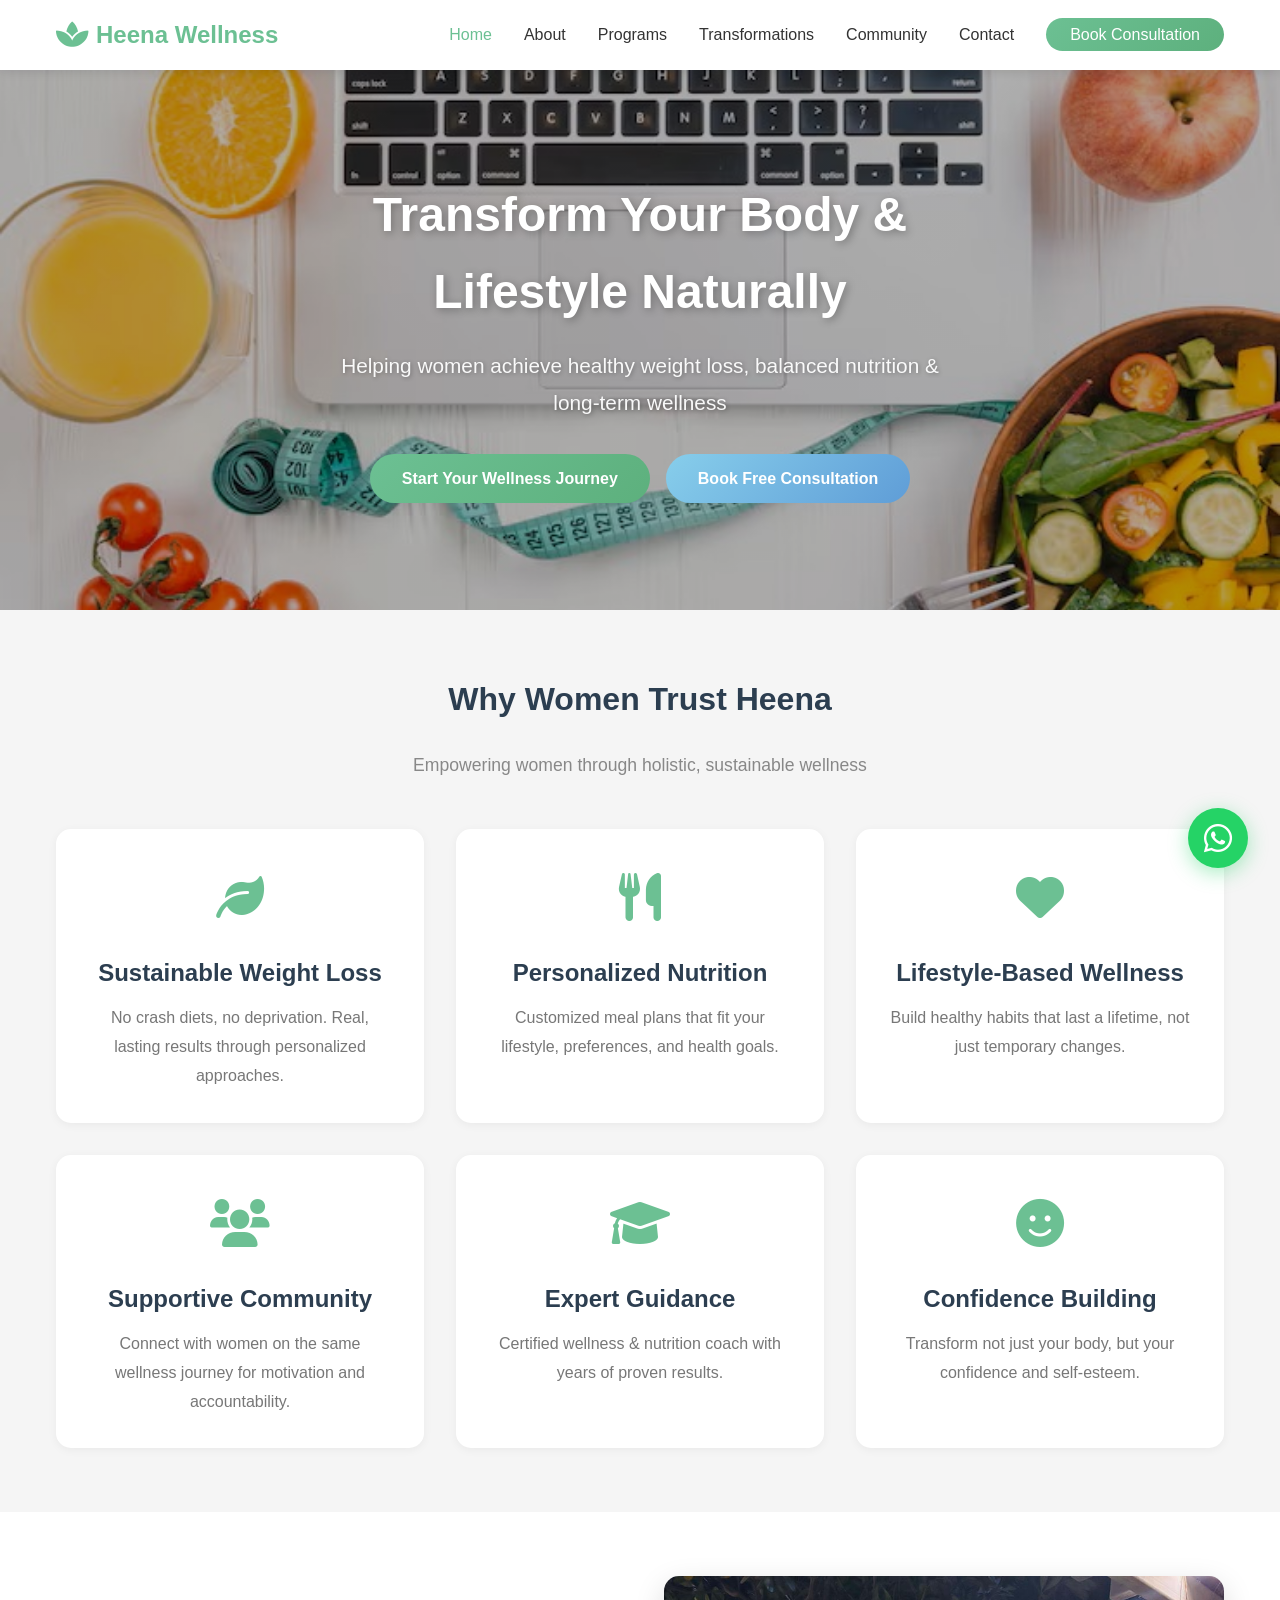
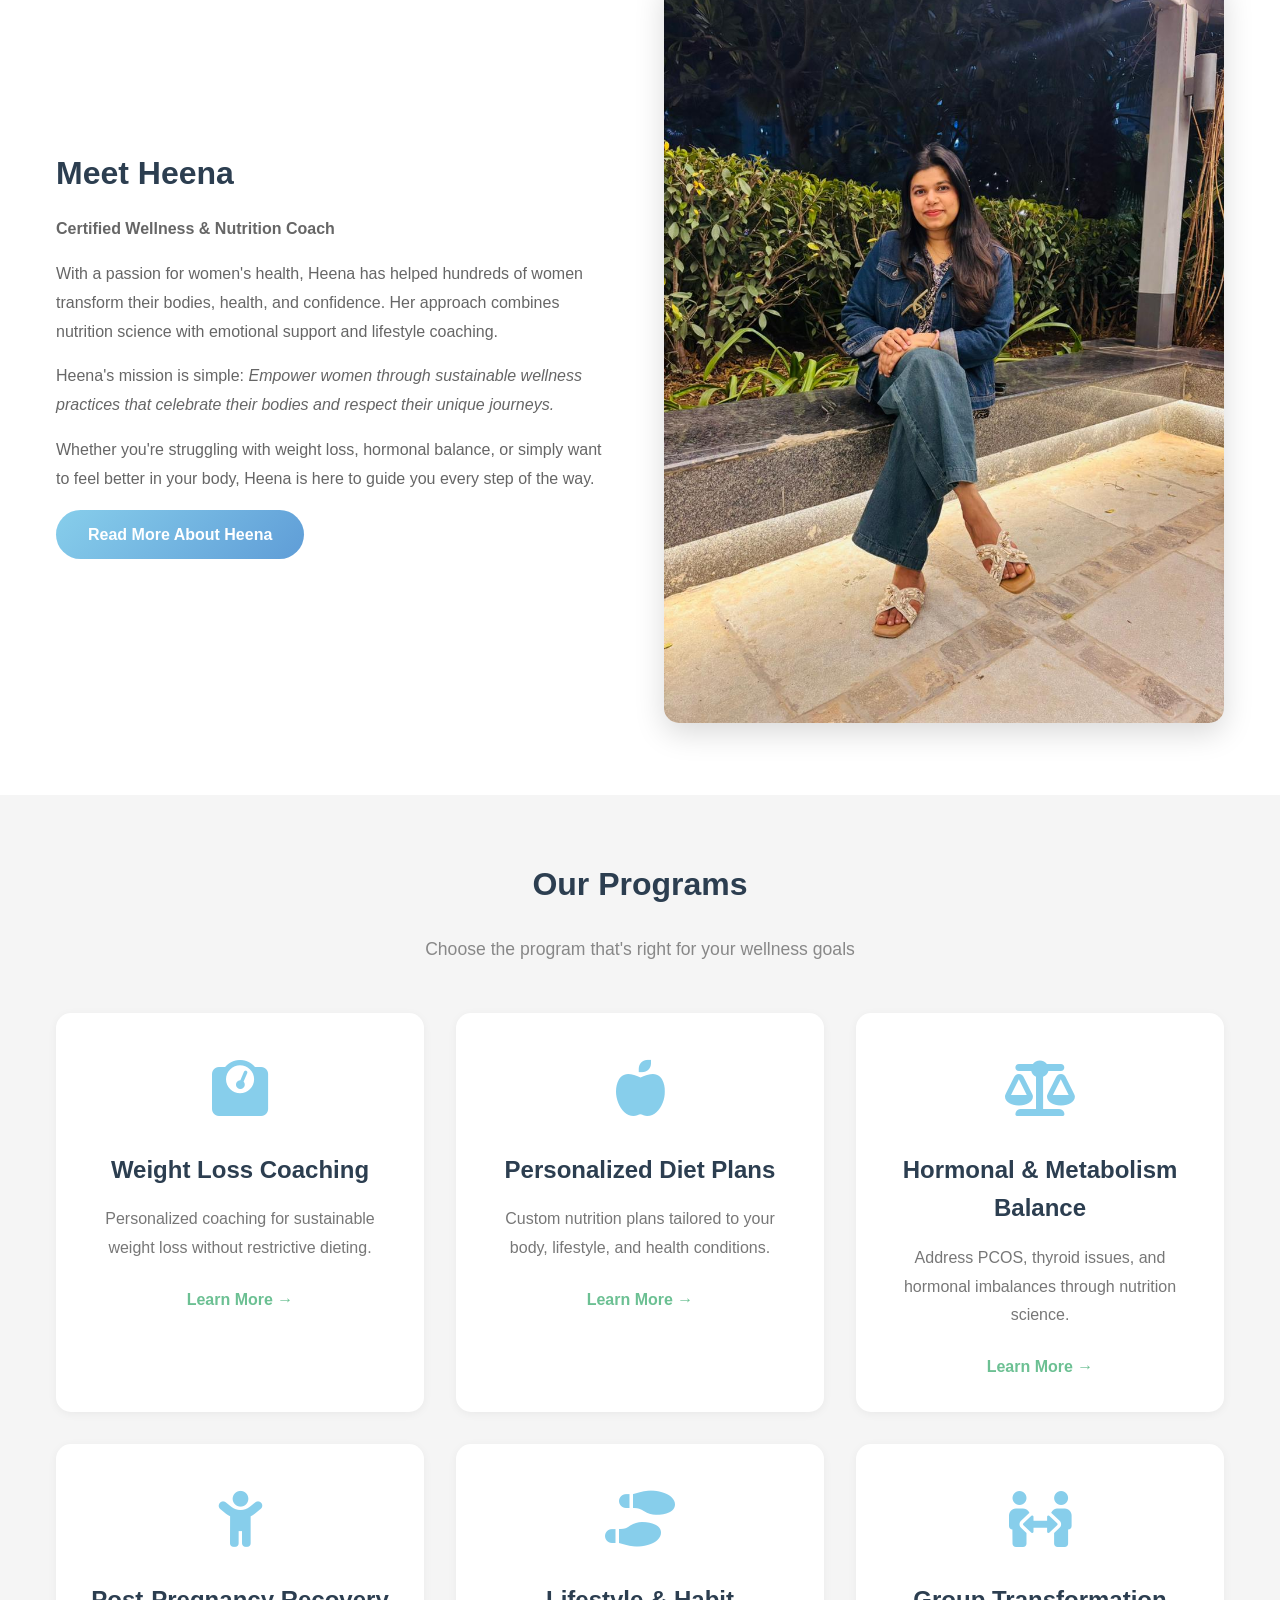
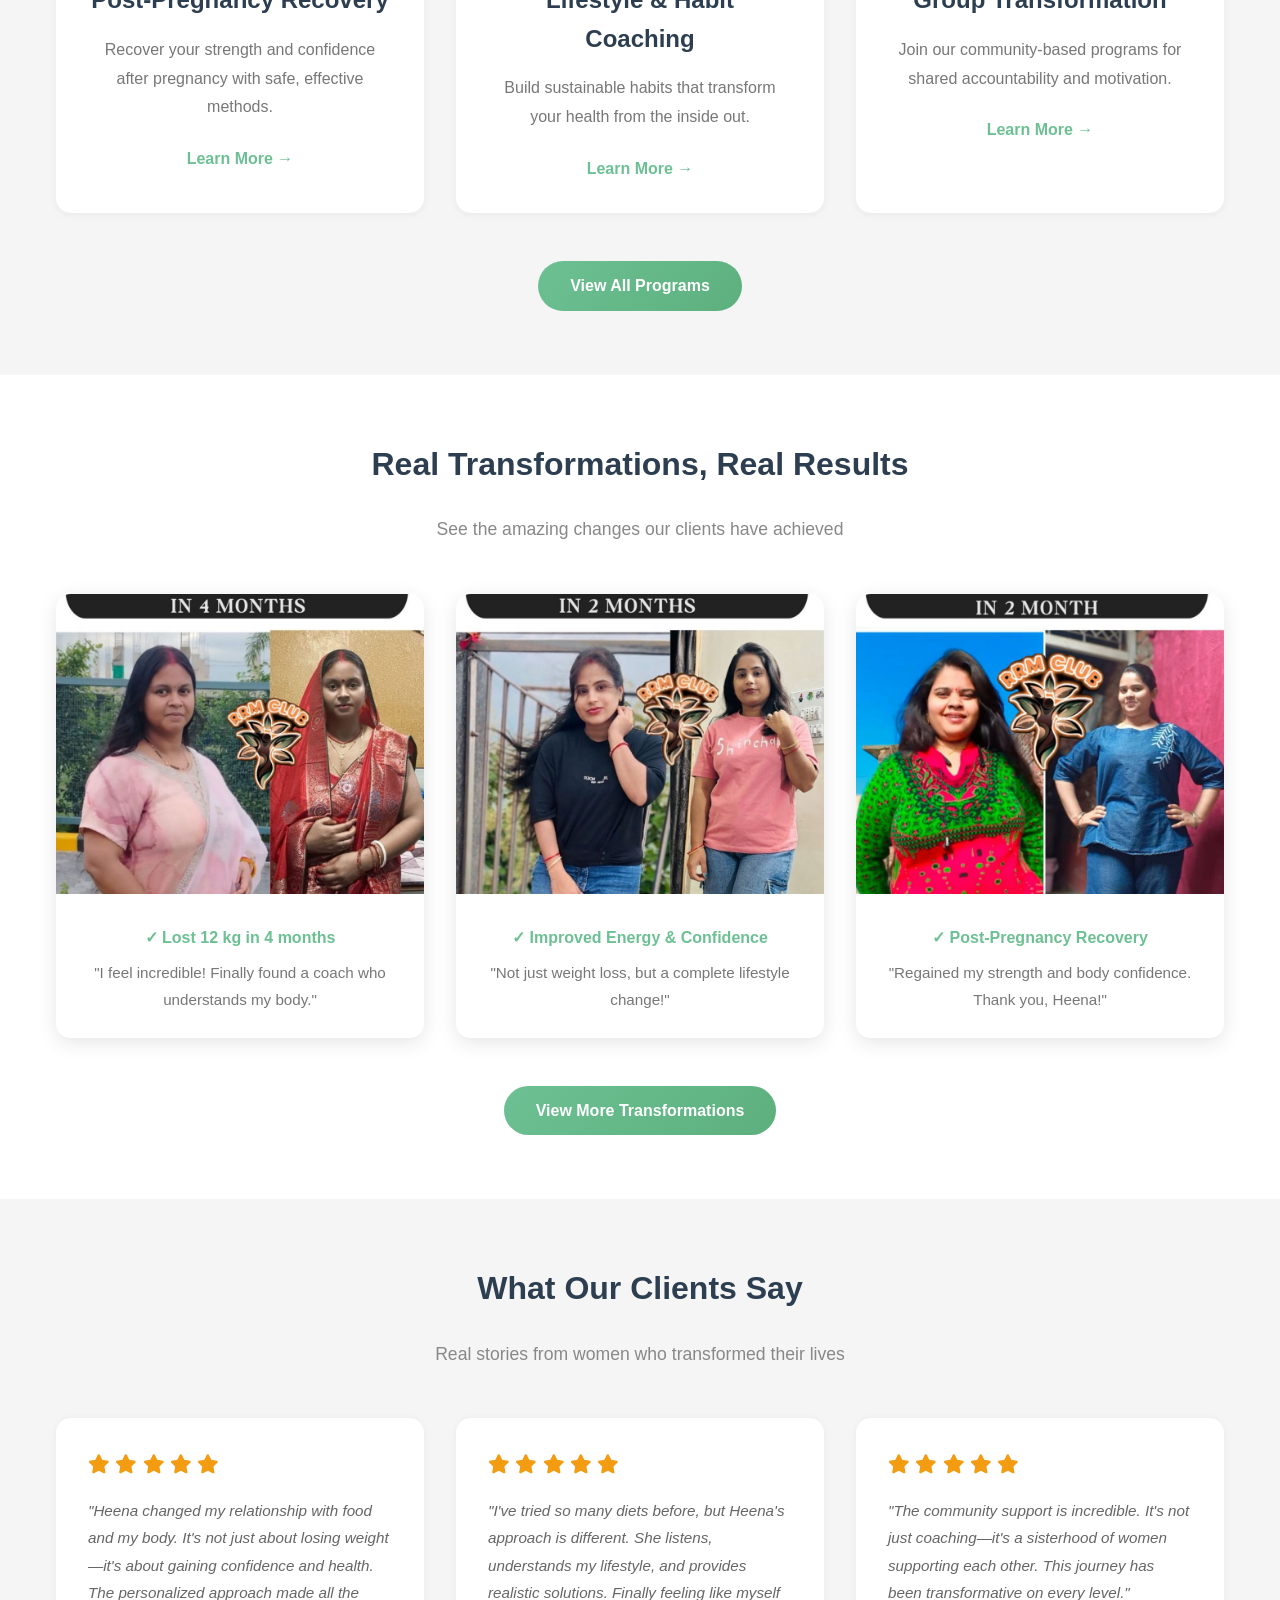
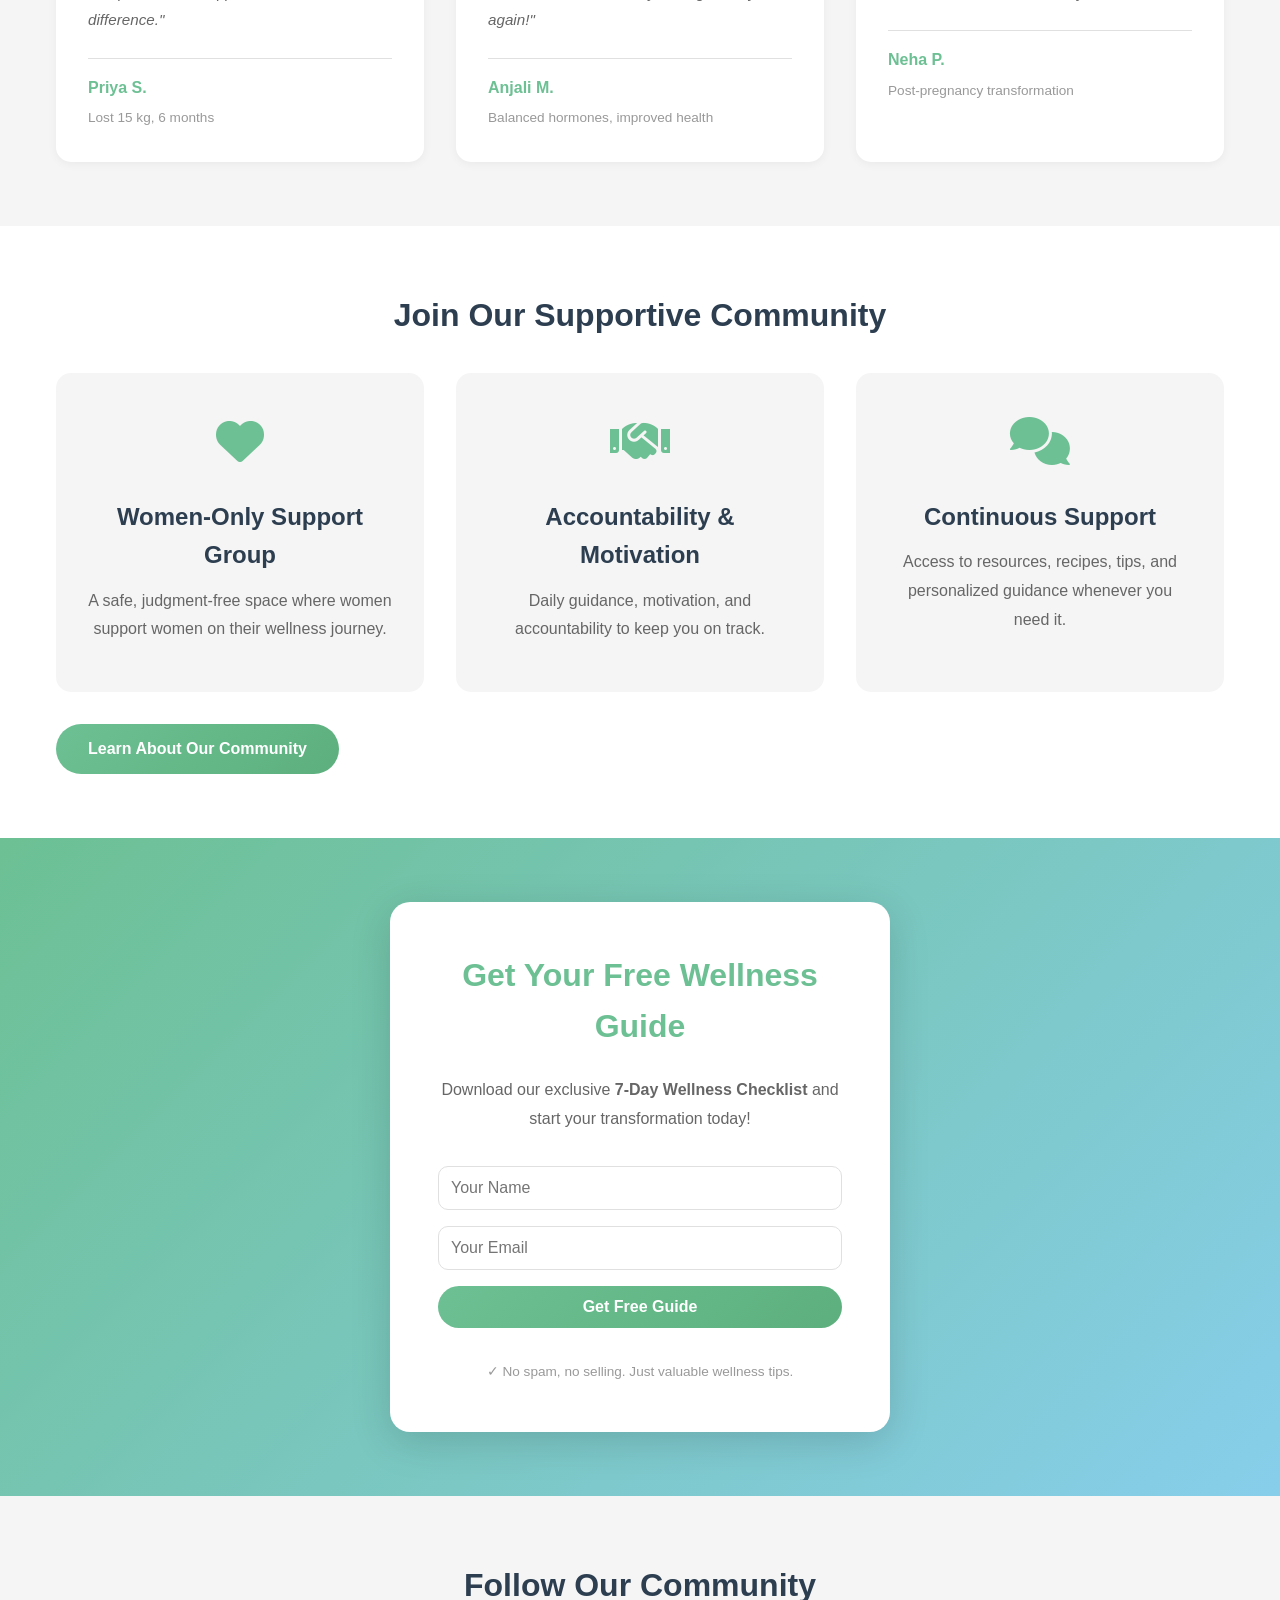
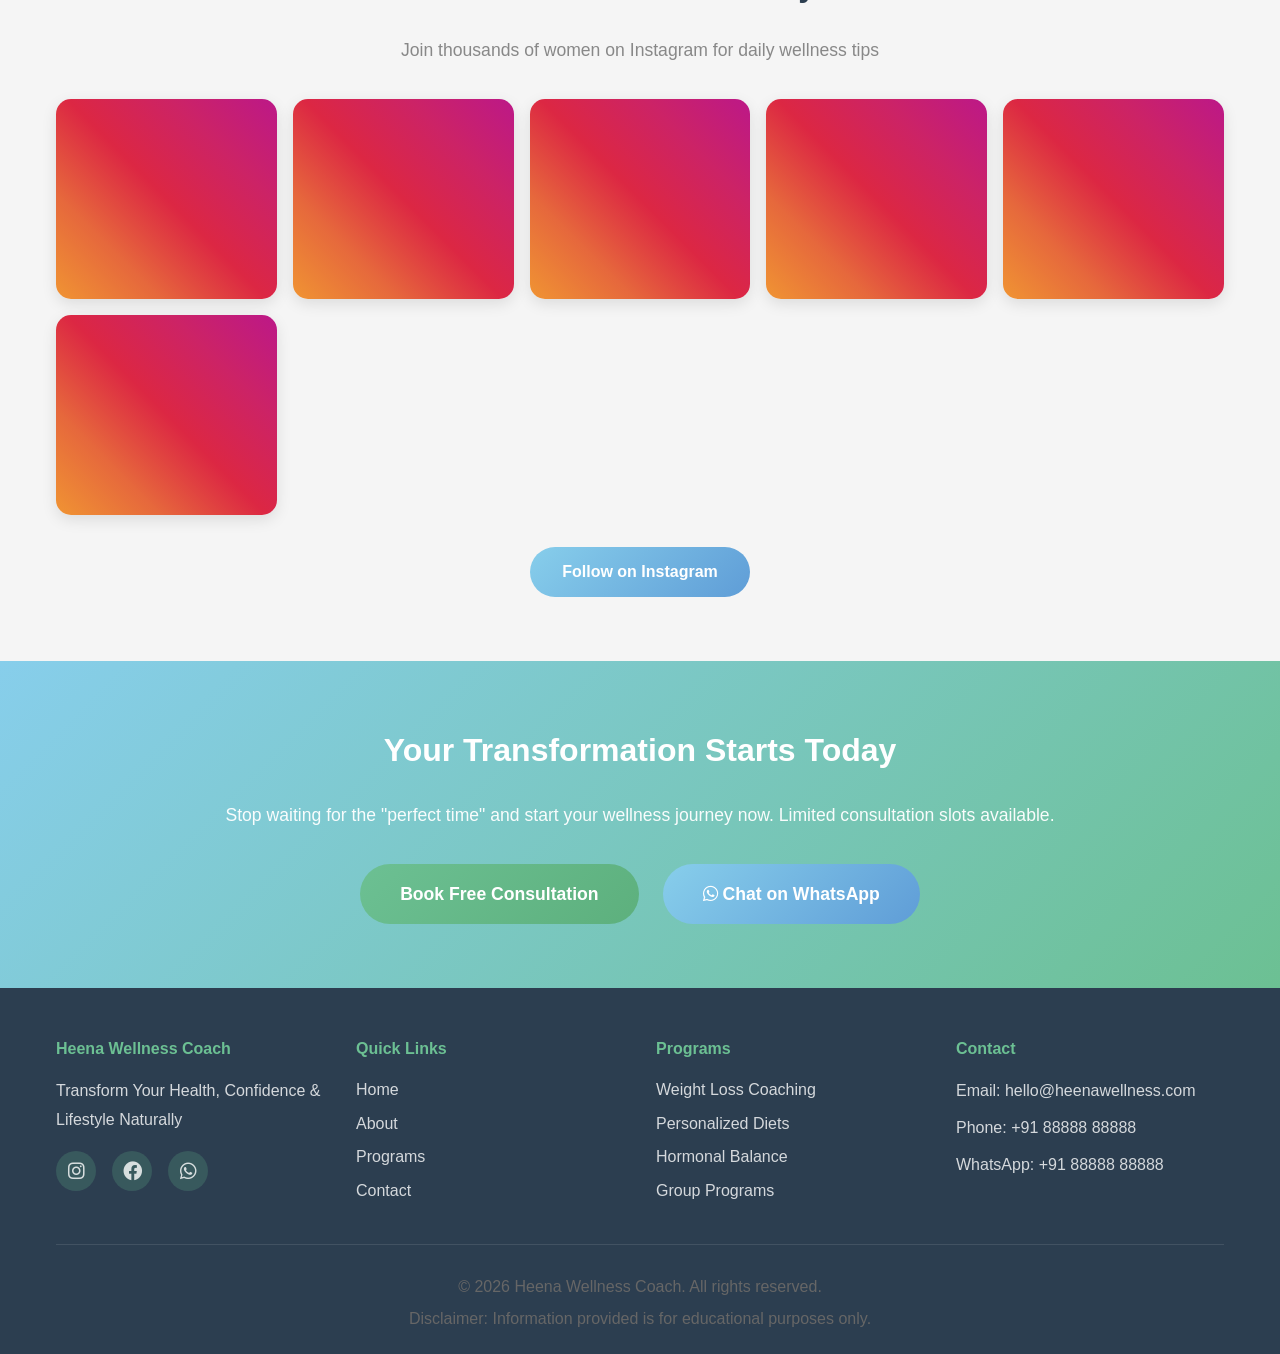
<file: index.html>
<!DOCTYPE html>
<html lang="en">
<head>
    <meta charset="UTF-8">
    <meta name="viewport" content="width=device-width, initial-scale=1.0">
    <meta name="description" content="Heena Wellness Coach - Transform Your Health, Confidence & Lifestyle Naturally. Dietitian, Nutrition Coaching & Women Wellness.">
    <meta name="keywords" content="wellness coach for women, healthy weight loss, nutrition coach, dietitian coaching, women wellness programs">
    <title>Heena Wellness Coach | Women's Health & Nutrition Coaching</title>
    <link rel="stylesheet" href="assets/css/styles.css">
    <link rel="stylesheet" href="https://cdnjs.cloudflare.com/ajax/libs/font-awesome/6.0.0/css/all.min.css">
</head>
<body>
    <!-- Navigation -->
    <nav class="navbar">
        <div class="nav-container">
            <div class="nav-logo">
                <a href="index.html">
                    <i class="fas fa-spa"></i>
                    <span>Heena Wellness</span>
                </a>
            </div>
            <div class="hamburger" id="hamburger">
                <span></span>
                <span></span>
                <span></span>
            </div>
            <ul class="nav-menu" id="navMenu">
                <li><a href="index.html" class="nav-link active">Home</a></li>
                <li><a href="about.html" class="nav-link">About</a></li>
                <li><a href="programs.html" class="nav-link">Programs</a></li>
                <li><a href="transformations.html" class="nav-link">Transformations</a></li>
                <li><a href="community.html" class="nav-link">Community</a></li>
                <li><a href="contact.html" class="nav-link">Contact</a></li>
                <li><a href="contact.html" class="nav-link btn-cta">Book Consultation</a></li>
            </ul>
        </div>
    </nav>

    <!-- HERO SECTION -->
    <section class="hero" style="background: linear-gradient(rgba(0,0,0,0.3), rgba(0,0,0,0.3)), url('assets/images/hero-bg.jpg') center/cover;">
        <div class="hero-content">
            <h1>Transform Your Body & Lifestyle Naturally</h1>
            <p>Helping women achieve healthy weight loss, balanced nutrition & long-term wellness</p>
            <div class="hero-buttons">
                <a href="#contact" class="btn btn-primary">Start Your Wellness Journey</a>
                <a href="contact.html" class="btn btn-secondary">Book Free Consultation</a>
            </div>
        </div>
    </section>

    <!-- TRUST / VALUE SECTION -->
    <section class="trust-section">
        <div class="container">
            <h2>Why Women Trust Heena</h2>
            <p class="section-subtitle">Empowering women through holistic, sustainable wellness</p>
            <div class="benefits-grid">
                <div class="benefit-card">
                    <div class="benefit-icon">
                        <i class="fas fa-leaf"></i>
                    </div>
                    <h3>Sustainable Weight Loss</h3>
                    <p>No crash diets, no deprivation. Real, lasting results through personalized approaches.</p>
                </div>
                <div class="benefit-card">
                    <div class="benefit-icon">
                        <i class="fas fa-utensils"></i>
                    </div>
                    <h3>Personalized Nutrition</h3>
                    <p>Customized meal plans that fit your lifestyle, preferences, and health goals.</p>
                </div>
                <div class="benefit-card">
                    <div class="benefit-icon">
                        <i class="fas fa-heart"></i>
                    </div>
                    <h3>Lifestyle-Based Wellness</h3>
                    <p>Build healthy habits that last a lifetime, not just temporary changes.</p>
                </div>
                <div class="benefit-card">
                    <div class="benefit-icon">
                        <i class="fas fa-users"></i>
                    </div>
                    <h3>Supportive Community</h3>
                    <p>Connect with women on the same wellness journey for motivation and accountability.</p>
                </div>
                <div class="benefit-card">
                    <div class="benefit-icon">
                        <i class="fas fa-graduation-cap"></i>
                    </div>
                    <h3>Expert Guidance</h3>
                    <p>Certified wellness & nutrition coach with years of proven results.</p>
                </div>
                <div class="benefit-card">
                    <div class="benefit-icon">
                        <i class="fas fa-smile"></i>
                    </div>
                    <h3>Confidence Building</h3>
                    <p>Transform not just your body, but your confidence and self-esteem.</p>
                </div>
            </div>
        </div>
    </section>

    <!-- ABOUT PREVIEW SECTION -->
    <section class="about-preview">
        <div class="container">
            <div class="about-preview-content">
                <div class="about-preview-text">
                    <h2>Meet Heena</h2>
                    <p><strong>Certified Wellness & Nutrition Coach</strong></p>
                    <p>With a passion for women's health, Heena has helped hundreds of women transform their bodies, health, and confidence. Her approach combines nutrition science with emotional support and lifestyle coaching.</p>
                    <p>Heena's mission is simple: <em>Empower women through sustainable wellness practices that celebrate their bodies and respect their unique journeys.</em></p>
                    <p>Whether you're struggling with weight loss, hormonal balance, or simply want to feel better in your body, Heena is here to guide you every step of the way.</p>
                    <a href="about.html" class="btn btn-secondary">Read More About Heena</a>
                </div>
                <div class="about-preview-image">
                    <img src="assets/images/heena-preview.jpg" alt="Heena Wellness Coach">
                </div>
            </div>
        </div>
    </section>

    <!-- PROGRAMS / SERVICES SECTION -->
    <section class="programs-section">
        <div class="container">
            <h2>Our Programs</h2>
            <p class="section-subtitle">Choose the program that's right for your wellness goals</p>
            <div class="programs-grid">
                <div class="program-card">
                    <div class="program-icon">
                        <i class="fas fa-weight"></i>
                    </div>
                    <h3>Weight Loss Coaching</h3>
                    <p>Personalized coaching for sustainable weight loss without restrictive dieting.</p>
                    <a href="programs.html#weight-loss" class="link-arrow">Learn More →</a>
                </div>
                <div class="program-card">
                    <div class="program-icon">
                        <i class="fas fa-apple-alt"></i>
                    </div>
                    <h3>Personalized Diet Plans</h3>
                    <p>Custom nutrition plans tailored to your body, lifestyle, and health conditions.</p>
                    <a href="programs.html#diet-plans" class="link-arrow">Learn More →</a>
                </div>
                <div class="program-card">
                    <div class="program-icon">
                        <i class="fas fa-balance-scale"></i>
                    </div>
                    <h3>Hormonal & Metabolism Balance</h3>
                    <p>Address PCOS, thyroid issues, and hormonal imbalances through nutrition science.</p>
                    <a href="programs.html#hormonal-balance" class="link-arrow">Learn More →</a>
                </div>
                <div class="program-card">
                    <div class="program-icon">
                        <i class="fas fa-child"></i>
                    </div>
                    <h3>Post-Pregnancy Recovery</h3>
                    <p>Recover your strength and confidence after pregnancy with safe, effective methods.</p>
                    <a href="programs.html#post-pregnancy" class="link-arrow">Learn More →</a>
                </div>
                <div class="program-card">
                    <div class="program-icon">
                        <i class="fas fa-shoe-prints"></i>
                    </div>
                    <h3>Lifestyle & Habit Coaching</h3>
                    <p>Build sustainable habits that transform your health from the inside out.</p>
                    <a href="programs.html#lifestyle" class="link-arrow">Learn More →</a>
                </div>
                <div class="program-card">
                    <div class="program-icon">
                        <i class="fas fa-people-arrows"></i>
                    </div>
                    <h3>Group Transformation</h3>
                    <p>Join our community-based programs for shared accountability and motivation.</p>
                    <a href="programs.html#group-program" class="link-arrow">Learn More →</a>
                </div>
            </div>
            <div class="text-center" style="margin-top: 3rem;">
                <a href="programs.html" class="btn btn-primary">View All Programs</a>
            </div>
        </div>
    </section>

    <!-- TRANSFORMATION RESULTS SECTION -->
    <section class="transformations-section">
        <div class="container">
            <h2>Real Transformations, Real Results</h2>
            <p class="section-subtitle">See the amazing changes our clients have achieved</p>
            <div class="transformation-gallery">
                <div class="transformation-item">
                    <img src="assets/images/transformation-1.jpg" alt="Transformation before and after">
                    <div class="transformation-info">
                        <h4>✓ Lost 12 kg in 4 months</h4>
                        <p>"I feel incredible! Finally found a coach who understands my body."</p>
                    </div>
                </div>
                <div class="transformation-item">
                    <img src="assets/images/transformation-2.jpg" alt="Transformation before and after">
                    <div class="transformation-info">
                        <h4>✓ Improved Energy & Confidence</h4>
                        <p>"Not just weight loss, but a complete lifestyle change!"</p>
                    </div>
                </div>
                <div class="transformation-item">
                    <img src="assets/images/transformation-3.jpg" alt="Transformation before and after">
                    <div class="transformation-info">
                        <h4>✓ Post-Pregnancy Recovery</h4>
                        <p>"Regained my strength and body confidence. Thank you, Heena!"</p>
                    </div>
                </div>
            </div>
            <div class="text-center" style="margin-top: 3rem;">
                <a href="transformations.html" class="btn btn-primary">View More Transformations</a>
            </div>
        </div>
    </section>

    <!-- TESTIMONIALS SECTION -->
    <section class="testimonials-section">
        <div class="container">
            <h2>What Our Clients Say</h2>
            <p class="section-subtitle">Real stories from women who transformed their lives</p>
            <div class="testimonials-grid">
                <div class="testimonial-card">
                    <div class="stars">
                        <i class="fas fa-star"></i>
                        <i class="fas fa-star"></i>
                        <i class="fas fa-star"></i>
                        <i class="fas fa-star"></i>
                        <i class="fas fa-star"></i>
                    </div>
                    <p class="testimonial-text">"Heena changed my relationship with food and my body. It's not just about losing weight—it's about gaining confidence and health. The personalized approach made all the difference."</p>
                    <div class="testimonial-author">
                        <strong>Priya S.</strong>
                        <span>Lost 15 kg, 6 months</span>
                    </div>
                </div>
                <div class="testimonial-card">
                    <div class="stars">
                        <i class="fas fa-star"></i>
                        <i class="fas fa-star"></i>
                        <i class="fas fa-star"></i>
                        <i class="fas fa-star"></i>
                        <i class="fas fa-star"></i>
                    </div>
                    <p class="testimonial-text">"I've tried so many diets before, but Heena's approach is different. She listens, understands my lifestyle, and provides realistic solutions. Finally feeling like myself again!"</p>
                    <div class="testimonial-author">
                        <strong>Anjali M.</strong>
                        <span>Balanced hormones, improved health</span>
                    </div>
                </div>
                <div class="testimonial-card">
                    <div class="stars">
                        <i class="fas fa-star"></i>
                        <i class="fas fa-star"></i>
                        <i class="fas fa-star"></i>
                        <i class="fas fa-star"></i>
                        <i class="fas fa-star"></i>
                    </div>
                    <p class="testimonial-text">"The community support is incredible. It's not just coaching—it's a sisterhood of women supporting each other. This journey has been transformative on every level."</p>
                    <div class="testimonial-author">
                        <strong>Neha P.</strong>
                        <span>Post-pregnancy transformation</span>
                    </div>
                </div>
            </div>
        </div>
    </section>

    <!-- COMMUNITY SECTION -->
    <section class="community-section">
        <div class="container">
            <h2>Join Our Supportive Community</h2>
            <div class="community-content">
                <div class="community-item">
                    <div class="community-icon">
                        <i class="fas fa-heart"></i>
                    </div>
                    <h3>Women-Only Support Group</h3>
                    <p>A safe, judgment-free space where women support women on their wellness journey.</p>
                </div>
                <div class="community-item">
                    <div class="community-icon">
                        <i class="fas fa-handshake"></i>
                    </div>
                    <h3>Accountability & Motivation</h3>
                    <p>Daily guidance, motivation, and accountability to keep you on track.</p>
                </div>
                <div class="community-item">
                    <div class="community-icon">
                        <i class="fas fa-comments"></i>
                    </div>
                    <h3>Continuous Support</h3>
                    <p>Access to resources, recipes, tips, and personalized guidance whenever you need it.</p>
                </div>
            </div>
            <a href="community.html" class="btn btn-primary" style="margin-top: 2rem;">Learn About Our Community</a>
        </div>
    </section>

    <!-- FREE VALUE OFFER (LEAD MAGNET) -->
    <section class="lead-magnet-section">
        <div class="container">
            <div class="lead-magnet-card">
                <h2>Get Your Free Wellness Guide</h2>
                <p>Download our exclusive <strong>7-Day Wellness Checklist</strong> and start your transformation today!</p>
                <form class="lead-magnet-form" id="leadMagnetForm">
                    <input type="text" placeholder="Your Name" required>
                    <input type="email" placeholder="Your Email" required>
                    <button type="submit" class="btn btn-primary">Get Free Guide</button>
                </form>
                <p class="form-note">✓ No spam, no selling. Just valuable wellness tips.</p>
            </div>
        </div>
    </section>

    <!-- SOCIAL PROOF / INSTAGRAM SECTION -->
    <section class="social-proof-section">
        <div class="container">
            <h2>Follow Our Community</h2>
            <p class="section-subtitle">Join thousands of women on Instagram for daily wellness tips</p>
            <div class="instagram-grid">
                <div class="instagram-item" style="background: linear-gradient(45deg, #f09433 0%, #e6683c 25%, #dc2743 50%, #cc2366 75%, #bc1888 100%);"></div>
                <div class="instagram-item" style="background: linear-gradient(45deg, #f09433 0%, #e6683c 25%, #dc2743 50%, #cc2366 75%, #bc1888 100%);"></div>
                <div class="instagram-item" style="background: linear-gradient(45deg, #f09433 0%, #e6683c 25%, #dc2743 50%, #cc2366 75%, #bc1888 100%);"></div>
                <div class="instagram-item" style="background: linear-gradient(45deg, #f09433 0%, #e6683c 25%, #dc2743 50%, #cc2366 75%, #bc1888 100%);"></div>
                <div class="instagram-item" style="background: linear-gradient(45deg, #f09433 0%, #e6683c 25%, #dc2743 50%, #cc2366 75%, #bc1888 100%);"></div>
                <div class="instagram-item" style="background: linear-gradient(45deg, #f09433 0%, #e6683c 25%, #dc2743 50%, #cc2366 75%, #bc1888 100%);"></div>
            </div>
            <div class="text-center" style="margin-top: 2rem;">
                <a href="https://instagram.com" target="_blank" class="btn btn-secondary">Follow on Instagram</a>
            </div>
        </div>
    </section>

    <!-- FINAL CTA SECTION -->
    <section class="final-cta-section">
        <div class="container">
            <h2>Your Transformation Starts Today</h2>
            <p>Stop waiting for the "perfect time" and start your wellness journey now. Limited consultation slots available.</p>
            <div class="cta-buttons">
                <a href="contact.html" class="btn btn-primary btn-lg">Book Free Consultation</a>
                <a href="https://wa.me/918888888888" target="_blank" class="btn btn-secondary btn-lg">
                    <i class="fab fa-whatsapp"></i> Chat on WhatsApp
                </a>
            </div>
        </div>
    </section>

    <!-- FOOTER -->
    <footer class="footer">
        <div class="container">
            <div class="footer-content">
                <div class="footer-section">
                    <h4>Heena Wellness Coach</h4>
                    <p>Transform Your Health, Confidence & Lifestyle Naturally</p>
                    <div class="social-links">
                        <a href="https://instagram.com" target="_blank"><i class="fab fa-instagram"></i></a>
                        <a href="https://facebook.com" target="_blank"><i class="fab fa-facebook"></i></a>
                        <a href="https://wa.me/918888888888" target="_blank"><i class="fab fa-whatsapp"></i></a>
                    </div>
                </div>
                <div class="footer-section">
                    <h4>Quick Links</h4>
                    <ul>
                        <li><a href="index.html">Home</a></li>
                        <li><a href="about.html">About</a></li>
                        <li><a href="programs.html">Programs</a></li>
                        <li><a href="contact.html">Contact</a></li>
                    </ul>
                </div>
                <div class="footer-section">
                    <h4>Programs</h4>
                    <ul>
                        <li><a href="programs.html#weight-loss">Weight Loss Coaching</a></li>
                        <li><a href="programs.html#diet-plans">Personalized Diets</a></li>
                        <li><a href="programs.html#hormonal-balance">Hormonal Balance</a></li>
                        <li><a href="programs.html#group-program">Group Programs</a></li>
                    </ul>
                </div>
                <div class="footer-section">
                    <h4>Contact</h4>
                    <p>Email: hello@heenawellness.com</p>
                    <p>Phone: +91 88888 88888</p>
                    <p>WhatsApp: +91 88888 88888</p>
                </div>
            </div>
            <div class="footer-bottom">
                <p>&copy; 2026 Heena Wellness Coach. All rights reserved.</p>
                <p>Disclaimer: Information provided is for educational purposes only.</p>
            </div>
        </div>
    </footer>

    <!-- WhatsApp Floating Button -->
    <a href="https://wa.me/918888888888" class="whatsapp-btn" target="_blank" title="Chat on WhatsApp">
        <i class="fab fa-whatsapp"></i>
    </a>

    <script src="assets/js/script.js"></script>
</body>
</html>
</file>
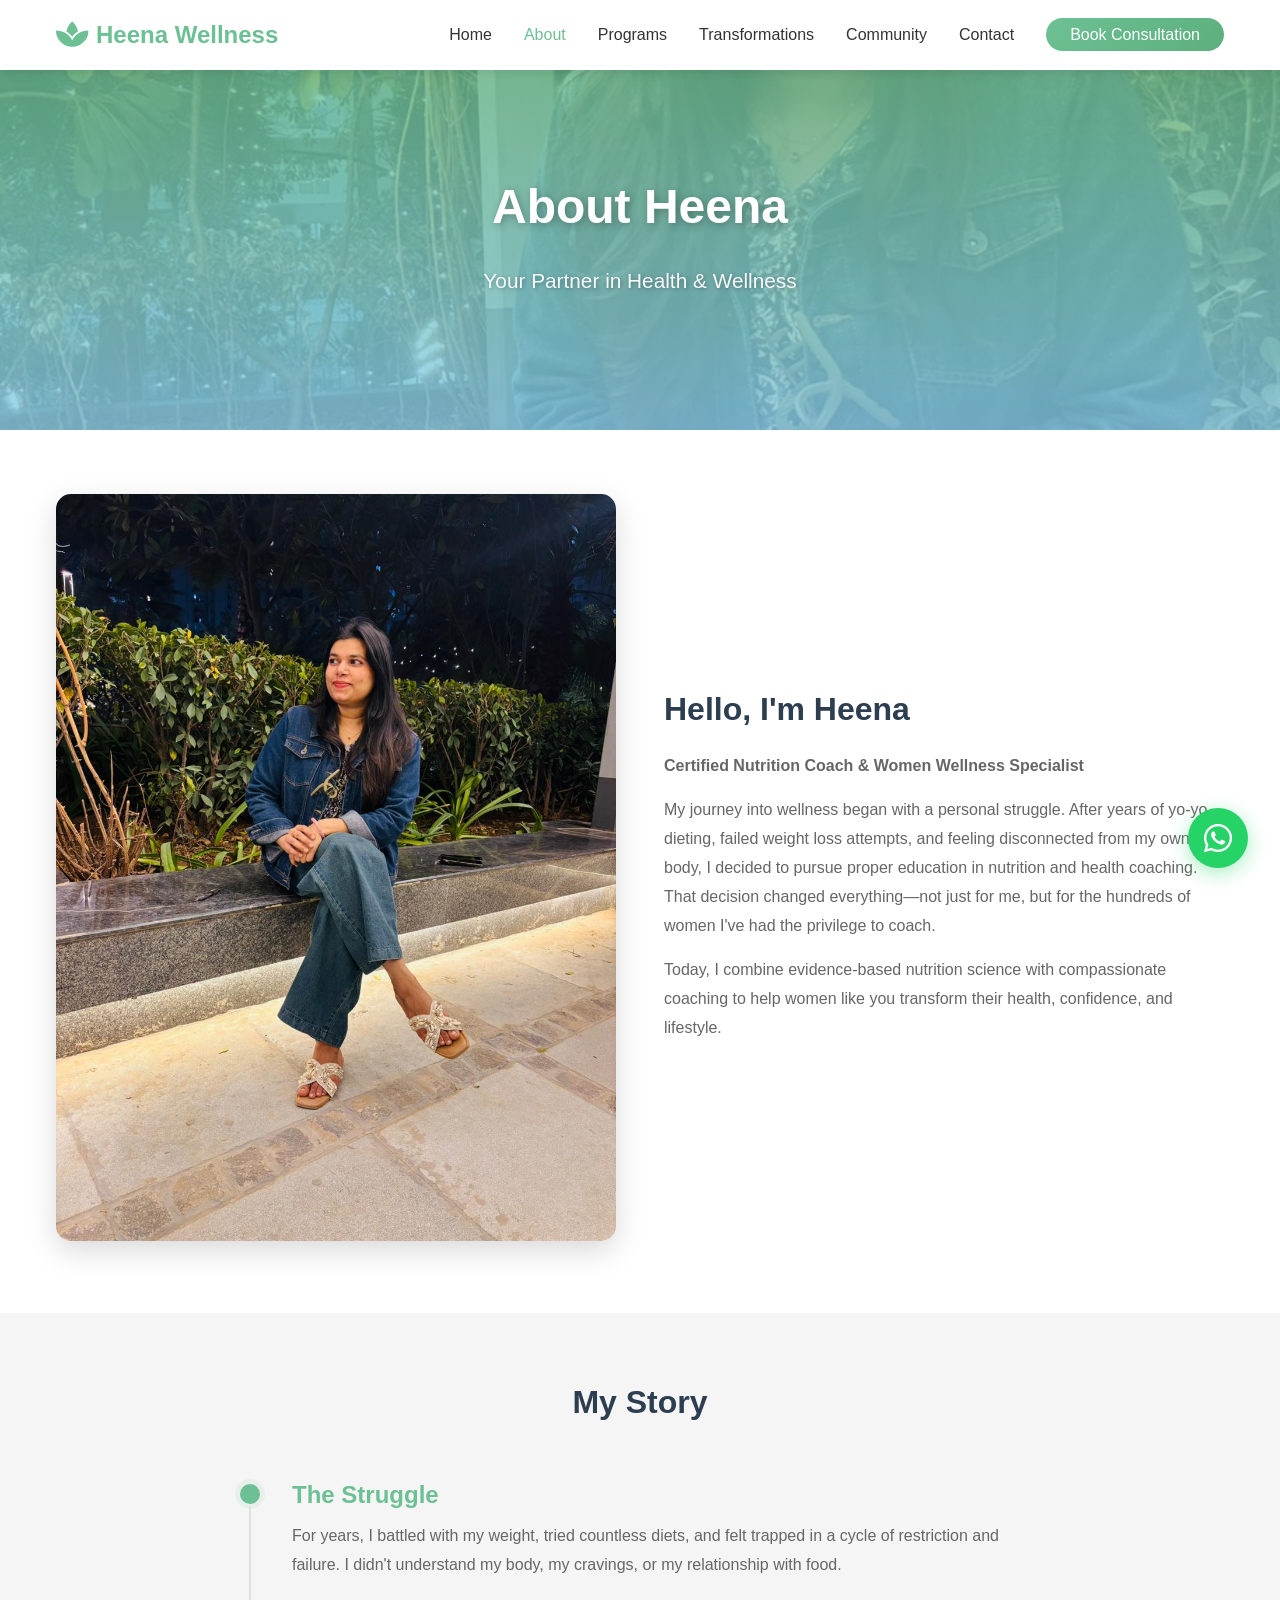
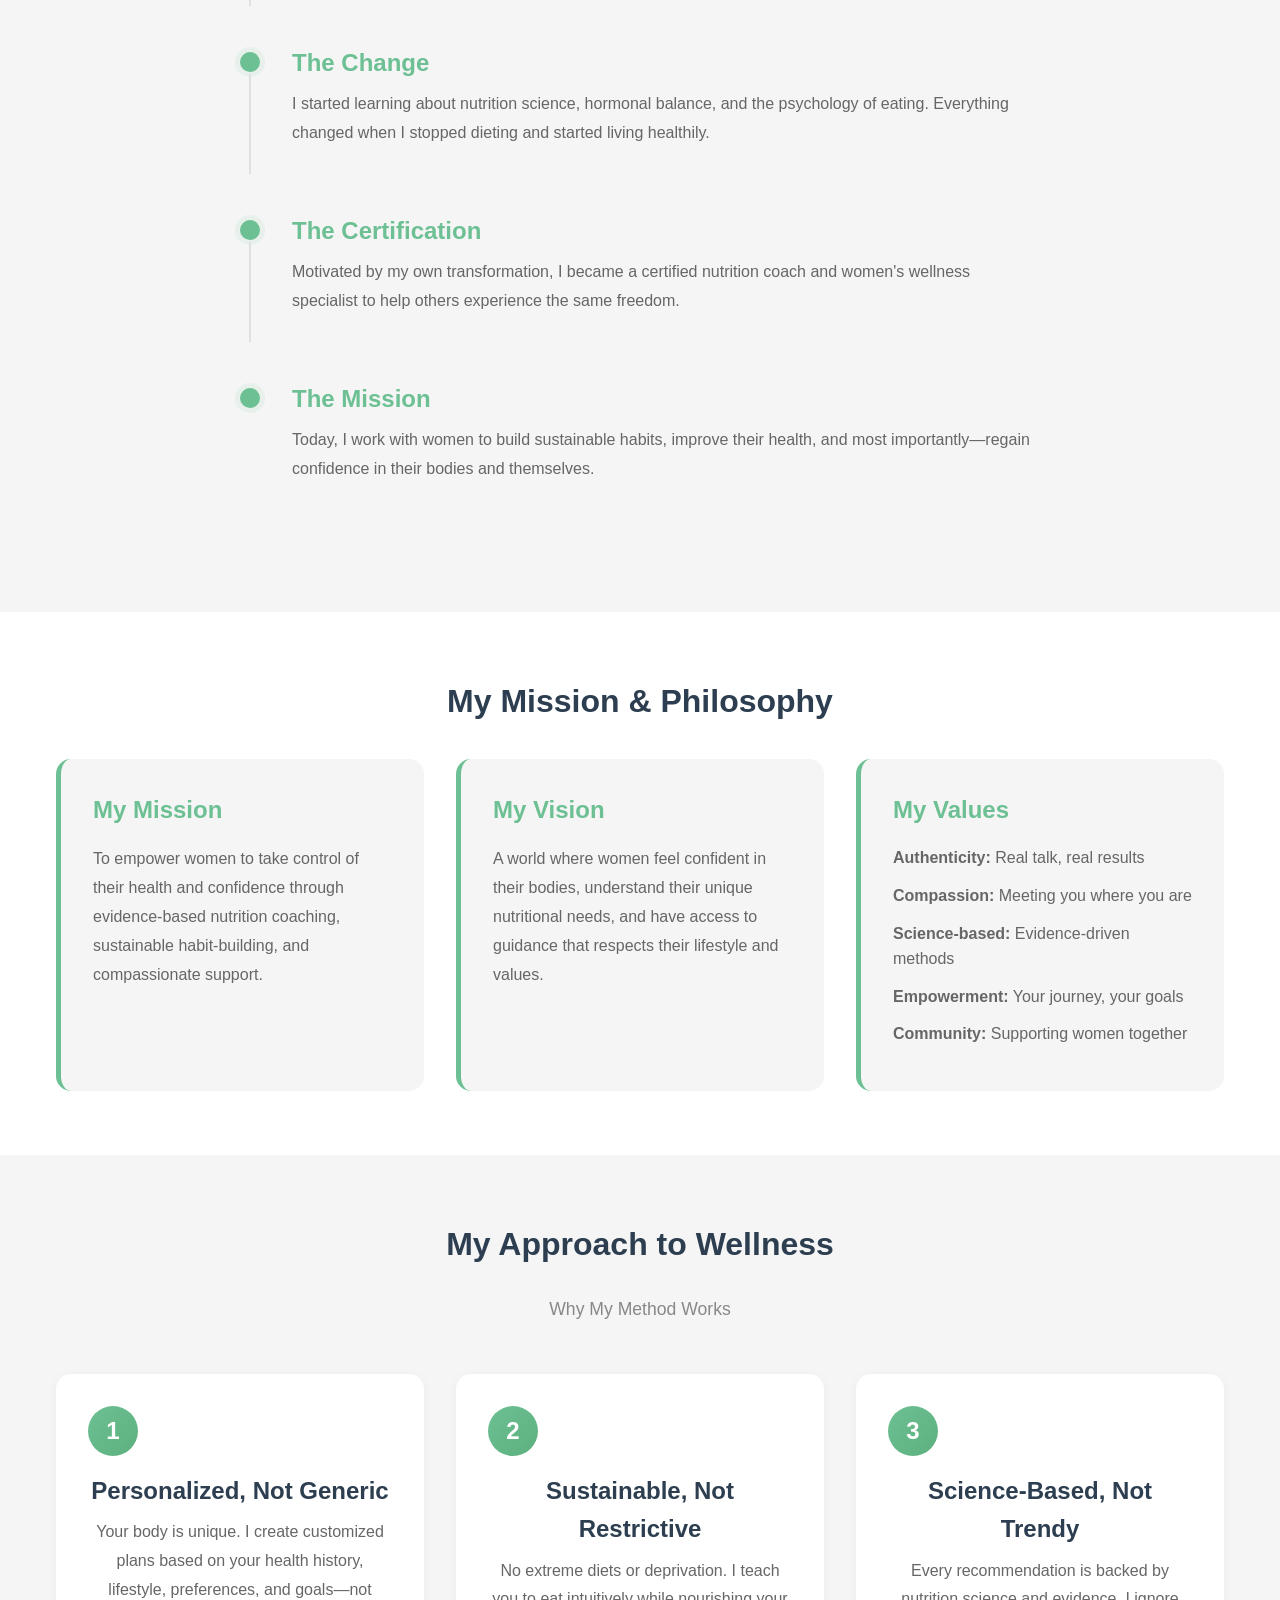
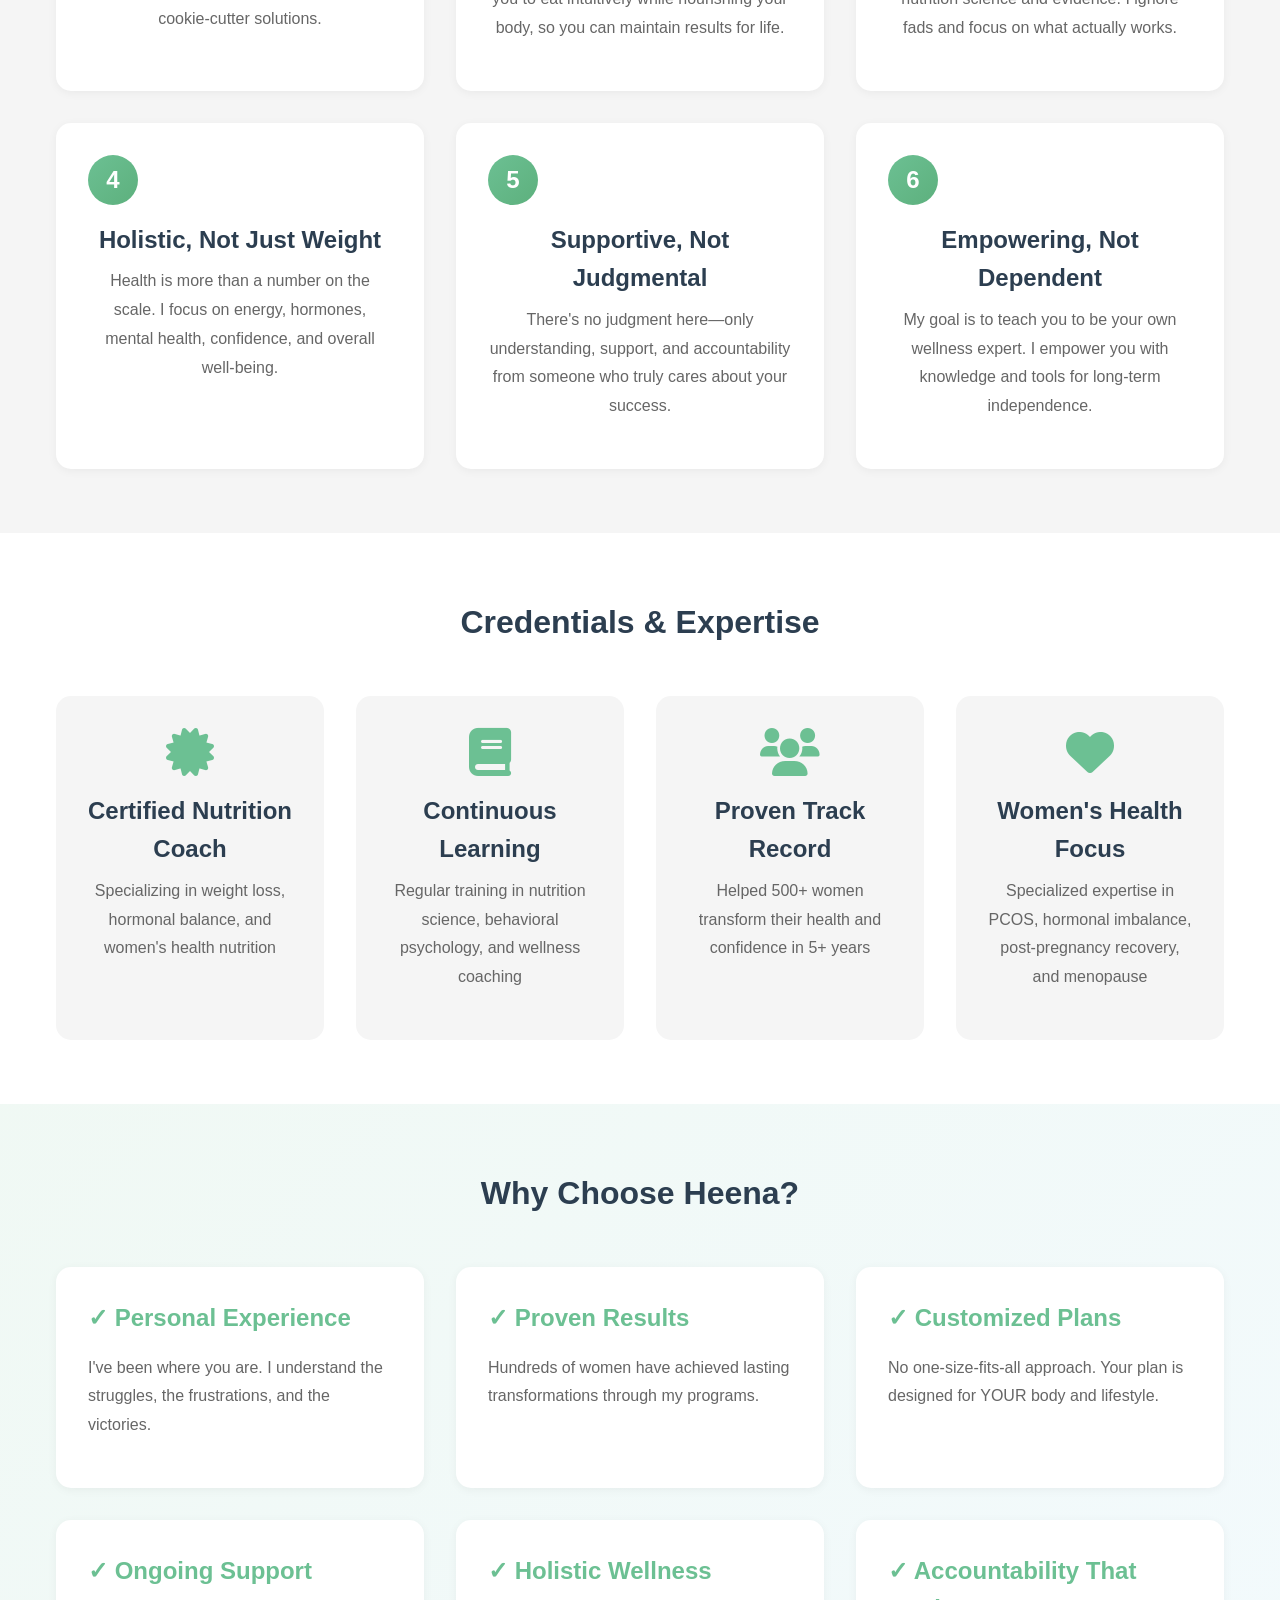
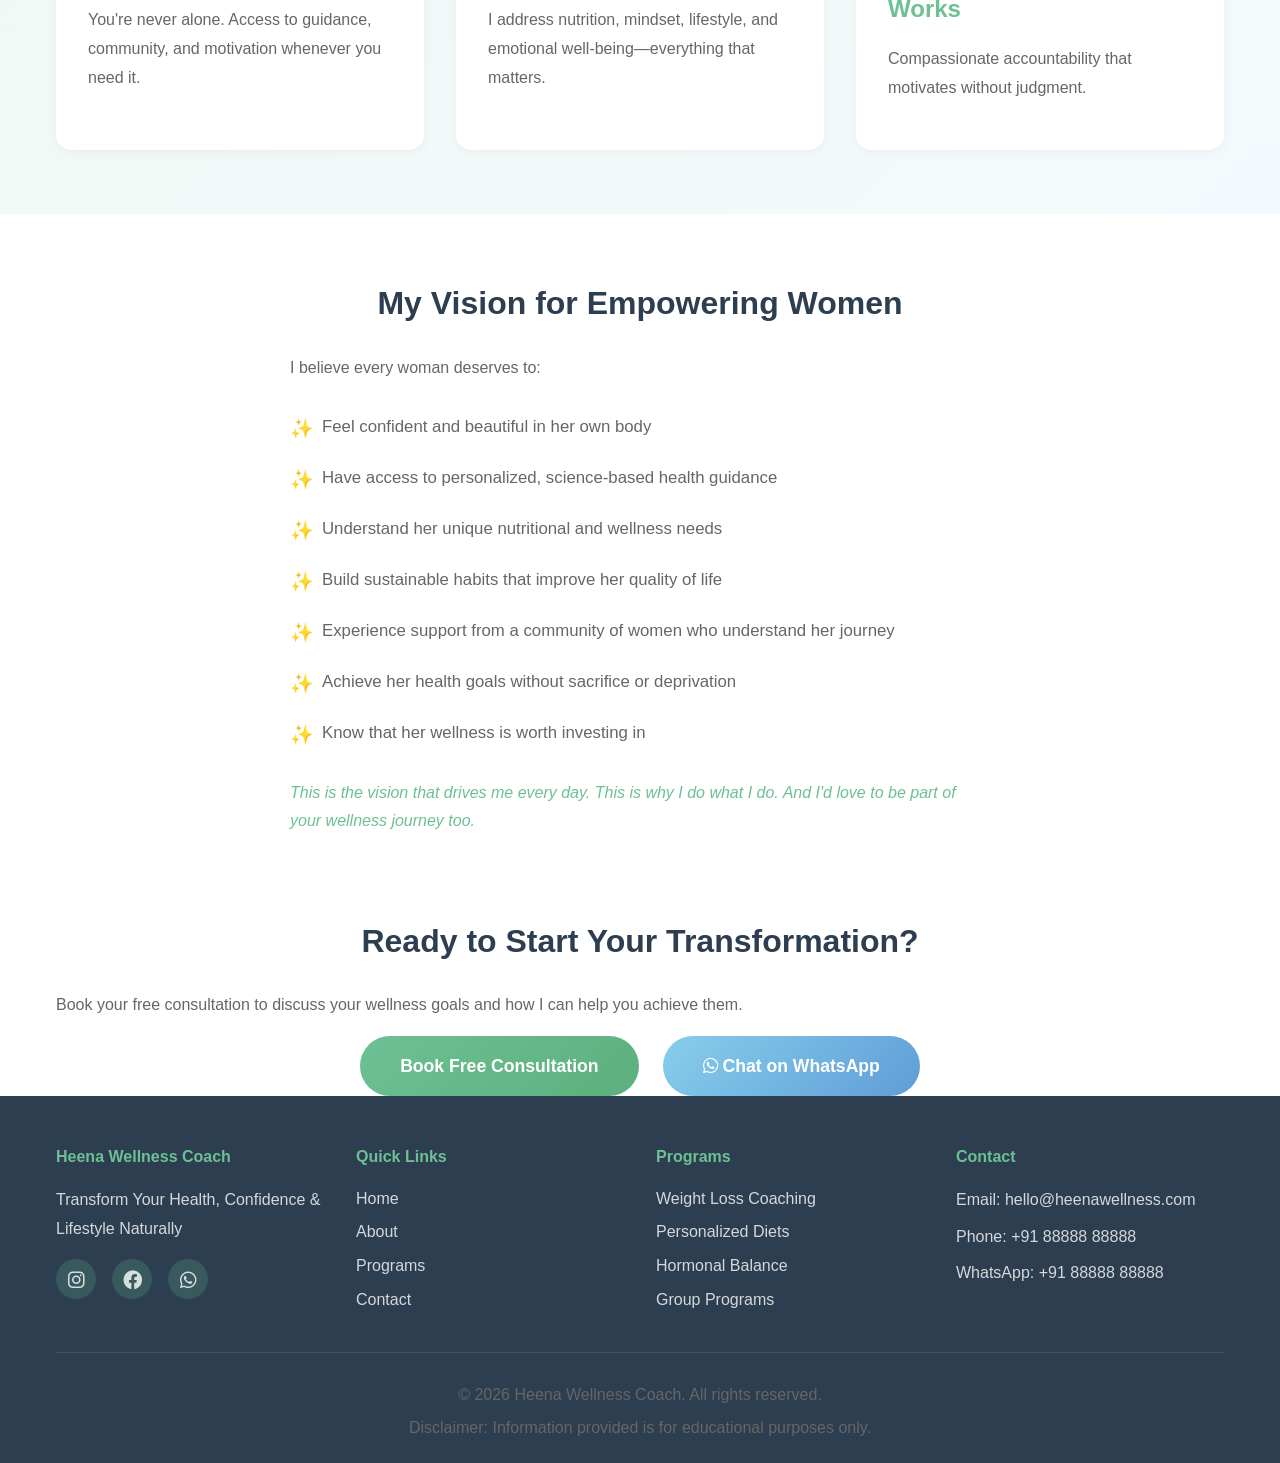
<file: about.html>
<!DOCTYPE html>
<html lang="en">
<head>
    <meta charset="UTF-8">
    <meta name="viewport" content="width=device-width, initial-scale=1.0">
    <meta name="description" content="Learn about Heena - Certified Wellness Coach. Her mission, philosophy, and approach to empowering women through sustainable wellness.">
    <title>About Heena | Wellness Coach for Women</title>
    <link rel="stylesheet" href="assets/css/styles.css">
    <link rel="stylesheet" href="https://cdnjs.cloudflare.com/ajax/libs/font-awesome/6.0.0/css/all.min.css">
</head>
<body>
    <!-- Navigation -->
    <nav class="navbar">
        <div class="nav-container">
            <div class="nav-logo">
                <a href="index.html">
                    <i class="fas fa-spa"></i>
                    <span>Heena Wellness</span>
                </a>
            </div>
            <div class="hamburger" id="hamburger">
                <span></span>
                <span></span>
                <span></span>
            </div>
            <ul class="nav-menu" id="navMenu">
                <li><a href="index.html" class="nav-link">Home</a></li>
                <li><a href="about.html" class="nav-link active">About</a></li>
                <li><a href="programs.html" class="nav-link">Programs</a></li>
                <li><a href="transformations.html" class="nav-link">Transformations</a></li>
                <li><a href="community.html" class="nav-link">Community</a></li>
                <li><a href="contact.html" class="nav-link">Contact</a></li>
                <li><a href="contact.html" class="nav-link btn-cta">Book Consultation</a></li>
            </ul>
        </div>
    </nav>

    <!-- HERO SECTION -->
    <section class="page-hero" style="background: linear-gradient(rgba(108, 192, 147, 0.8), rgba(135, 206, 235, 0.8)), url('assets/images/about-hero.jpg') center/cover;">
        <div class="hero-content">
            <h1>About Heena</h1>
            <p>Your Partner in Health & Wellness</p>
        </div>
    </section>

    <!-- MAIN CONTENT -->
    <section class="about-section">
        <div class="container">
            <div class="about-content">
                <div class="about-image">
                    <img src="assets/images/heena-about.jpg" alt="Heena Wellness Coach">
                </div>
                <div class="about-text">
                    <h2>Hello, I'm Heena</h2>
                    <p class="highlight">Certified Nutrition Coach & Women Wellness Specialist</p>
                    <p>My journey into wellness began with a personal struggle. After years of yo-yo dieting, failed weight loss attempts, and feeling disconnected from my own body, I decided to pursue proper education in nutrition and health coaching. That decision changed everything—not just for me, but for the hundreds of women I've had the privilege to coach.</p>
                    <p>Today, I combine evidence-based nutrition science with compassionate coaching to help women like you transform their health, confidence, and lifestyle.</p>
                </div>
            </div>
        </div>
    </section>

    <!-- MY STORY SECTION -->
    <section class="story-section">
        <div class="container">
            <h2>My Story</h2>
            <div class="story-timeline">
                <div class="timeline-item">
                    <div class="timeline-marker"></div>
                    <div class="timeline-content">
                        <h3>The Struggle</h3>
                        <p>For years, I battled with my weight, tried countless diets, and felt trapped in a cycle of restriction and failure. I didn't understand my body, my cravings, or my relationship with food.</p>
                    </div>
                </div>
                <div class="timeline-item">
                    <div class="timeline-marker"></div>
                    <div class="timeline-content">
                        <h3>The Change</h3>
                        <p>I started learning about nutrition science, hormonal balance, and the psychology of eating. Everything changed when I stopped dieting and started living healthily.</p>
                    </div>
                </div>
                <div class="timeline-item">
                    <div class="timeline-marker"></div>
                    <div class="timeline-content">
                        <h3>The Certification</h3>
                        <p>Motivated by my own transformation, I became a certified nutrition coach and women's wellness specialist to help others experience the same freedom.</p>
                    </div>
                </div>
                <div class="timeline-item">
                    <div class="timeline-marker"></div>
                    <div class="timeline-content">
                        <h3>The Mission</h3>
                        <p>Today, I work with women to build sustainable habits, improve their health, and most importantly—regain confidence in their bodies and themselves.</p>
                    </div>
                </div>
            </div>
        </div>
    </section>

    <!-- MISSION & PHILOSOPHY SECTION -->
    <section class="mission-section">
        <div class="container">
            <h2>My Mission & Philosophy</h2>
            <div class="mission-grid">
                <div class="mission-card">
                    <h3>My Mission</h3>
                    <p>To empower women to take control of their health and confidence through evidence-based nutrition coaching, sustainable habit-building, and compassionate support.</p>
                </div>
                <div class="mission-card">
                    <h3>My Vision</h3>
                    <p>A world where women feel confident in their bodies, understand their unique nutritional needs, and have access to guidance that respects their lifestyle and values.</p>
                </div>
                <div class="mission-card">
                    <h3>My Values</h3>
                    <ul>
                        <li><strong>Authenticity:</strong> Real talk, real results</li>
                        <li><strong>Compassion:</strong> Meeting you where you are</li>
                        <li><strong>Science-based:</strong> Evidence-driven methods</li>
                        <li><strong>Empowerment:</strong> Your journey, your goals</li>
                        <li><strong>Community:</strong> Supporting women together</li>
                    </ul>
                </div>
            </div>
        </div>
    </section>

    <!-- APPROACH SECTION -->
    <section class="approach-section">
        <div class="container">
            <h2>My Approach to Wellness</h2>
            <p class="section-subtitle">Why My Method Works</p>
            <div class="approach-grid">
                <div class="approach-card">
                    <div class="approach-number">1</div>
                    <h3>Personalized, Not Generic</h3>
                    <p>Your body is unique. I create customized plans based on your health history, lifestyle, preferences, and goals—not cookie-cutter solutions.</p>
                </div>
                <div class="approach-card">
                    <div class="approach-number">2</div>
                    <h3>Sustainable, Not Restrictive</h3>
                    <p>No extreme diets or deprivation. I teach you to eat intuitively while nourishing your body, so you can maintain results for life.</p>
                </div>
                <div class="approach-card">
                    <div class="approach-number">3</div>
                    <h3>Science-Based, Not Trendy</h3>
                    <p>Every recommendation is backed by nutrition science and evidence. I ignore fads and focus on what actually works.</p>
                </div>
                <div class="approach-card">
                    <div class="approach-number">4</div>
                    <h3>Holistic, Not Just Weight</h3>
                    <p>Health is more than a number on the scale. I focus on energy, hormones, mental health, confidence, and overall well-being.</p>
                </div>
                <div class="approach-card">
                    <div class="approach-number">5</div>
                    <h3>Supportive, Not Judgmental</h3>
                    <p>There's no judgment here—only understanding, support, and accountability from someone who truly cares about your success.</p>
                </div>
                <div class="approach-card">
                    <div class="approach-number">6</div>
                    <h3>Empowering, Not Dependent</h3>
                    <p>My goal is to teach you to be your own wellness expert. I empower you with knowledge and tools for long-term independence.</p>
                </div>
            </div>
        </div>
    </section>

    <!-- CREDENTIALS SECTION -->
    <section class="credentials-section">
        <div class="container">
            <h2>Credentials & Expertise</h2>
            <div class="credentials-grid">
                <div class="credential-item">
                    <i class="fas fa-certificate"></i>
                    <h3>Certified Nutrition Coach</h3>
                    <p>Specializing in weight loss, hormonal balance, and women's health nutrition</p>
                </div>
                <div class="credential-item">
                    <i class="fas fa-book"></i>
                    <h3>Continuous Learning</h3>
                    <p>Regular training in nutrition science, behavioral psychology, and wellness coaching</p>
                </div>
                <div class="credential-item">
                    <i class="fas fa-users"></i>
                    <h3>Proven Track Record</h3>
                    <p>Helped 500+ women transform their health and confidence in 5+ years</p>
                </div>
                <div class="credential-item">
                    <i class="fas fa-heart"></i>
                    <h3>Women's Health Focus</h3>
                    <p>Specialized expertise in PCOS, hormonal imbalance, post-pregnancy recovery, and menopause</p>
                </div>
            </div>
        </div>
    </section>

    <!-- WHY CHOOSE HEENA SECTION -->
    <section class="why-heena-section">
        <div class="container">
            <h2>Why Choose Heena?</h2>
            <div class="why-heena-grid">
                <div class="why-card">
                    <h3>✓ Personal Experience</h3>
                    <p>I've been where you are. I understand the struggles, the frustrations, and the victories.</p>
                </div>
                <div class="why-card">
                    <h3>✓ Proven Results</h3>
                    <p>Hundreds of women have achieved lasting transformations through my programs.</p>
                </div>
                <div class="why-card">
                    <h3>✓ Customized Plans</h3>
                    <p>No one-size-fits-all approach. Your plan is designed for YOUR body and lifestyle.</p>
                </div>
                <div class="why-card">
                    <h3>✓ Ongoing Support</h3>
                    <p>You're never alone. Access to guidance, community, and motivation whenever you need it.</p>
                </div>
                <div class="why-card">
                    <h3>✓ Holistic Wellness</h3>
                    <p>I address nutrition, mindset, lifestyle, and emotional well-being—everything that matters.</p>
                </div>
                <div class="why-card">
                    <h3>✓ Accountability That Works</h3>
                    <p>Compassionate accountability that motivates without judgment.</p>
                </div>
            </div>
        </div>
    </section>

    <!-- VISION FOR WOMEN SECTION -->
    <section class="vision-section">
        <div class="container">
            <h2>My Vision for Empowering Women</h2>
            <div class="vision-content">
                <p>I believe every woman deserves to:</p>
                <ul class="vision-list">
                    <li>Feel confident and beautiful in her own body</li>
                    <li>Have access to personalized, science-based health guidance</li>
                    <li>Understand her unique nutritional and wellness needs</li>
                    <li>Build sustainable habits that improve her quality of life</li>
                    <li>Experience support from a community of women who understand her journey</li>
                    <li>Achieve her health goals without sacrifice or deprivation</li>
                    <li>Know that her wellness is worth investing in</li>
                </ul>
                <p style="margin-top: 2rem; font-style: italic; color: var(--primary-color);">This is the vision that drives me every day. This is why I do what I do. And I'd love to be part of your wellness journey too.</p>
            </div>
        </div>
    </section>

    <!-- CTA SECTION -->
    <section class="cta-section">
        <div class="container">
            <h2>Ready to Start Your Transformation?</h2>
            <p>Book your free consultation to discuss your wellness goals and how I can help you achieve them.</p>
            <div class="cta-buttons">
                <a href="contact.html" class="btn btn-primary btn-lg">Book Free Consultation</a>
                <a href="https://wa.me/918888888888" target="_blank" class="btn btn-secondary btn-lg">
                    <i class="fab fa-whatsapp"></i> Chat on WhatsApp
                </a>
            </div>
        </div>
    </section>

    <!-- FOOTER -->
    <footer class="footer">
        <div class="container">
            <div class="footer-content">
                <div class="footer-section">
                    <h4>Heena Wellness Coach</h4>
                    <p>Transform Your Health, Confidence & Lifestyle Naturally</p>
                    <div class="social-links">
                        <a href="https://instagram.com" target="_blank"><i class="fab fa-instagram"></i></a>
                        <a href="https://facebook.com" target="_blank"><i class="fab fa-facebook"></i></a>
                        <a href="https://wa.me/918888888888" target="_blank"><i class="fab fa-whatsapp"></i></a>
                    </div>
                </div>
                <div class="footer-section">
                    <h4>Quick Links</h4>
                    <ul>
                        <li><a href="index.html">Home</a></li>
                        <li><a href="about.html">About</a></li>
                        <li><a href="programs.html">Programs</a></li>
                        <li><a href="contact.html">Contact</a></li>
                    </ul>
                </div>
                <div class="footer-section">
                    <h4>Programs</h4>
                    <ul>
                        <li><a href="programs.html#weight-loss">Weight Loss Coaching</a></li>
                        <li><a href="programs.html#diet-plans">Personalized Diets</a></li>
                        <li><a href="programs.html#hormonal-balance">Hormonal Balance</a></li>
                        <li><a href="programs.html#group-program">Group Programs</a></li>
                    </ul>
                </div>
                <div class="footer-section">
                    <h4>Contact</h4>
                    <p>Email: hello@heenawellness.com</p>
                    <p>Phone: +91 88888 88888</p>
                    <p>WhatsApp: +91 88888 88888</p>
                </div>
            </div>
            <div class="footer-bottom">
                <p>&copy; 2026 Heena Wellness Coach. All rights reserved.</p>
                <p>Disclaimer: Information provided is for educational purposes only.</p>
            </div>
        </div>
    </footer>

    <!-- WhatsApp Floating Button -->
    <a href="https://wa.me/918888888888" class="whatsapp-btn" target="_blank" title="Chat on WhatsApp">
        <i class="fab fa-whatsapp"></i>
    </a>

    <script src="assets/js/script.js"></script>
</body>
</html>
</file>
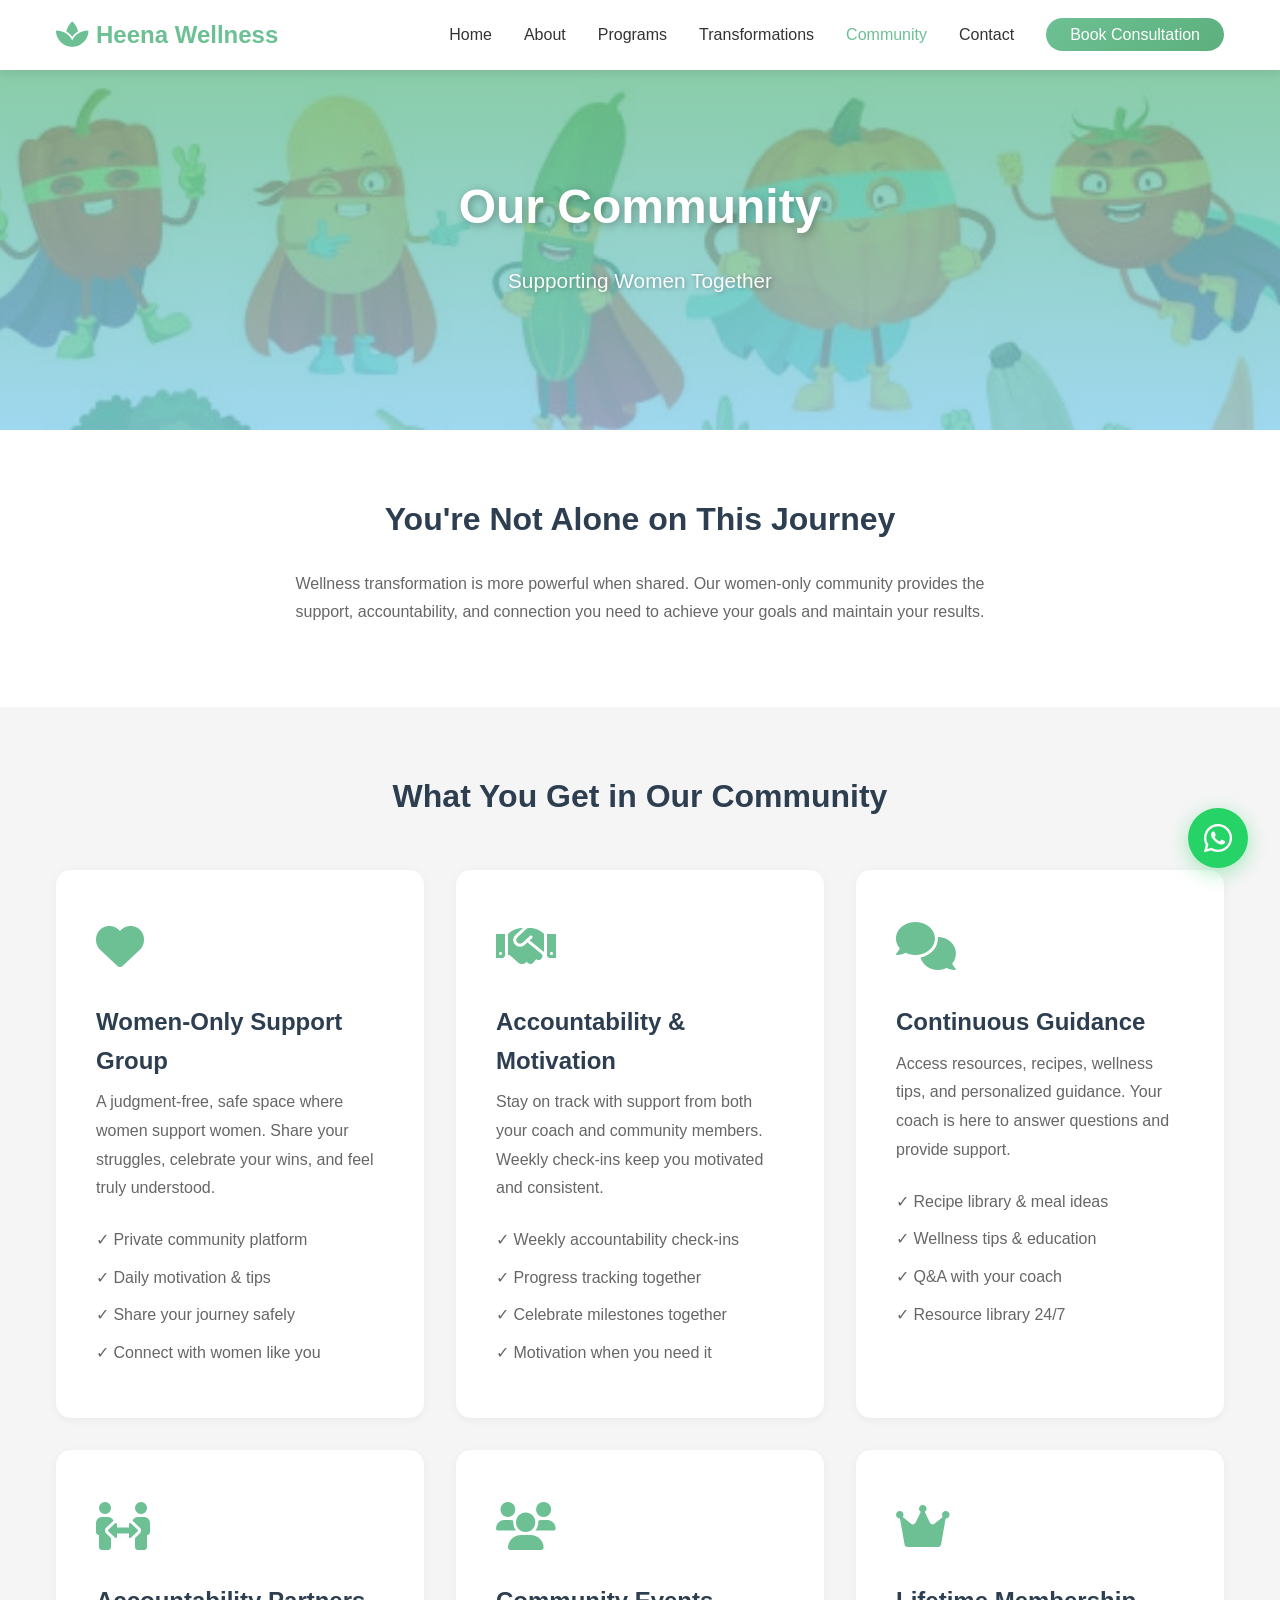
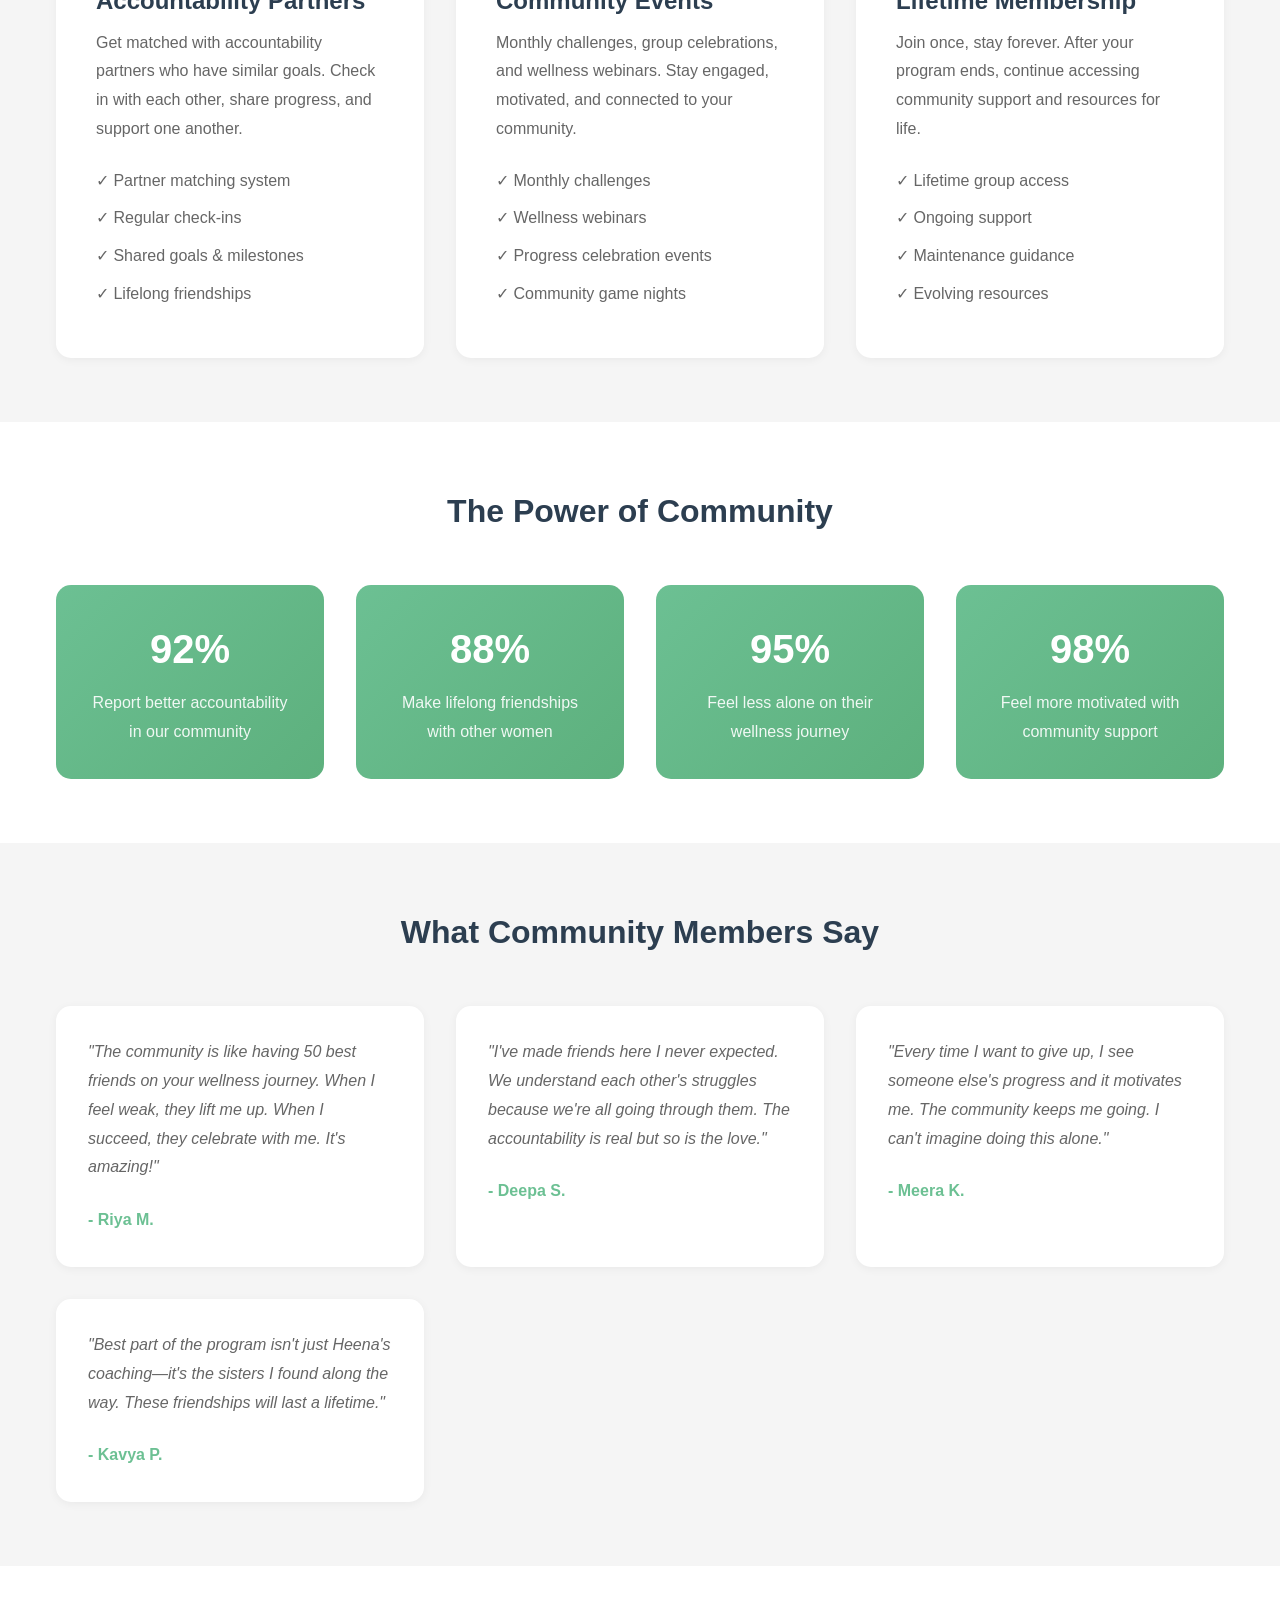
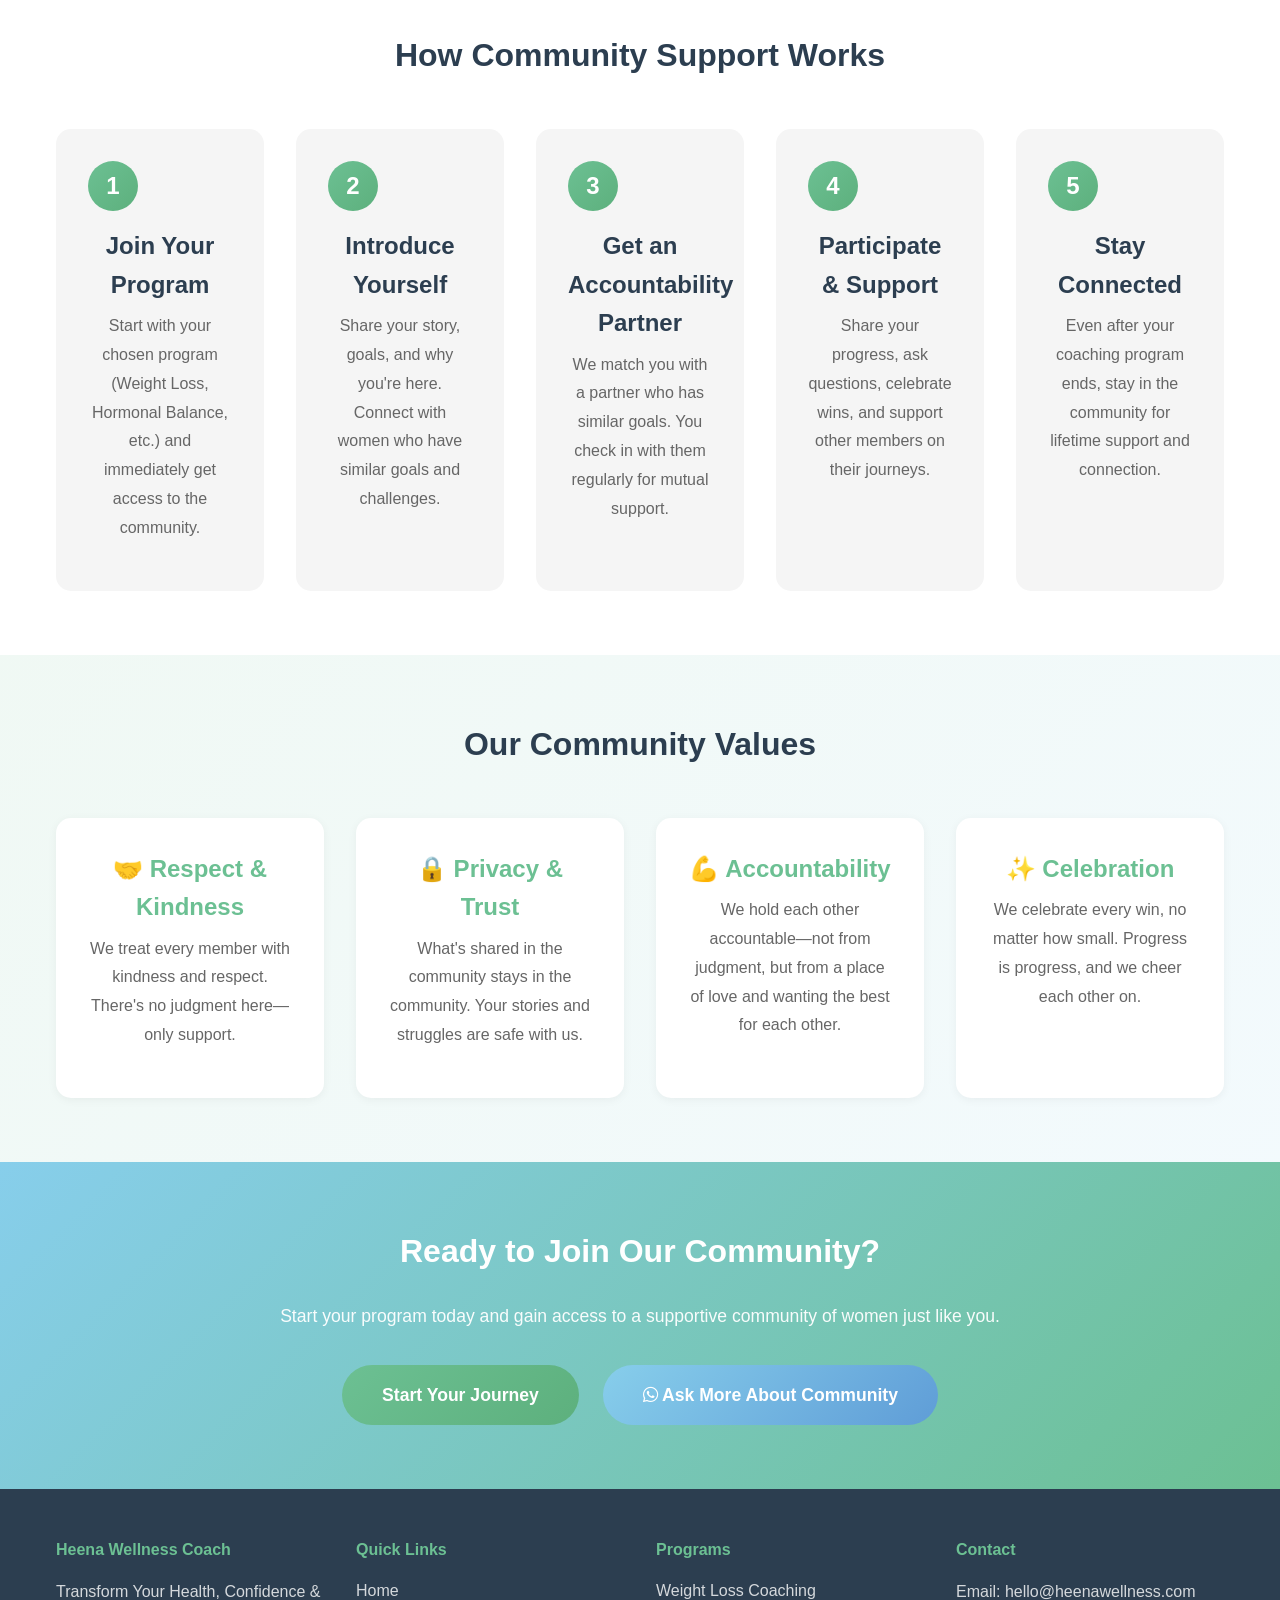
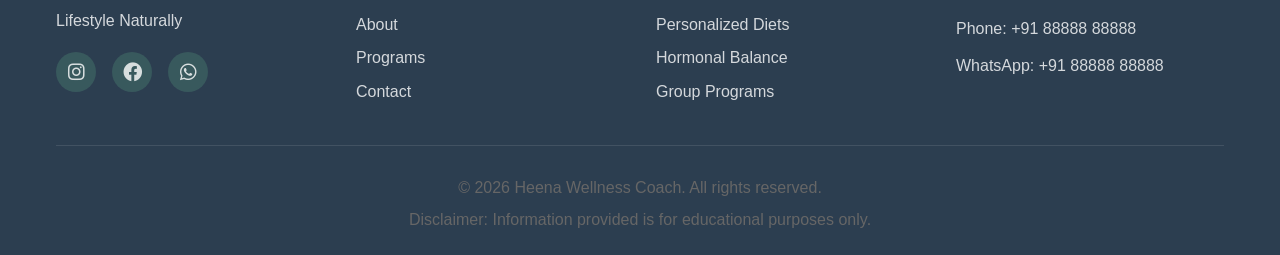
<file: community.html>
<!DOCTYPE html>
<html lang="en">
<head>
    <meta charset="UTF-8">
    <meta name="viewport" content="width=device-width, initial-scale=1.0">
    <meta name="description" content="Join Heena's women support community. Accountability, motivation, and connection with women on the same wellness journey.">
    <title>Community | Heena Wellness Coach</title>
    <link rel="stylesheet" href="assets/css/styles.css">
    <link rel="stylesheet" href="https://cdnjs.cloudflare.com/ajax/libs/font-awesome/6.0.0/css/all.min.css">
</head>
<body>
    <!-- Navigation -->
    <nav class="navbar">
        <div class="nav-container">
            <div class="nav-logo">
                <a href="index.html">
                    <i class="fas fa-spa"></i>
                    <span>Heena Wellness</span>
                </a>
            </div>
            <div class="hamburger" id="hamburger">
                <span></span>
                <span></span>
                <span></span>
            </div>
            <ul class="nav-menu" id="navMenu">
                <li><a href="index.html" class="nav-link">Home</a></li>
                <li><a href="about.html" class="nav-link">About</a></li>
                <li><a href="programs.html" class="nav-link">Programs</a></li>
                <li><a href="transformations.html" class="nav-link">Transformations</a></li>
                <li><a href="community.html" class="nav-link active">Community</a></li>
                <li><a href="contact.html" class="nav-link">Contact</a></li>
                <li><a href="contact.html" class="nav-link btn-cta">Book Consultation</a></li>
            </ul>
        </div>
    </nav>

    <!-- HERO SECTION -->
    <section class="page-hero" style="background: linear-gradient(rgba(108, 192, 147, 0.8), rgba(135, 206, 235, 0.8)), url('assets/images/community-hero.jpg') center/cover;">
        <div class="hero-content">
            <h1>Our Community</h1>
            <p>Supporting Women Together</p>
        </div>
    </section>

    <!-- COMMUNITY INTRO SECTION -->
    <section class="container" style="padding: 4rem 1rem;">
        <div style="text-align: center; max-width: 700px; margin: 0 auto;">
            <h2>You're Not Alone on This Journey</h2>
            <p>Wellness transformation is more powerful when shared. Our women-only community provides the support, accountability, and connection you need to achieve your goals and maintain your results.</p>
        </div>
    </section>

    <!-- COMMUNITY PILLARS SECTION -->
    <section class="community-pillars-section">
        <div class="container">
            <h2>What You Get in Our Community</h2>
            <div class="pillars-grid">
                <div class="pillar-card">
                    <div class="pillar-icon">
                        <i class="fas fa-heart"></i>
                    </div>
                    <h3>Women-Only Support Group</h3>
                    <p>A judgment-free, safe space where women support women. Share your struggles, celebrate your wins, and feel truly understood.</p>
                    <ul class="features-list">
                        <li>✓ Private community platform</li>
                        <li>✓ Daily motivation & tips</li>
                        <li>✓ Share your journey safely</li>
                        <li>✓ Connect with women like you</li>
                    </ul>
                </div>
                <div class="pillar-card">
                    <div class="pillar-icon">
                        <i class="fas fa-handshake"></i>
                    </div>
                    <h3>Accountability & Motivation</h3>
                    <p>Stay on track with support from both your coach and community members. Weekly check-ins keep you motivated and consistent.</p>
                    <ul class="features-list">
                        <li>✓ Weekly accountability check-ins</li>
                        <li>✓ Progress tracking together</li>
                        <li>✓ Celebrate milestones together</li>
                        <li>✓ Motivation when you need it</li>
                    </ul>
                </div>
                <div class="pillar-card">
                    <div class="pillar-icon">
                        <i class="fas fa-comments"></i>
                    </div>
                    <h3>Continuous Guidance</h3>
                    <p>Access resources, recipes, wellness tips, and personalized guidance. Your coach is here to answer questions and provide support.</p>
                    <ul class="features-list">
                        <li>✓ Recipe library & meal ideas</li>
                        <li>✓ Wellness tips & education</li>
                        <li>✓ Q&A with your coach</li>
                        <li>✓ Resource library 24/7</li>
                    </ul>
                </div>
                <div class="pillar-card">
                    <div class="pillar-icon">
                        <i class="fas fa-people-arrows"></i>
                    </div>
                    <h3>Accountability Partners</h3>
                    <p>Get matched with accountability partners who have similar goals. Check in with each other, share progress, and support one another.</p>
                    <ul class="features-list">
                        <li>✓ Partner matching system</li>
                        <li>✓ Regular check-ins</li>
                        <li>✓ Shared goals & milestones</li>
                        <li>✓ Lifelong friendships</li>
                    </ul>
                </div>
                <div class="pillar-card">
                    <div class="pillar-icon">
                        <i class="fas fa-users"></i>
                    </div>
                    <h3>Community Events</h3>
                    <p>Monthly challenges, group celebrations, and wellness webinars. Stay engaged, motivated, and connected to your community.</p>
                    <ul class="features-list">
                        <li>✓ Monthly challenges</li>
                        <li>✓ Wellness webinars</li>
                        <li>✓ Progress celebration events</li>
                        <li>✓ Community game nights</li>
                    </ul>
                </div>
                <div class="pillar-card">
                    <div class="pillar-icon">
                        <i class="fas fa-crown"></i>
                    </div>
                    <h3>Lifetime Membership</h3>
                    <p>Join once, stay forever. After your program ends, continue accessing community support and resources for life.</p>
                    <ul class="features-list">
                        <li>✓ Lifetime group access</li>
                        <li>✓ Ongoing support</li>
                        <li>✓ Maintenance guidance</li>
                        <li>✓ Evolving resources</li>
                    </ul>
                </div>
            </div>
        </div>
    </section>

    <!-- COMMUNITY IMPACT SECTION -->
    <section class="impact-section">
        <div class="container">
            <h2>The Power of Community</h2>
            <div class="impact-stats">
                <div class="impact-stat">
                    <h3>92%</h3>
                    <p>Report better accountability in our community</p>
                </div>
                <div class="impact-stat">
                    <h3>88%</h3>
                    <p>Make lifelong friendships with other women</p>
                </div>
                <div class="impact-stat">
                    <h3>95%</h3>
                    <p>Feel less alone on their wellness journey</p>
                </div>
                <div class="impact-stat">
                    <h3>98%</h3>
                    <p>Feel more motivated with community support</p>
                </div>
            </div>
        </div>
    </section>

    <!-- WHAT MEMBERS SAY SECTION -->
    <section class="members-testimonials">
        <div class="container">
            <h2>What Community Members Say</h2>
            <div class="testimonials-grid">
                <div class="testimonial-card">
                    <p class="quote">"The community is like having 50 best friends on your wellness journey. When I feel weak, they lift me up. When I succeed, they celebrate with me. It's amazing!"</p>
                    <p class="author">- Riya M.</p>
                </div>
                <div class="testimonial-card">
                    <p class="quote">"I've made friends here I never expected. We understand each other's struggles because we're all going through them. The accountability is real but so is the love."</p>
                    <p class="author">- Deepa S.</p>
                </div>
                <div class="testimonial-card">
                    <p class="quote">"Every time I want to give up, I see someone else's progress and it motivates me. The community keeps me going. I can't imagine doing this alone."</p>
                    <p class="author">- Meera K.</p>
                </div>
                <div class="testimonial-card">
                    <p class="quote">"Best part of the program isn't just Heena's coaching—it's the sisters I found along the way. These friendships will last a lifetime."</p>
                    <p class="author">- Kavya P.</p>
                </div>
            </div>
        </div>
    </section>

    <!-- HOW IT WORKS SECTION -->
    <section class="how-it-works-section">
        <div class="container">
            <h2>How Community Support Works</h2>
            <div class="process-timeline">
                <div class="process-step">
                    <div class="step-number">1</div>
                    <h3>Join Your Program</h3>
                    <p>Start with your chosen program (Weight Loss, Hormonal Balance, etc.) and immediately get access to the community.</p>
                </div>
                <div class="process-step">
                    <div class="step-number">2</div>
                    <h3>Introduce Yourself</h3>
                    <p>Share your story, goals, and why you're here. Connect with women who have similar goals and challenges.</p>
                </div>
                <div class="process-step">
                    <div class="step-number">3</div>
                    <h3>Get an Accountability Partner</h3>
                    <p>We match you with a partner who has similar goals. You check in with them regularly for mutual support.</p>
                </div>
                <div class="process-step">
                    <div class="step-number">4</div>
                    <h3>Participate & Support</h3>
                    <p>Share your progress, ask questions, celebrate wins, and support other members on their journeys.</p>
                </div>
                <div class="process-step">
                    <div class="step-number">5</div>
                    <h3>Stay Connected</h3>
                    <p>Even after your coaching program ends, stay in the community for lifetime support and connection.</p>
                </div>
            </div>
        </div>
    </section>

    <!-- COMMUNITY RULES SECTION -->
    <section class="community-rules">
        <div class="container">
            <h2>Our Community Values</h2>
            <div class="rules-grid">
                <div class="rule-card">
                    <h3>🤝 Respect & Kindness</h3>
                    <p>We treat every member with kindness and respect. There's no judgment here—only support.</p>
                </div>
                <div class="rule-card">
                    <h3>🔒 Privacy & Trust</h3>
                    <p>What's shared in the community stays in the community. Your stories and struggles are safe with us.</p>
                </div>
                <div class="rule-card">
                    <h3>💪 Accountability</h3>
                    <p>We hold each other accountable—not from judgment, but from a place of love and wanting the best for each other.</p>
                </div>
                <div class="rule-card">
                    <h3>✨ Celebration</h3>
                    <p>We celebrate every win, no matter how small. Progress is progress, and we cheer each other on.</p>
                </div>
            </div>
        </div>
    </section>

    <!-- CTA SECTION -->
    <section class="final-cta-section">
        <div class="container">
            <h2>Ready to Join Our Community?</h2>
            <p>Start your program today and gain access to a supportive community of women just like you.</p>
            <div class="cta-buttons">
                <a href="contact.html" class="btn btn-primary btn-lg">Start Your Journey</a>
                <a href="https://wa.me/918888888888" target="_blank" class="btn btn-secondary btn-lg">
                    <i class="fab fa-whatsapp"></i> Ask More About Community
                </a>
            </div>
        </div>
    </section>

    <!-- FOOTER -->
    <footer class="footer">
        <div class="container">
            <div class="footer-content">
                <div class="footer-section">
                    <h4>Heena Wellness Coach</h4>
                    <p>Transform Your Health, Confidence & Lifestyle Naturally</p>
                    <div class="social-links">
                        <a href="https://instagram.com" target="_blank"><i class="fab fa-instagram"></i></a>
                        <a href="https://facebook.com" target="_blank"><i class="fab fa-facebook"></i></a>
                        <a href="https://wa.me/918888888888" target="_blank"><i class="fab fa-whatsapp"></i></a>
                    </div>
                </div>
                <div class="footer-section">
                    <h4>Quick Links</h4>
                    <ul>
                        <li><a href="index.html">Home</a></li>
                        <li><a href="about.html">About</a></li>
                        <li><a href="programs.html">Programs</a></li>
                        <li><a href="contact.html">Contact</a></li>
                    </ul>
                </div>
                <div class="footer-section">
                    <h4>Programs</h4>
                    <ul>
                        <li><a href="programs.html#weight-loss">Weight Loss Coaching</a></li>
                        <li><a href="programs.html#diet-plans">Personalized Diets</a></li>
                        <li><a href="programs.html#hormonal-balance">Hormonal Balance</a></li>
                        <li><a href="programs.html#group-program">Group Programs</a></li>
                    </ul>
                </div>
                <div class="footer-section">
                    <h4>Contact</h4>
                    <p>Email: hello@heenawellness.com</p>
                    <p>Phone: +91 88888 88888</p>
                    <p>WhatsApp: +91 88888 88888</p>
                </div>
            </div>
            <div class="footer-bottom">
                <p>&copy; 2026 Heena Wellness Coach. All rights reserved.</p>
                <p>Disclaimer: Information provided is for educational purposes only.</p>
            </div>
        </div>
    </footer>

    <!-- WhatsApp Floating Button -->
    <a href="https://wa.me/918888888888" class="whatsapp-btn" target="_blank" title="Chat on WhatsApp">
        <i class="fab fa-whatsapp"></i>
    </a>

    <script src="assets/js/script.js"></script>
</body>
</html>
</file>
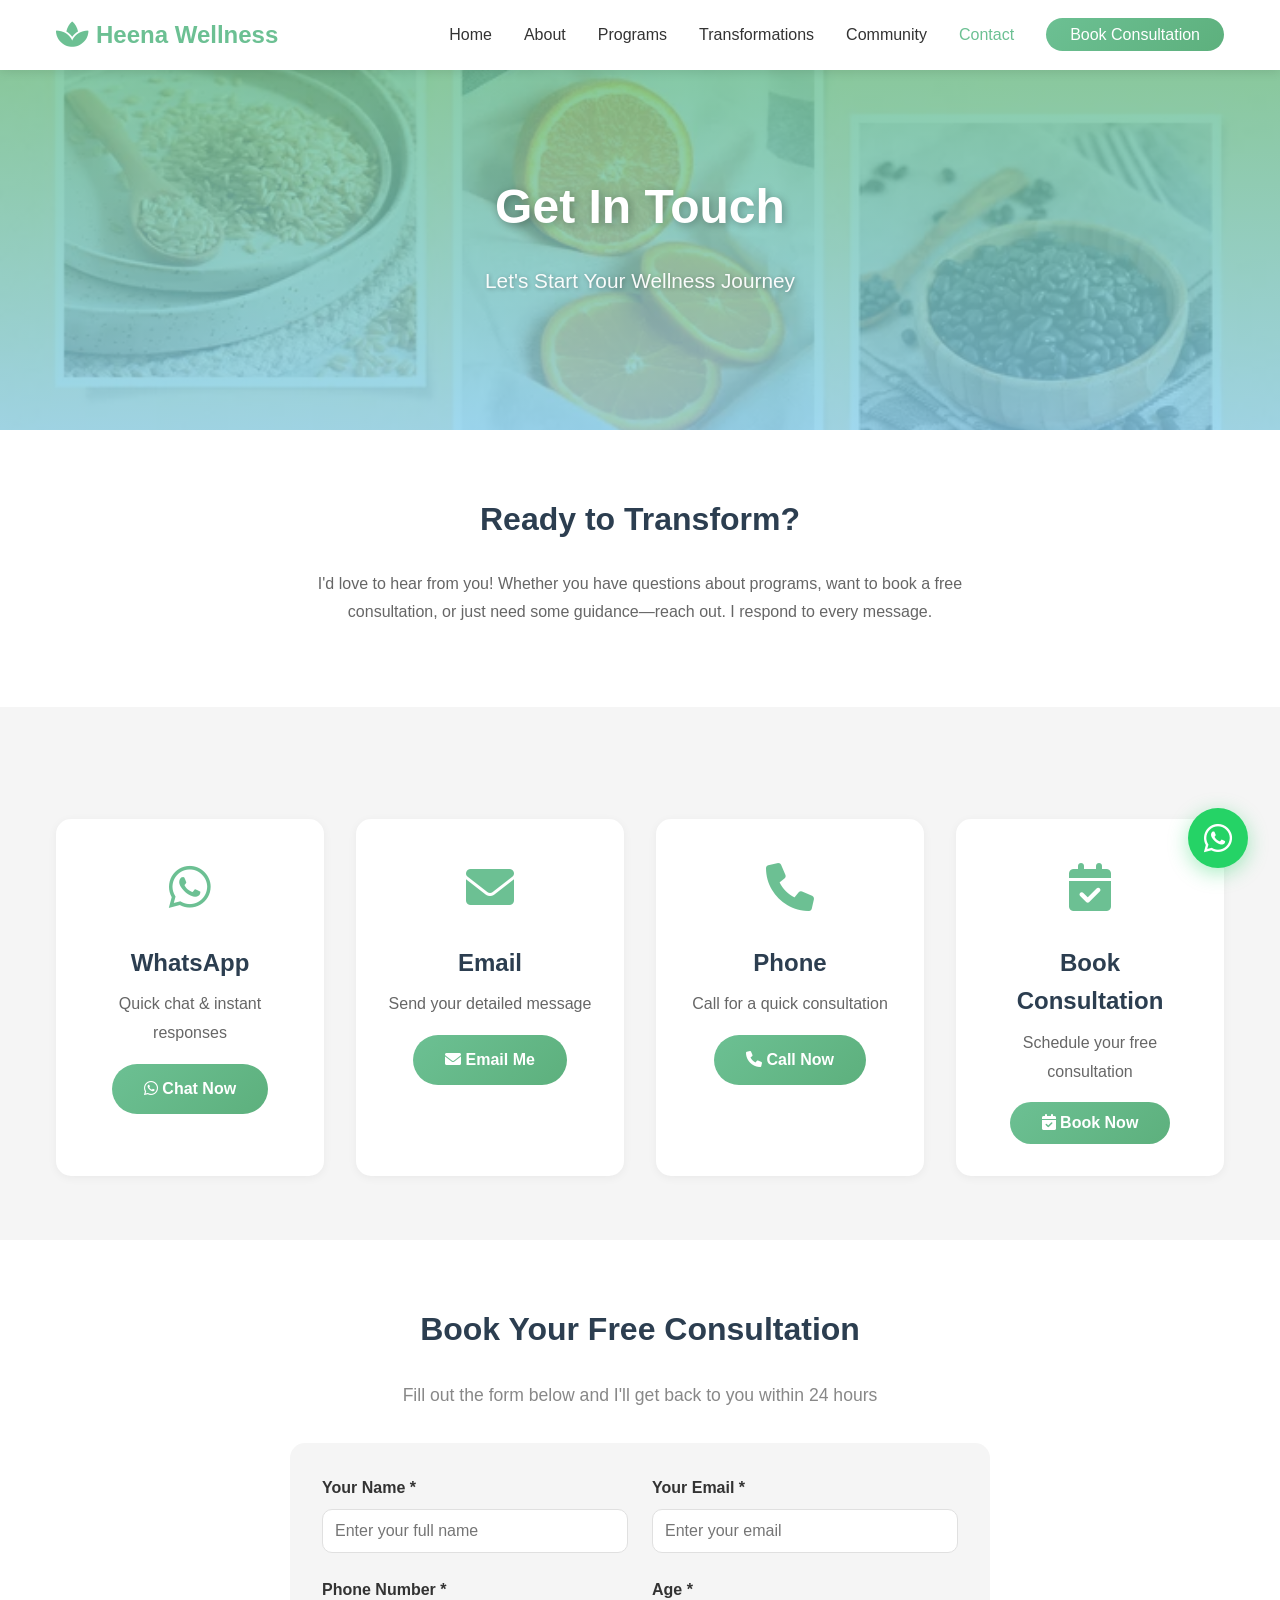
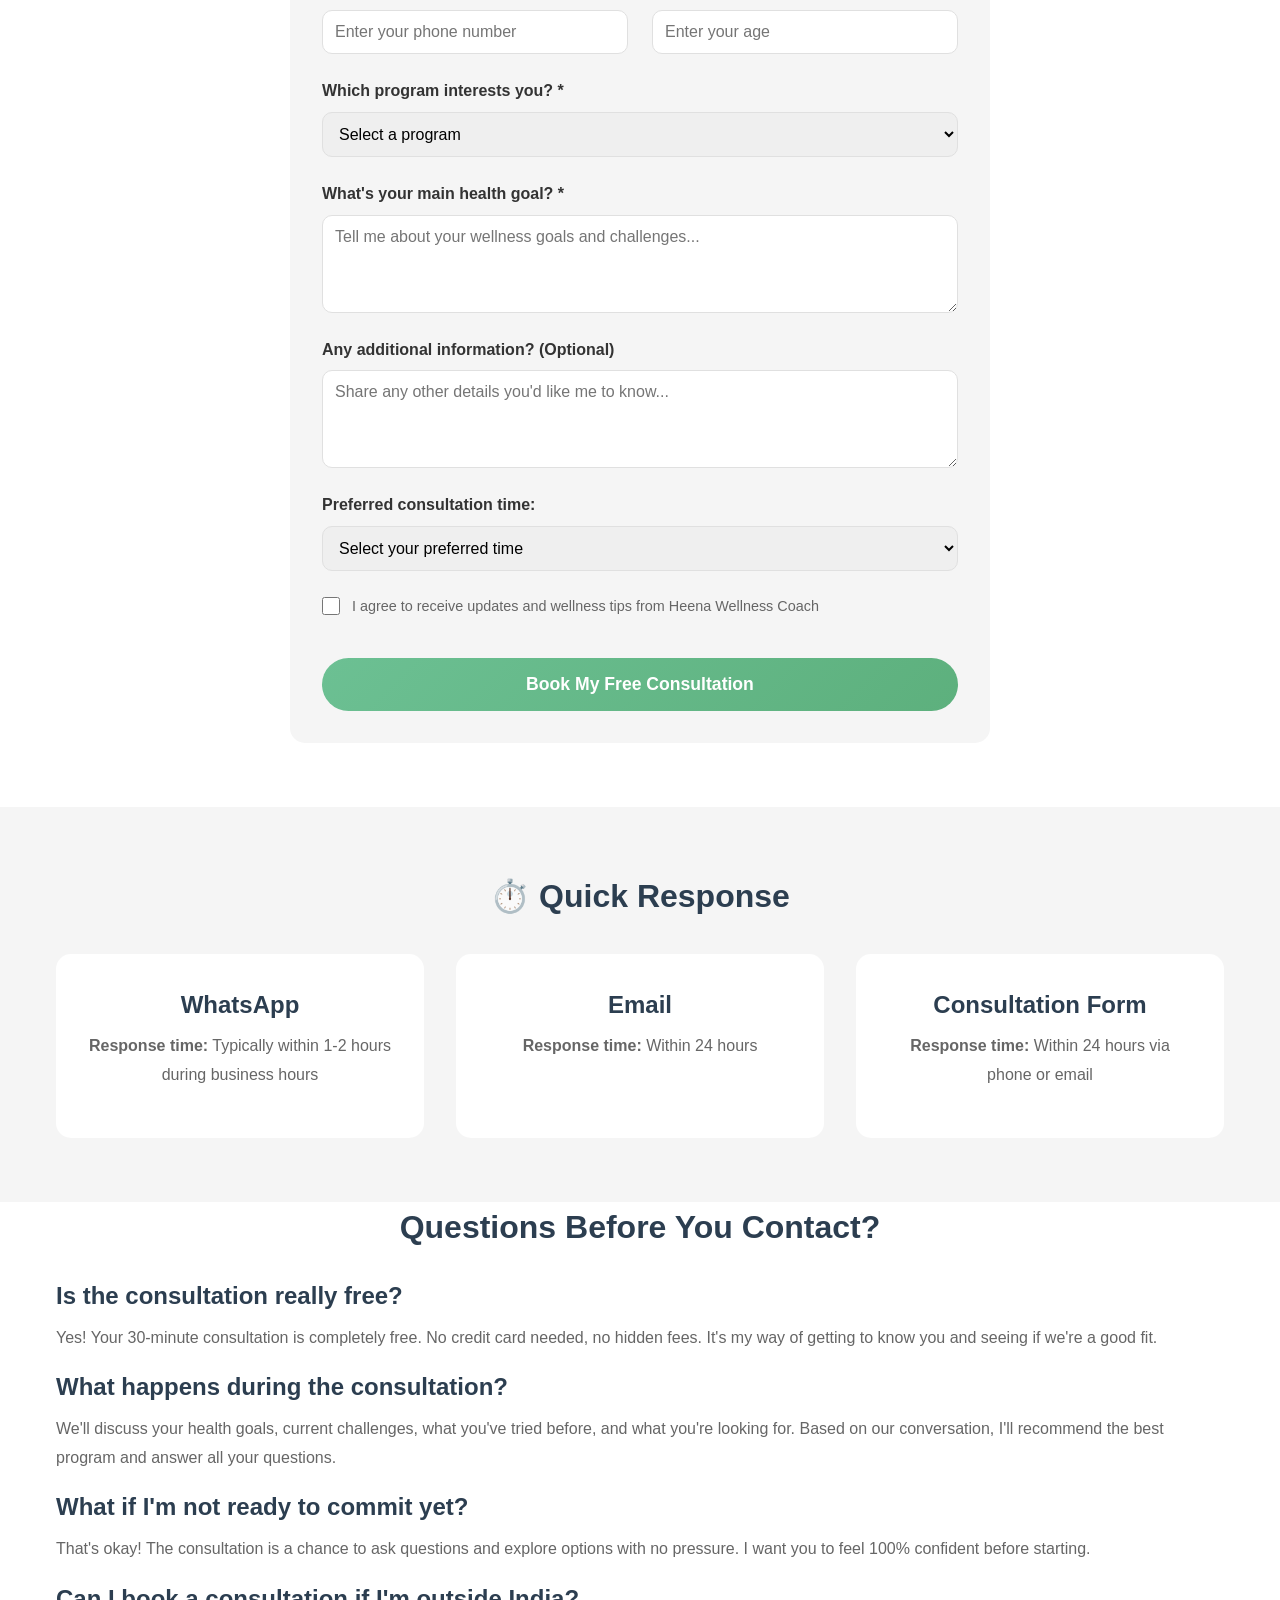
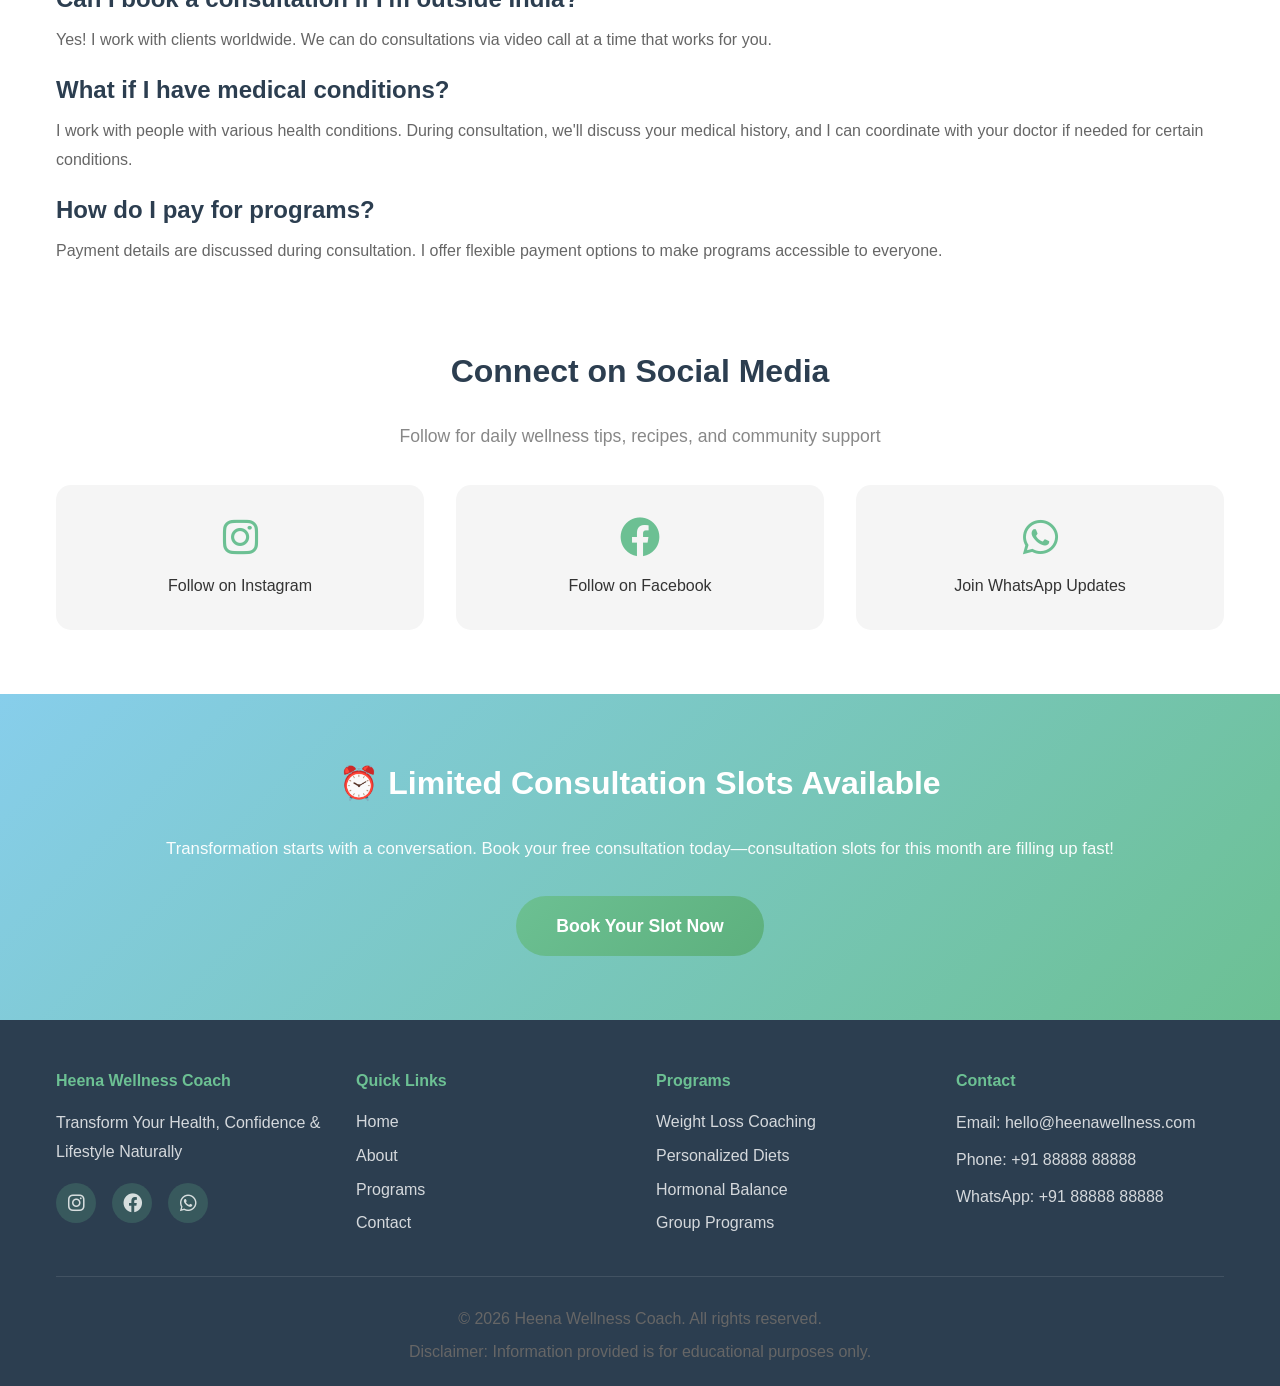
<file: contact.html>
<!DOCTYPE html>
<html lang="en">
<head>
    <meta charset="UTF-8">
    <meta name="viewport" content="width=device-width, initial-scale=1.0">
    <meta name="description" content="Contact Heena Wellness Coach. Book a free consultation, send a message, or chat on WhatsApp.">
    <title>Contact | Heena Wellness Coach</title>
    <link rel="stylesheet" href="assets/css/styles.css">
    <link rel="stylesheet" href="https://cdnjs.cloudflare.com/ajax/libs/font-awesome/6.0.0/css/all.min.css">
</head>
<body>
    <!-- Navigation -->
    <nav class="navbar">
        <div class="nav-container">
            <div class="nav-logo">
                <a href="index.html">
                    <i class="fas fa-spa"></i>
                    <span>Heena Wellness</span>
                </a>
            </div>
            <div class="hamburger" id="hamburger">
                <span></span>
                <span></span>
                <span></span>
            </div>
            <ul class="nav-menu" id="navMenu">
                <li><a href="index.html" class="nav-link">Home</a></li>
                <li><a href="about.html" class="nav-link">About</a></li>
                <li><a href="programs.html" class="nav-link">Programs</a></li>
                <li><a href="transformations.html" class="nav-link">Transformations</a></li>
                <li><a href="community.html" class="nav-link">Community</a></li>
                <li><a href="contact.html" class="nav-link active">Contact</a></li>
                <li><a href="contact.html" class="nav-link btn-cta">Book Consultation</a></li>
            </ul>
        </div>
    </nav>

    <!-- HERO SECTION -->
    <section class="page-hero" style="background: linear-gradient(rgba(108, 192, 147, 0.8), rgba(135, 206, 235, 0.8)), url('assets/images/contact-hero.jpg') center/cover;">
        <div class="hero-content">
            <h1>Get In Touch</h1>
            <p>Let's Start Your Wellness Journey</p>
        </div>
    </section>

    <!-- CONTACT INTRO SECTION -->
    <section class="container" style="padding: 4rem 1rem;">
        <div style="text-align: center; max-width: 700px; margin: 0 auto;">
            <h2>Ready to Transform?</h2>
            <p>I'd love to hear from you! Whether you have questions about programs, want to book a free consultation, or just need some guidance—reach out. I respond to every message.</p>
        </div>
    </section>

    <!-- CONTACT METHODS SECTION -->
    <section class="contact-methods">
        <div class="container">
            <div class="contact-cards">
                <div class="contact-card">
                    <div class="contact-icon">
                        <i class="fab fa-whatsapp"></i>
                    </div>
                    <h3>WhatsApp</h3>
                    <p>Quick chat & instant responses</p>
                    <a href="https://wa.me/918888888888" target="_blank" class="btn btn-primary">
                        <i class="fab fa-whatsapp"></i> Chat Now
                    </a>
                </div>
                <div class="contact-card">
                    <div class="contact-icon">
                        <i class="fas fa-envelope"></i>
                    </div>
                    <h3>Email</h3>
                    <p>Send your detailed message</p>
                    <a href="mailto:hello@heenawellness.com" class="btn btn-primary">
                        <i class="fas fa-envelope"></i> Email Me
                    </a>
                </div>
                <div class="contact-card">
                    <div class="contact-icon">
                        <i class="fas fa-phone"></i>
                    </div>
                    <h3>Phone</h3>
                    <p>Call for a quick consultation</p>
                    <a href="tel:+918888888888" class="btn btn-primary">
                        <i class="fas fa-phone"></i> Call Now
                    </a>
                </div>
                <div class="contact-card">
                    <div class="contact-icon">
                        <i class="fas fa-calendar-check"></i>
                    </div>
                    <h3>Book Consultation</h3>
                    <p>Schedule your free consultation</p>
                    <button class="btn btn-primary" onclick="document.querySelector('.consultation-form').scrollIntoView({behavior: 'smooth'})">
                        <i class="fas fa-calendar-check"></i> Book Now
                    </button>
                </div>
            </div>
        </div>
    </section>

    <!-- CONTACT FORM SECTION -->
    <section class="contact-form-section consultation-form">
        <div class="container">
            <h2>Book Your Free Consultation</h2>
            <p class="section-subtitle">Fill out the form below and I'll get back to you within 24 hours</p>
            
            <div class="form-container">
                <form id="consultationForm" class="contact-form">
                    <div class="form-row">
                        <div class="form-group">
                            <label for="name">Your Name *</label>
                            <input type="text" id="name" name="name" required placeholder="Enter your full name">
                        </div>
                        <div class="form-group">
                            <label for="email">Your Email *</label>
                            <input type="email" id="email" name="email" required placeholder="Enter your email">
                        </div>
                    </div>

                    <div class="form-row">
                        <div class="form-group">
                            <label for="phone">Phone Number *</label>
                            <input type="tel" id="phone" name="phone" required placeholder="Enter your phone number">
                        </div>
                        <div class="form-group">
                            <label for="age">Age *</label>
                            <input type="number" id="age" name="age" required placeholder="Enter your age">
                        </div>
                    </div>

                    <div class="form-row">
                        <div class="form-group full-width">
                            <label for="program">Which program interests you? *</label>
                            <select id="program" name="program" required>
                                <option value="">Select a program</option>
                                <option value="weight-loss">Weight Loss Coaching</option>
                                <option value="diet-plans">Personalized Diet Plans</option>
                                <option value="hormonal-balance">Hormonal & Metabolism Balance</option>
                                <option value="post-pregnancy">Post-Pregnancy Weight Recovery</option>
                                <option value="lifestyle">Lifestyle & Habit Coaching</option>
                                <option value="group-program">Group Transformation Program</option>
                                <option value="not-sure">Not sure yet</option>
                            </select>
                        </div>
                    </div>

                    <div class="form-row">
                        <div class="form-group full-width">
                            <label for="health-goal">What's your main health goal? *</label>
                            <textarea id="health-goal" name="health-goal" required placeholder="Tell me about your wellness goals and challenges..." rows="4"></textarea>
                        </div>
                    </div>

                    <div class="form-row">
                        <div class="form-group full-width">
                            <label for="message">Any additional information? (Optional)</label>
                            <textarea id="message" name="message" placeholder="Share any other details you'd like me to know..." rows="4"></textarea>
                        </div>
                    </div>

                    <div class="form-row">
                        <div class="form-group full-width">
                            <label for="consultation-time">Preferred consultation time:</label>
                            <select id="consultation-time" name="consultation-time">
                                <option value="">Select your preferred time</option>
                                <option value="morning">Morning (9 AM - 12 PM)</option>
                                <option value="afternoon">Afternoon (12 PM - 5 PM)</option>
                                <option value="evening">Evening (5 PM - 8 PM)</option>
                                <option value="flexible">I'm flexible</option>
                            </select>
                        </div>
                    </div>

                    <div class="form-checkbox">
                        <input type="checkbox" id="privacy" name="privacy" required>
                        <label for="privacy">I agree to receive updates and wellness tips from Heena Wellness Coach</label>
                    </div>

                    <button type="submit" class="btn btn-primary btn-lg" style="width: 100%; margin-top: 1rem;">
                        Book My Free Consultation
                    </button>
                </form>

                <div id="formMessage" class="form-message"></div>
            </div>
        </div>
    </section>

    <!-- QUICK RESPONSE SECTION -->
    <section class="quick-response-section">
        <div class="container">
            <h2>⏱️ Quick Response</h2>
            <div class="response-grid">
                <div class="response-item">
                    <h3>WhatsApp</h3>
                    <p><strong>Response time:</strong> Typically within 1-2 hours during business hours</p>
                </div>
                <div class="response-item">
                    <h3>Email</h3>
                    <p><strong>Response time:</strong> Within 24 hours</p>
                </div>
                <div class="response-item">
                    <h3>Consultation Form</h3>
                    <p><strong>Response time:</strong> Within 24 hours via phone or email</p>
                </div>
            </div>
        </div>
    </section>

    <!-- FAQ SECTION -->
    <section class="faq-section">
        <div class="container">
            <h2>Questions Before You Contact?</h2>
            <div class="faq-grid">
                <div class="faq-item">
                    <h3>Is the consultation really free?</h3>
                    <p>Yes! Your 30-minute consultation is completely free. No credit card needed, no hidden fees. It's my way of getting to know you and seeing if we're a good fit.</p>
                </div>
                <div class="faq-item">
                    <h3>What happens during the consultation?</h3>
                    <p>We'll discuss your health goals, current challenges, what you've tried before, and what you're looking for. Based on our conversation, I'll recommend the best program and answer all your questions.</p>
                </div>
                <div class="faq-item">
                    <h3>What if I'm not ready to commit yet?</h3>
                    <p>That's okay! The consultation is a chance to ask questions and explore options with no pressure. I want you to feel 100% confident before starting.</p>
                </div>
                <div class="faq-item">
                    <h3>Can I book a consultation if I'm outside India?</h3>
                    <p>Yes! I work with clients worldwide. We can do consultations via video call at a time that works for you.</p>
                </div>
                <div class="faq-item">
                    <h3>What if I have medical conditions?</h3>
                    <p>I work with people with various health conditions. During consultation, we'll discuss your medical history, and I can coordinate with your doctor if needed for certain conditions.</p>
                </div>
                <div class="faq-item">
                    <h3>How do I pay for programs?</h3>
                    <p>Payment details are discussed during consultation. I offer flexible payment options to make programs accessible to everyone.</p>
                </div>
            </div>
        </div>
    </section>

    <!-- SOCIAL MEDIA SECTION -->
    <section class="social-contact-section">
        <div class="container">
            <h2>Connect on Social Media</h2>
            <p class="section-subtitle">Follow for daily wellness tips, recipes, and community support</p>
            <div class="social-links-large">
                <a href="https://instagram.com" target="_blank" class="social-link">
                    <i class="fab fa-instagram"></i>
                    <span>Follow on Instagram</span>
                </a>
                <a href="https://facebook.com" target="_blank" class="social-link">
                    <i class="fab fa-facebook"></i>
                    <span>Follow on Facebook</span>
                </a>
                <a href="https://wa.me/918888888888" target="_blank" class="social-link">
                    <i class="fab fa-whatsapp"></i>
                    <span>Join WhatsApp Updates</span>
                </a>
            </div>
        </div>
    </section>

    <!-- URGENCY SECTION -->
    <section class="urgency-section">
        <div class="container">
            <h2>⏰ Limited Consultation Slots Available</h2>
            <p>Transformation starts with a conversation. Book your free consultation today—consultation slots for this month are filling up fast!</p>
            <div style="margin-top: 2rem;">
                <a href="#" onclick="document.querySelector('.consultation-form').scrollIntoView({behavior: 'smooth'}); return false;" class="btn btn-primary btn-lg">
                    Book Your Slot Now
                </a>
            </div>
        </div>
    </section>

    <!-- FOOTER -->
    <footer class="footer">
        <div class="container">
            <div class="footer-content">
                <div class="footer-section">
                    <h4>Heena Wellness Coach</h4>
                    <p>Transform Your Health, Confidence & Lifestyle Naturally</p>
                    <div class="social-links">
                        <a href="https://instagram.com" target="_blank"><i class="fab fa-instagram"></i></a>
                        <a href="https://facebook.com" target="_blank"><i class="fab fa-facebook"></i></a>
                        <a href="https://wa.me/918888888888" target="_blank"><i class="fab fa-whatsapp"></i></a>
                    </div>
                </div>
                <div class="footer-section">
                    <h4>Quick Links</h4>
                    <ul>
                        <li><a href="index.html">Home</a></li>
                        <li><a href="about.html">About</a></li>
                        <li><a href="programs.html">Programs</a></li>
                        <li><a href="contact.html">Contact</a></li>
                    </ul>
                </div>
                <div class="footer-section">
                    <h4>Programs</h4>
                    <ul>
                        <li><a href="programs.html#weight-loss">Weight Loss Coaching</a></li>
                        <li><a href="programs.html#diet-plans">Personalized Diets</a></li>
                        <li><a href="programs.html#hormonal-balance">Hormonal Balance</a></li>
                        <li><a href="programs.html#group-program">Group Programs</a></li>
                    </ul>
                </div>
                <div class="footer-section">
                    <h4>Contact</h4>
                    <p>Email: hello@heenawellness.com</p>
                    <p>Phone: +91 88888 88888</p>
                    <p>WhatsApp: +91 88888 88888</p>
                </div>
            </div>
            <div class="footer-bottom">
                <p>&copy; 2026 Heena Wellness Coach. All rights reserved.</p>
                <p>Disclaimer: Information provided is for educational purposes only.</p>
            </div>
        </div>
    </footer>

    <!-- WhatsApp Floating Button -->
    <a href="https://wa.me/918888888888" class="whatsapp-btn" target="_blank" title="Chat on WhatsApp">
        <i class="fab fa-whatsapp"></i>
    </a>

    <script src="assets/js/script.js"></script>
    <script>
        // Form submission handler
        document.getElementById('consultationForm').addEventListener('submit', function(e) {
            e.preventDefault();
            
            const formData = {
                name: document.getElementById('name').value,
                email: document.getElementById('email').value,
                phone: document.getElementById('phone').value,
                age: document.getElementById('age').value,
                program: document.getElementById('program').value,
                healthGoal: document.getElementById('health-goal').value,
                message: document.getElementById('message').value,
                consultationTime: document.getElementById('consultation-time').value
            };
            
            // Log form data (in a real scenario, this would be sent to a server)
            console.log('Form submitted:', formData);
            
            // Show success message
            const messageDiv = document.getElementById('formMessage');
            messageDiv.innerHTML = '<div class="success-message">✓ Thank you! Your consultation request has been received. I\'ll contact you within 24 hours to confirm your appointment.</div>';
            messageDiv.style.display = 'block';
            
            // Reset form
            this.reset();
            
            // Hide message after 5 seconds
            setTimeout(() => {
                messageDiv.style.display = 'none';
            }, 5000);
        });
    </script>
</body>
</html>
</file>
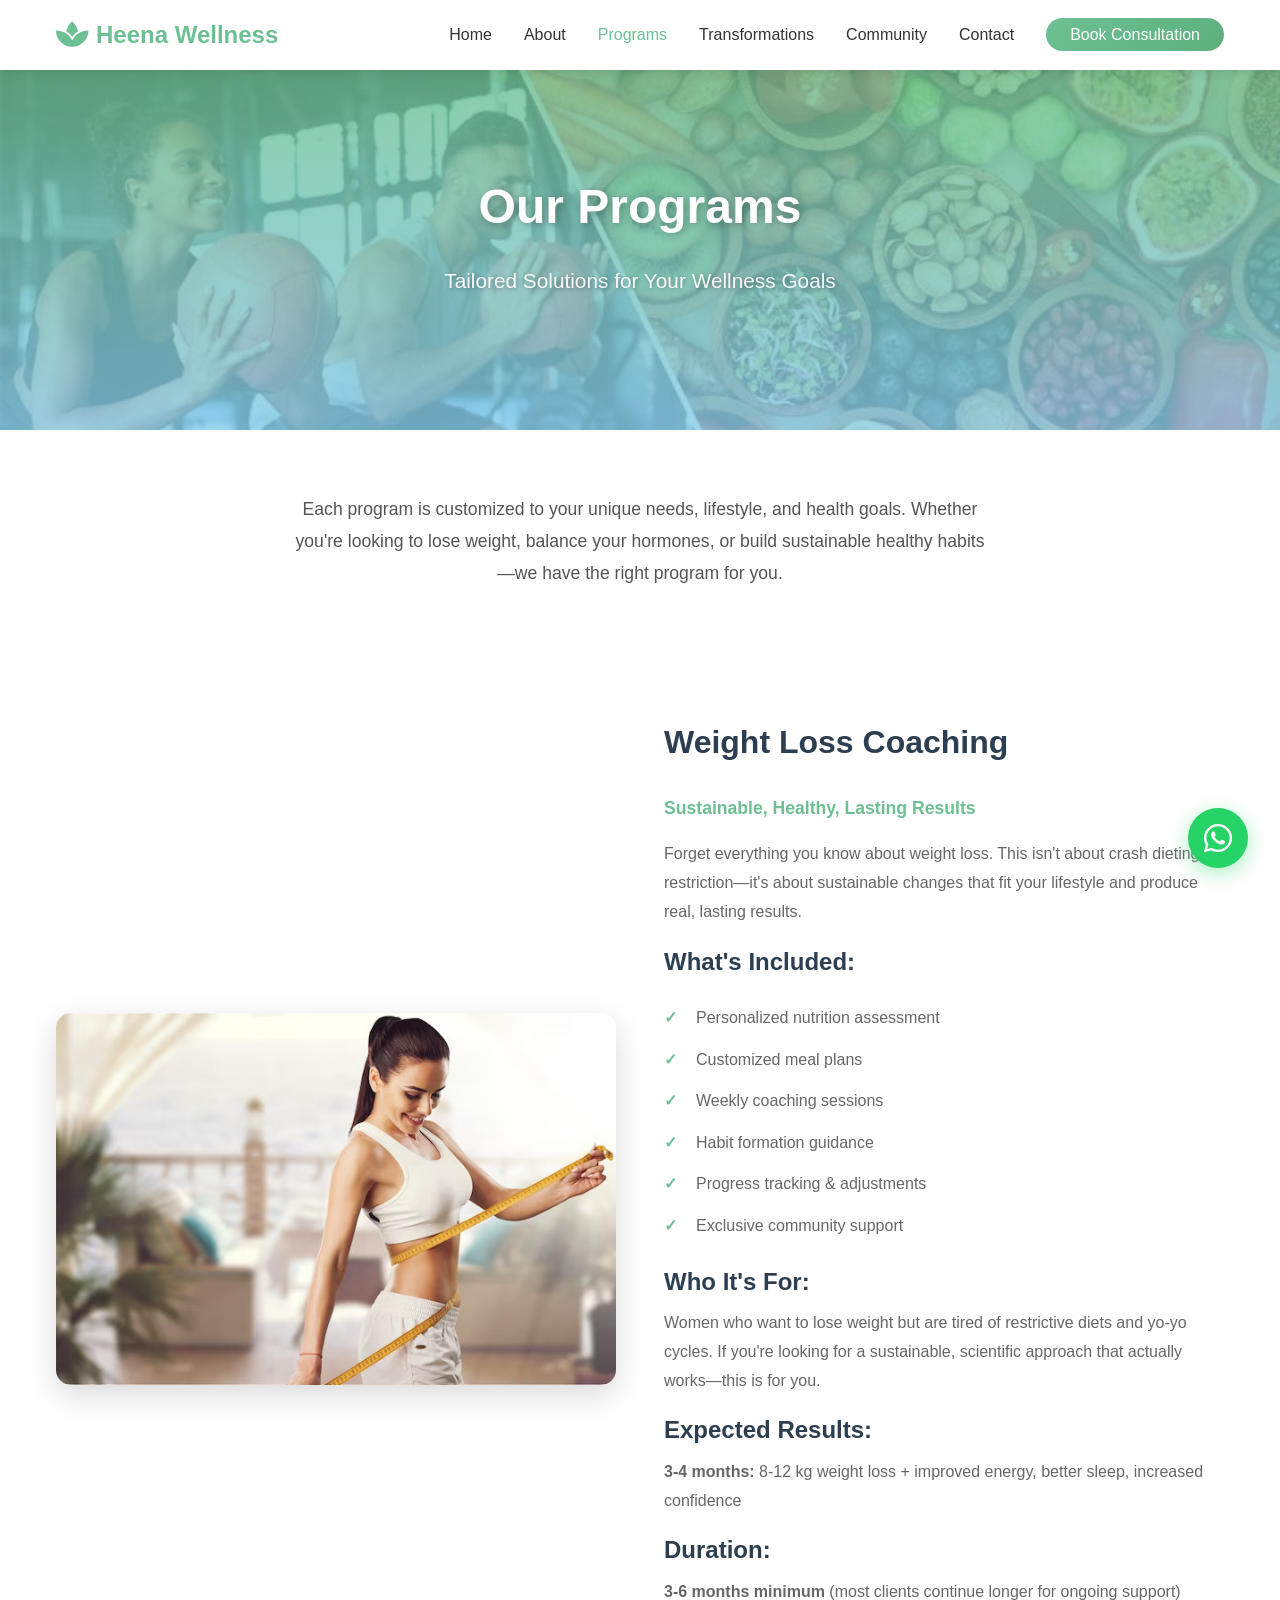
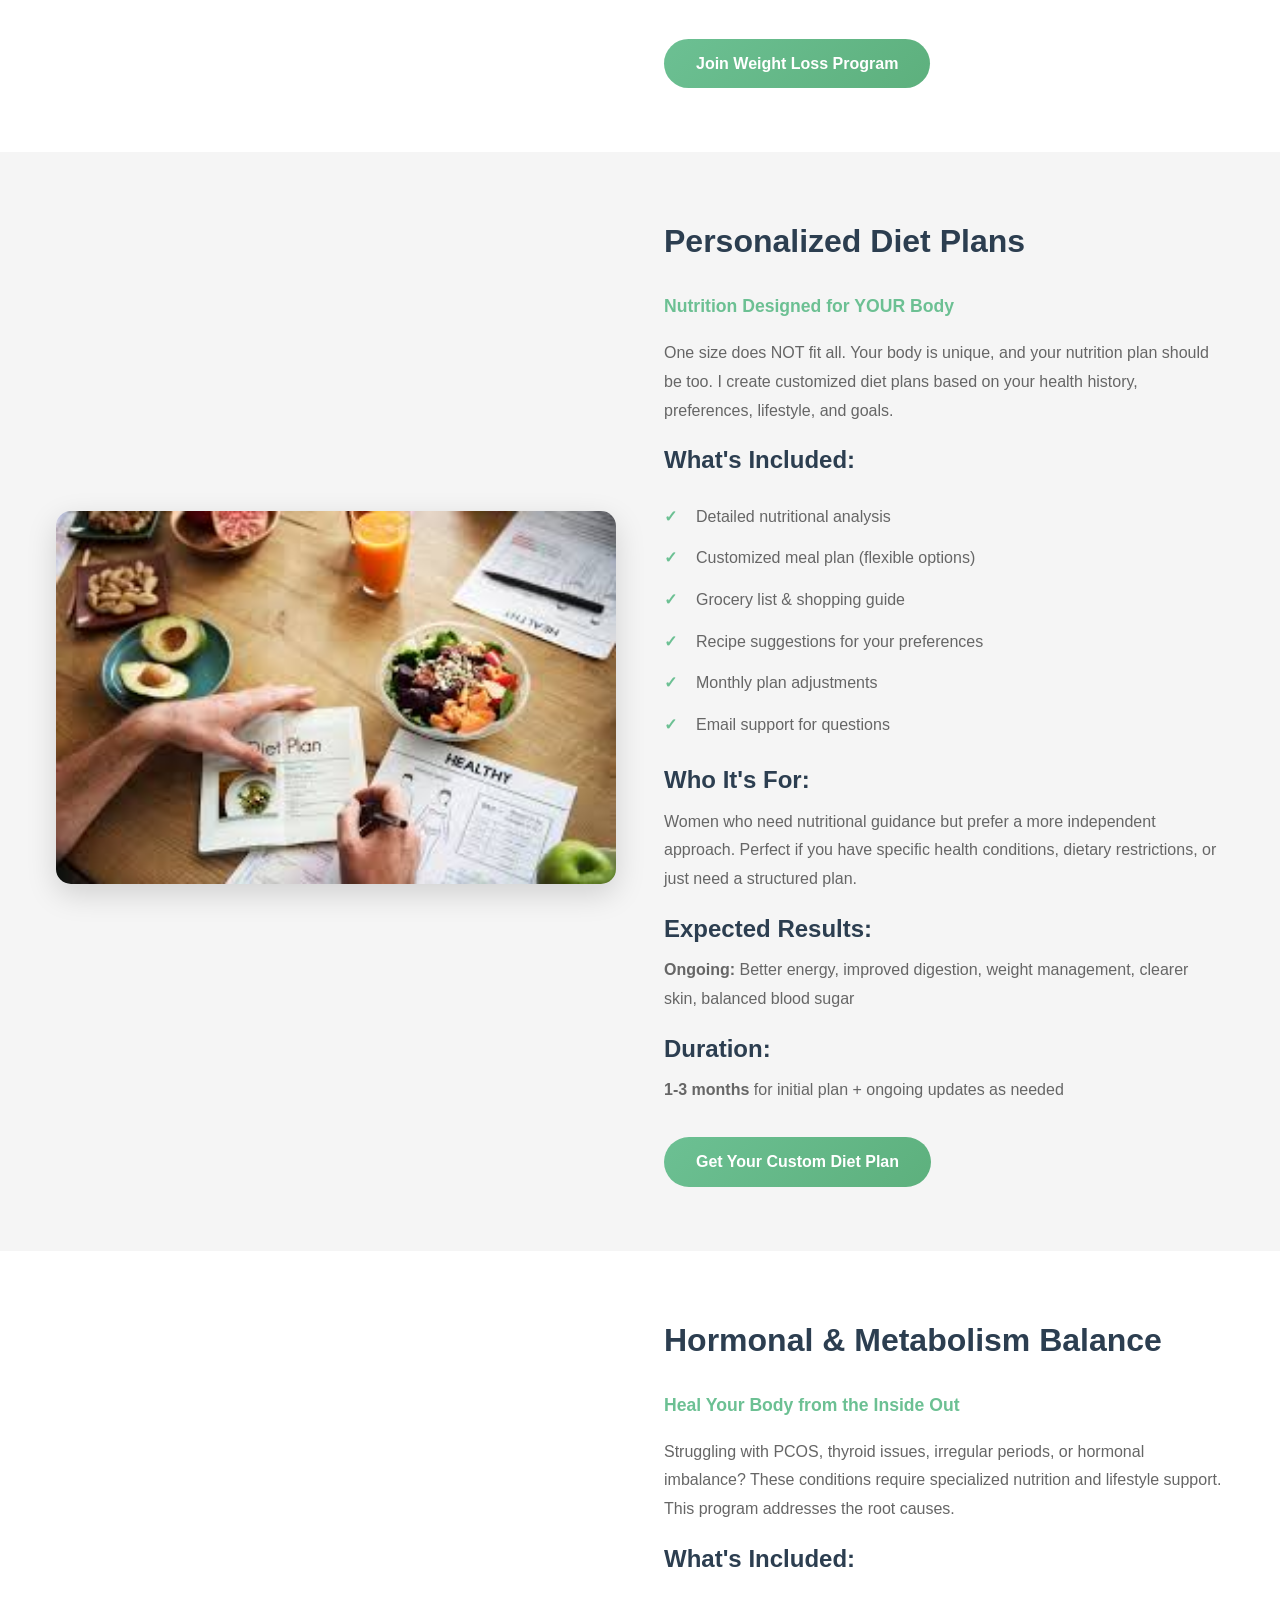
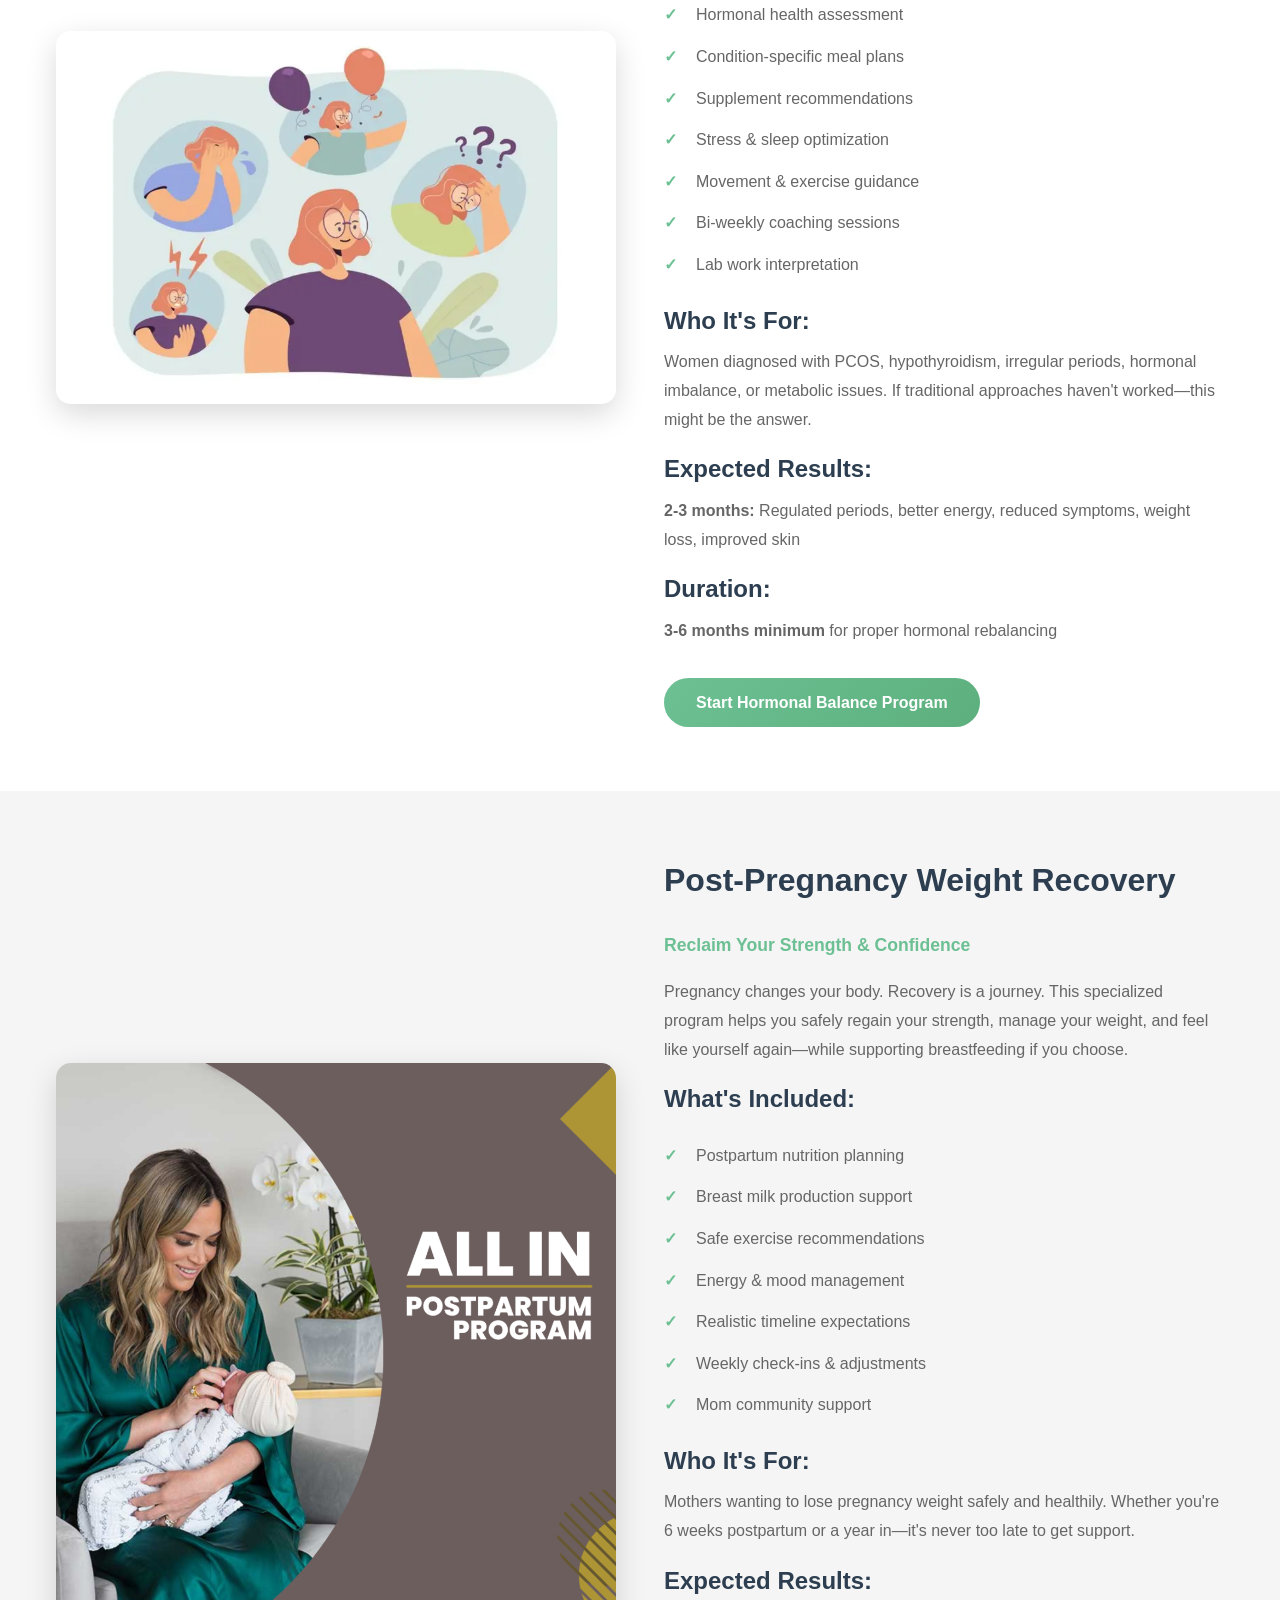
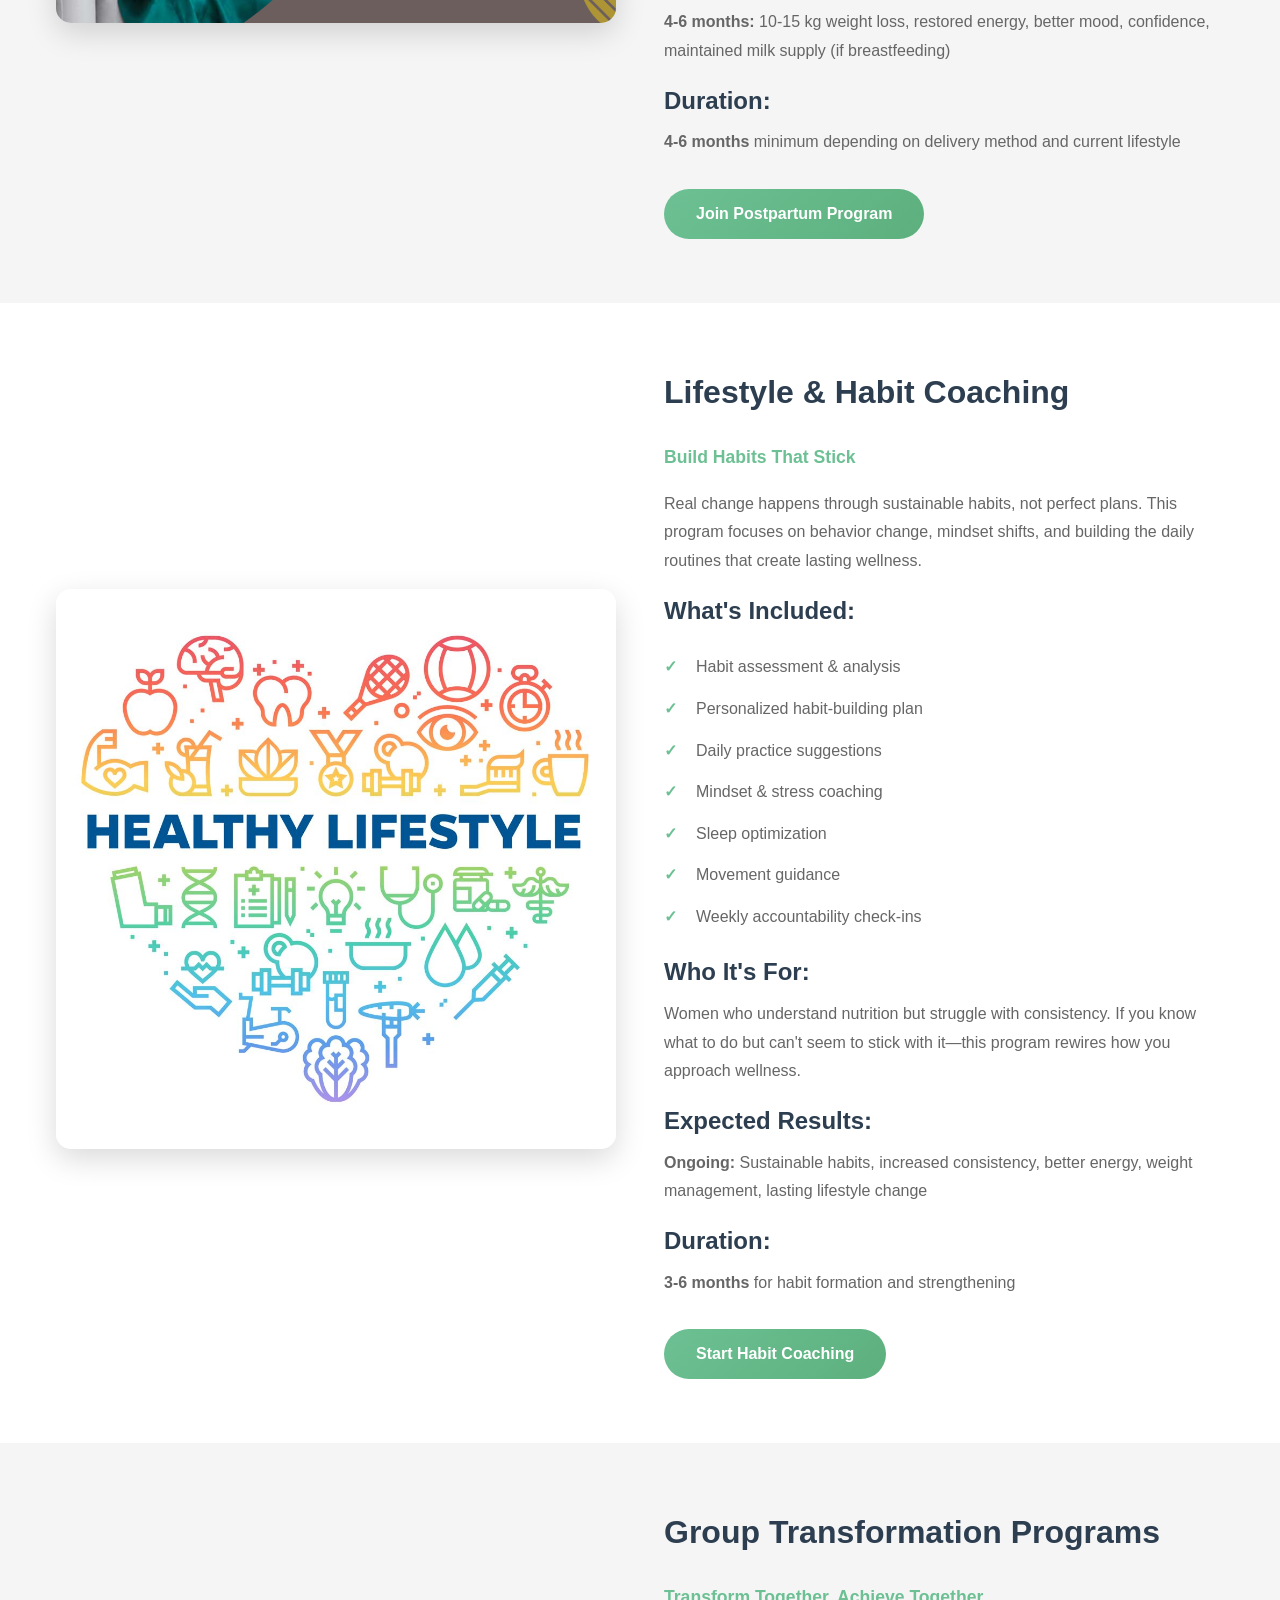
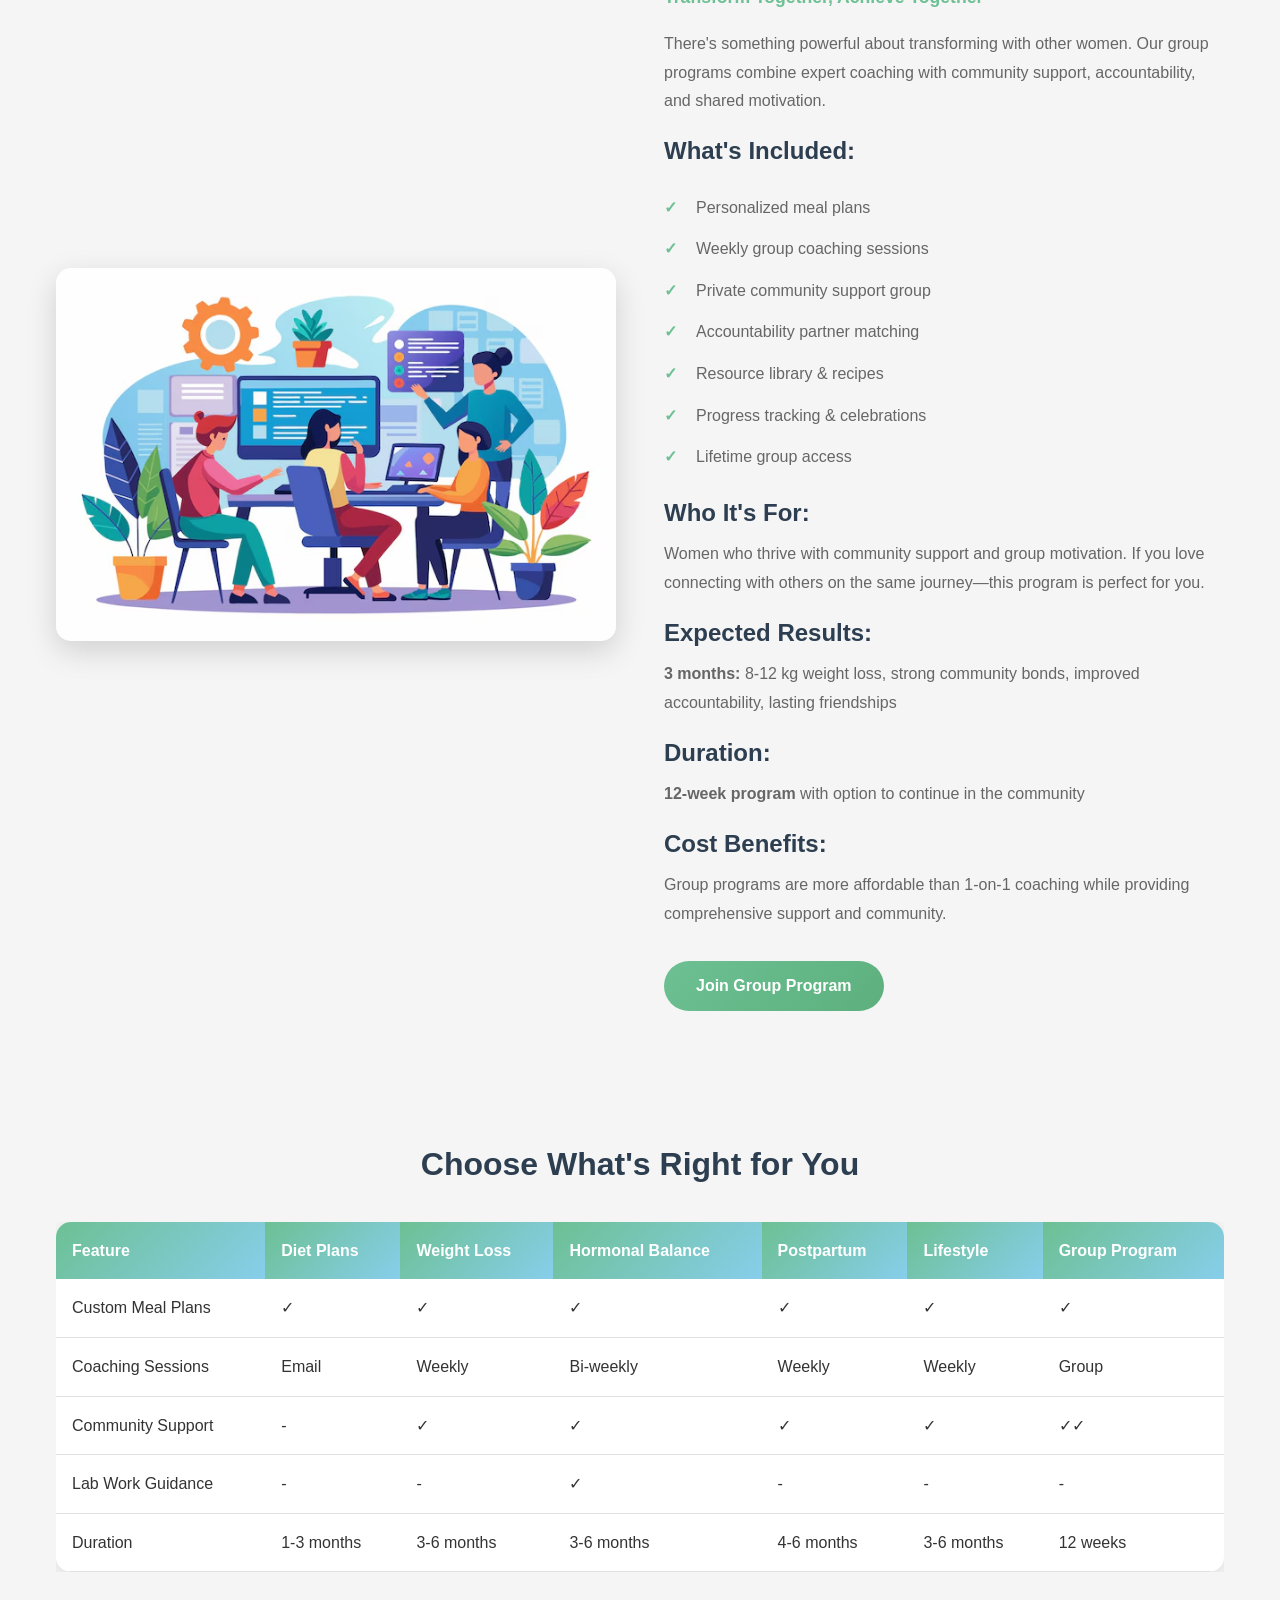
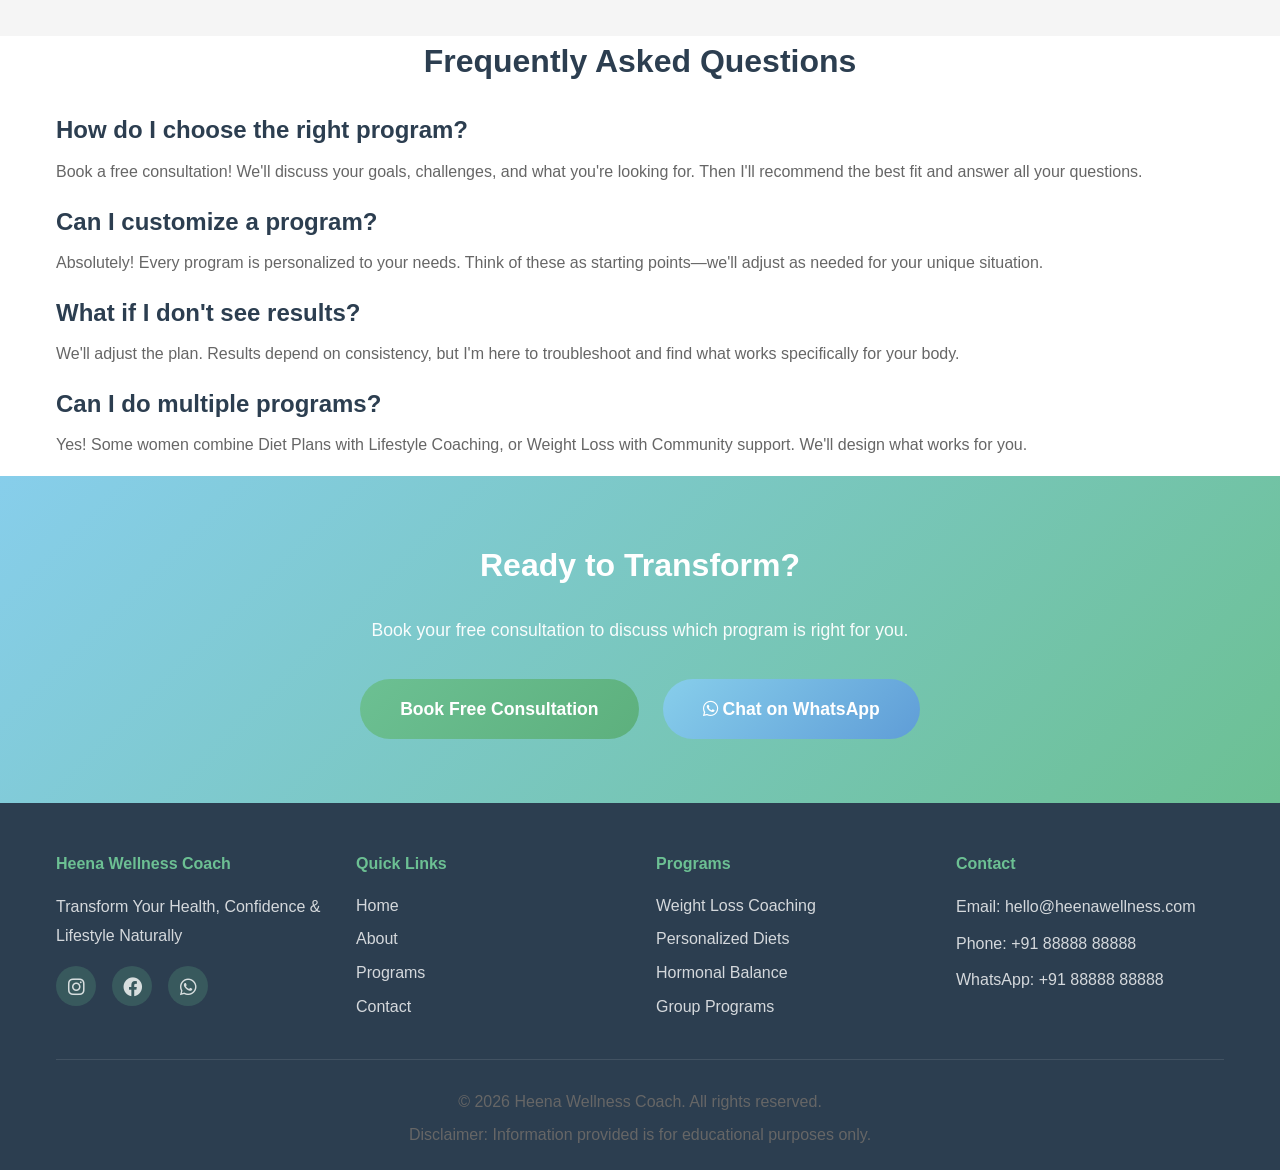
<file: programs.html>
<!DOCTYPE html>
<html lang="en">
<head>
    <meta charset="UTF-8">
    <meta name="viewport" content="width=device-width, initial-scale=1.0">
    <meta name="description" content="Explore Heena's wellness programs: Weight Loss Coaching, Personalized Diet Plans, Hormonal Balance, and more.">
    <title>Programs | Heena Wellness Coach</title>
    <link rel="stylesheet" href="assets/css/styles.css">
    <link rel="stylesheet" href="https://cdnjs.cloudflare.com/ajax/libs/font-awesome/6.0.0/css/all.min.css">
</head>
<body>
    <!-- Navigation -->
    <nav class="navbar">
        <div class="nav-container">
            <div class="nav-logo">
                <a href="index.html">
                    <i class="fas fa-spa"></i>
                    <span>Heena Wellness</span>
                </a>
            </div>
            <div class="hamburger" id="hamburger">
                <span></span>
                <span></span>
                <span></span>
            </div>
            <ul class="nav-menu" id="navMenu">
                <li><a href="index.html" class="nav-link">Home</a></li>
                <li><a href="about.html" class="nav-link">About</a></li>
                <li><a href="programs.html" class="nav-link active">Programs</a></li>
                <li><a href="transformations.html" class="nav-link">Transformations</a></li>
                <li><a href="community.html" class="nav-link">Community</a></li>
                <li><a href="contact.html" class="nav-link">Contact</a></li>
                <li><a href="contact.html" class="nav-link btn-cta">Book Consultation</a></li>
            </ul>
        </div>
    </nav>

    <!-- HERO SECTION -->
    <section class="page-hero" style="background: linear-gradient(rgba(108, 192, 147, 0.8), rgba(135, 206, 235, 0.8)), url('assets/images/programs-hero.jpg') center/cover;">
        <div class="hero-content">
            <h1>Our Programs</h1>
            <p>Tailored Solutions for Your Wellness Goals</p>
        </div>
    </section>

    <!-- INTRO SECTION -->
    <section class="container" style="padding: 4rem 1rem;">
        <p style="text-align: center; font-size: 1.1rem; max-width: 700px; margin: 0 auto; color: #555;">Each program is customized to your unique needs, lifestyle, and health goals. Whether you're looking to lose weight, balance your hormones, or build sustainable healthy habits—we have the right program for you.</p>
    </section>

    <!-- PROGRAM 1: WEIGHT LOSS COACHING -->
    <section class="program-detail-section" id="weight-loss">
        <div class="container">
            <div class="program-detail">
                <div class="program-detail-image">
                    <img src="assets/images/program-weight-loss.jpg" alt="Weight Loss Coaching">
                </div>
                <div class="program-detail-content">
                    <h2>Weight Loss Coaching</h2>
                    <p class="program-tagline">Sustainable, Healthy, Lasting Results</p>
                    <p>Forget everything you know about weight loss. This isn't about crash dieting or restriction—it's about sustainable changes that fit your lifestyle and produce real, lasting results.</p>
                    <h3>What's Included:</h3>
                    <ul class="program-features">
                        <li>Personalized nutrition assessment</li>
                        <li>Customized meal plans</li>
                        <li>Weekly coaching sessions</li>
                        <li>Habit formation guidance</li>
                        <li>Progress tracking & adjustments</li>
                        <li>Exclusive community support</li>
                    </ul>
                    <h3>Who It's For:</h3>
                    <p>Women who want to lose weight but are tired of restrictive diets and yo-yo cycles. If you're looking for a sustainable, scientific approach that actually works—this is for you.</p>
                    <h3>Expected Results:</h3>
                    <p><strong>3-4 months:</strong> 8-12 kg weight loss + improved energy, better sleep, increased confidence</p>
                    <h3>Duration:</h3>
                    <p><strong>3-6 months minimum</strong> (most clients continue longer for ongoing support)</p>
                    <div class="program-cta">
                        <a href="contact.html?program=weight-loss" class="btn btn-primary">Join Weight Loss Program</a>
                    </div>
                </div>
            </div>
        </div>
    </section>

    <!-- PROGRAM 2: PERSONALIZED DIET PLANS -->
    <section class="program-detail-section alternate" id="diet-plans">
        <div class="container">
            <div class="program-detail">
                <div class="program-detail-image">
                    <img src="assets/images/program-diet.jpg" alt="Personalized Diet Plans">
                </div>
                <div class="program-detail-content">
                    <h2>Personalized Diet Plans</h2>
                    <p class="program-tagline">Nutrition Designed for YOUR Body</p>
                    <p>One size does NOT fit all. Your body is unique, and your nutrition plan should be too. I create customized diet plans based on your health history, preferences, lifestyle, and goals.</p>
                    <h3>What's Included:</h3>
                    <ul class="program-features">
                        <li>Detailed nutritional analysis</li>
                        <li>Customized meal plan (flexible options)</li>
                        <li>Grocery list & shopping guide</li>
                        <li>Recipe suggestions for your preferences</li>
                        <li>Monthly plan adjustments</li>
                        <li>Email support for questions</li>
                    </ul>
                    <h3>Who It's For:</h3>
                    <p>Women who need nutritional guidance but prefer a more independent approach. Perfect if you have specific health conditions, dietary restrictions, or just need a structured plan.</p>
                    <h3>Expected Results:</h3>
                    <p><strong>Ongoing:</strong> Better energy, improved digestion, weight management, clearer skin, balanced blood sugar</p>
                    <h3>Duration:</h3>
                    <p><strong>1-3 months</strong> for initial plan + ongoing updates as needed</p>
                    <div class="program-cta">
                        <a href="contact.html?program=diet-plans" class="btn btn-primary">Get Your Custom Diet Plan</a>
                    </div>
                </div>
            </div>
        </div>
    </section>

    <!-- PROGRAM 3: HORMONAL & METABOLISM BALANCE -->
    <section class="program-detail-section" id="hormonal-balance">
        <div class="container">
            <div class="program-detail">
                <div class="program-detail-image">
                    <img src="assets/images/program-hormonal.jpg" alt="Hormonal Balance">
                </div>
                <div class="program-detail-content">
                    <h2>Hormonal & Metabolism Balance</h2>
                    <p class="program-tagline">Heal Your Body from the Inside Out</p>
                    <p>Struggling with PCOS, thyroid issues, irregular periods, or hormonal imbalance? These conditions require specialized nutrition and lifestyle support. This program addresses the root causes.</p>
                    <h3>What's Included:</h3>
                    <ul class="program-features">
                        <li>Hormonal health assessment</li>
                        <li>Condition-specific meal plans</li>
                        <li>Supplement recommendations</li>
                        <li>Stress & sleep optimization</li>
                        <li>Movement & exercise guidance</li>
                        <li>Bi-weekly coaching sessions</li>
                        <li>Lab work interpretation</li>
                    </ul>
                    <h3>Who It's For:</h3>
                    <p>Women diagnosed with PCOS, hypothyroidism, irregular periods, hormonal imbalance, or metabolic issues. If traditional approaches haven't worked—this might be the answer.</p>
                    <h3>Expected Results:</h3>
                    <p><strong>2-3 months:</strong> Regulated periods, better energy, reduced symptoms, weight loss, improved skin</p>
                    <h3>Duration:</h3>
                    <p><strong>3-6 months minimum</strong> for proper hormonal rebalancing</p>
                    <div class="program-cta">
                        <a href="contact.html?program=hormonal-balance" class="btn btn-primary">Start Hormonal Balance Program</a>
                    </div>
                </div>
            </div>
        </div>
    </section>

    <!-- PROGRAM 4: POST-PREGNANCY WEIGHT RECOVERY -->
    <section class="program-detail-section alternate" id="post-pregnancy">
        <div class="container">
            <div class="program-detail">
                <div class="program-detail-image">
                    <img src="assets/images/program-postpartum.jpg" alt="Post-Pregnancy Recovery">
                </div>
                <div class="program-detail-content">
                    <h2>Post-Pregnancy Weight Recovery</h2>
                    <p class="program-tagline">Reclaim Your Strength & Confidence</p>
                    <p>Pregnancy changes your body. Recovery is a journey. This specialized program helps you safely regain your strength, manage your weight, and feel like yourself again—while supporting breastfeeding if you choose.</p>
                    <h3>What's Included:</h3>
                    <ul class="program-features">
                        <li>Postpartum nutrition planning</li>
                        <li>Breast milk production support</li>
                        <li>Safe exercise recommendations</li>
                        <li>Energy & mood management</li>
                        <li>Realistic timeline expectations</li>
                        <li>Weekly check-ins & adjustments</li>
                        <li>Mom community support</li>
                    </ul>
                    <h3>Who It's For:</h3>
                    <p>Mothers wanting to lose pregnancy weight safely and healthily. Whether you're 6 weeks postpartum or a year in—it's never too late to get support.</p>
                    <h3>Expected Results:</h3>
                    <p><strong>4-6 months:</strong> 10-15 kg weight loss, restored energy, better mood, confidence, maintained milk supply (if breastfeeding)</p>
                    <h3>Duration:</h3>
                    <p><strong>4-6 months</strong> minimum depending on delivery method and current lifestyle</p>
                    <div class="program-cta">
                        <a href="contact.html?program=post-pregnancy" class="btn btn-primary">Join Postpartum Program</a>
                    </div>
                </div>
            </div>
        </div>
    </section>

    <!-- PROGRAM 5: LIFESTYLE & HABIT COACHING -->
    <section class="program-detail-section" id="lifestyle">
        <div class="container">
            <div class="program-detail">
                <div class="program-detail-image">
                    <img src="assets/images/program-lifestyle.jpg" alt="Lifestyle Coaching">
                </div>
                <div class="program-detail-content">
                    <h2>Lifestyle & Habit Coaching</h2>
                    <p class="program-tagline">Build Habits That Stick</p>
                    <p>Real change happens through sustainable habits, not perfect plans. This program focuses on behavior change, mindset shifts, and building the daily routines that create lasting wellness.</p>
                    <h3>What's Included:</h3>
                    <ul class="program-features">
                        <li>Habit assessment & analysis</li>
                        <li>Personalized habit-building plan</li>
                        <li>Daily practice suggestions</li>
                        <li>Mindset & stress coaching</li>
                        <li>Sleep optimization</li>
                        <li>Movement guidance</li>
                        <li>Weekly accountability check-ins</li>
                    </ul>
                    <h3>Who It's For:</h3>
                    <p>Women who understand nutrition but struggle with consistency. If you know what to do but can't seem to stick with it—this program rewires how you approach wellness.</p>
                    <h3>Expected Results:</h3>
                    <p><strong>Ongoing:</strong> Sustainable habits, increased consistency, better energy, weight management, lasting lifestyle change</p>
                    <h3>Duration:</h3>
                    <p><strong>3-6 months</strong> for habit formation and strengthening</p>
                    <div class="program-cta">
                        <a href="contact.html?program=lifestyle" class="btn btn-primary">Start Habit Coaching</a>
                    </div>
                </div>
            </div>
        </div>
    </section>

    <!-- PROGRAM 6: GROUP TRANSFORMATION PROGRAMS -->
    <section class="program-detail-section alternate" id="group-program">
        <div class="container">
            <div class="program-detail">
                <div class="program-detail-image">
                    <img src="assets/images/program-group.jpg" alt="Group Transformation">
                </div>
                <div class="program-detail-content">
                    <h2>Group Transformation Programs</h2>
                    <p class="program-tagline">Transform Together, Achieve Together</p>
                    <p>There's something powerful about transforming with other women. Our group programs combine expert coaching with community support, accountability, and shared motivation.</p>
                    <h3>What's Included:</h3>
                    <ul class="program-features">
                        <li>Personalized meal plans</li>
                        <li>Weekly group coaching sessions</li>
                        <li>Private community support group</li>
                        <li>Accountability partner matching</li>
                        <li>Resource library & recipes</li>
                        <li>Progress tracking & celebrations</li>
                        <li>Lifetime group access</li>
                    </ul>
                    <h3>Who It's For:</h3>
                    <p>Women who thrive with community support and group motivation. If you love connecting with others on the same journey—this program is perfect for you.</p>
                    <h3>Expected Results:</h3>
                    <p><strong>3 months:</strong> 8-12 kg weight loss, strong community bonds, improved accountability, lasting friendships</p>
                    <h3>Duration:</h3>
                    <p><strong>12-week program</strong> with option to continue in the community</p>
                    <h3>Cost Benefits:</h3>
                    <p>Group programs are more affordable than 1-on-1 coaching while providing comprehensive support and community.</p>
                    <div class="program-cta">
                        <a href="contact.html?program=group-program" class="btn btn-primary">Join Group Program</a>
                    </div>
                </div>
            </div>
        </div>
    </section>

    <!-- PROGRAM COMPARISON SECTION -->
    <section class="comparison-section">
        <div class="container">
            <h2>Choose What's Right for You</h2>
            <div class="comparison-table-wrapper">
                <table class="comparison-table">
                    <thead>
                        <tr>
                            <th>Feature</th>
                            <th>Diet Plans</th>
                            <th>Weight Loss</th>
                            <th>Hormonal Balance</th>
                            <th>Postpartum</th>
                            <th>Lifestyle</th>
                            <th>Group Program</th>
                        </tr>
                    </thead>
                    <tbody>
                        <tr>
                            <td>Custom Meal Plans</td>
                            <td>✓</td>
                            <td>✓</td>
                            <td>✓</td>
                            <td>✓</td>
                            <td>✓</td>
                            <td>✓</td>
                        </tr>
                        <tr>
                            <td>Coaching Sessions</td>
                            <td>Email</td>
                            <td>Weekly</td>
                            <td>Bi-weekly</td>
                            <td>Weekly</td>
                            <td>Weekly</td>
                            <td>Group</td>
                        </tr>
                        <tr>
                            <td>Community Support</td>
                            <td>-</td>
                            <td>✓</td>
                            <td>✓</td>
                            <td>✓</td>
                            <td>✓</td>
                            <td>✓✓</td>
                        </tr>
                        <tr>
                            <td>Lab Work Guidance</td>
                            <td>-</td>
                            <td>-</td>
                            <td>✓</td>
                            <td>-</td>
                            <td>-</td>
                            <td>-</td>
                        </tr>
                        <tr>
                            <td>Duration</td>
                            <td>1-3 months</td>
                            <td>3-6 months</td>
                            <td>3-6 months</td>
                            <td>4-6 months</td>
                            <td>3-6 months</td>
                            <td>12 weeks</td>
                        </tr>
                    </tbody>
                </table>
            </div>
        </div>
    </section>

    <!-- FAQ SECTION -->
    <section class="faq-section">
        <div class="container">
            <h2>Frequently Asked Questions</h2>
            <div class="faq-grid">
                <div class="faq-item">
                    <h3>How do I choose the right program?</h3>
                    <p>Book a free consultation! We'll discuss your goals, challenges, and what you're looking for. Then I'll recommend the best fit and answer all your questions.</p>
                </div>
                <div class="faq-item">
                    <h3>Can I customize a program?</h3>
                    <p>Absolutely! Every program is personalized to your needs. Think of these as starting points—we'll adjust as needed for your unique situation.</p>
                </div>
                <div class="faq-item">
                    <h3>What if I don't see results?</h3>
                    <p>We'll adjust the plan. Results depend on consistency, but I'm here to troubleshoot and find what works specifically for your body.</p>
                </div>
                <div class="faq-item">
                    <h3>Can I do multiple programs?</h3>
                    <p>Yes! Some women combine Diet Plans with Lifestyle Coaching, or Weight Loss with Community support. We'll design what works for you.</p>
                </div>
            </div>
        </div>
    </section>

    <!-- FINAL CTA SECTION -->
    <section class="final-cta-section">
        <div class="container">
            <h2>Ready to Transform?</h2>
            <p>Book your free consultation to discuss which program is right for you.</p>
            <div class="cta-buttons">
                <a href="contact.html" class="btn btn-primary btn-lg">Book Free Consultation</a>
                <a href="https://wa.me/918888888888" target="_blank" class="btn btn-secondary btn-lg">
                    <i class="fab fa-whatsapp"></i> Chat on WhatsApp
                </a>
            </div>
        </div>
    </section>

    <!-- FOOTER -->
    <footer class="footer">
        <div class="container">
            <div class="footer-content">
                <div class="footer-section">
                    <h4>Heena Wellness Coach</h4>
                    <p>Transform Your Health, Confidence & Lifestyle Naturally</p>
                    <div class="social-links">
                        <a href="https://instagram.com" target="_blank"><i class="fab fa-instagram"></i></a>
                        <a href="https://facebook.com" target="_blank"><i class="fab fa-facebook"></i></a>
                        <a href="https://wa.me/918888888888" target="_blank"><i class="fab fa-whatsapp"></i></a>
                    </div>
                </div>
                <div class="footer-section">
                    <h4>Quick Links</h4>
                    <ul>
                        <li><a href="index.html">Home</a></li>
                        <li><a href="about.html">About</a></li>
                        <li><a href="programs.html">Programs</a></li>
                        <li><a href="contact.html">Contact</a></li>
                    </ul>
                </div>
                <div class="footer-section">
                    <h4>Programs</h4>
                    <ul>
                        <li><a href="#weight-loss">Weight Loss Coaching</a></li>
                        <li><a href="#diet-plans">Personalized Diets</a></li>
                        <li><a href="#hormonal-balance">Hormonal Balance</a></li>
                        <li><a href="#group-program">Group Programs</a></li>
                    </ul>
                </div>
                <div class="footer-section">
                    <h4>Contact</h4>
                    <p>Email: hello@heenawellness.com</p>
                    <p>Phone: +91 88888 88888</p>
                    <p>WhatsApp: +91 88888 88888</p>
                </div>
            </div>
            <div class="footer-bottom">
                <p>&copy; 2026 Heena Wellness Coach. All rights reserved.</p>
                <p>Disclaimer: Information provided is for educational purposes only.</p>
            </div>
        </div>
    </footer>

    <!-- WhatsApp Floating Button -->
    <a href="https://wa.me/918888888888" class="whatsapp-btn" target="_blank" title="Chat on WhatsApp">
        <i class="fab fa-whatsapp"></i>
    </a>

    <script src="assets/js/script.js"></script>
</body>
</html>
</file>
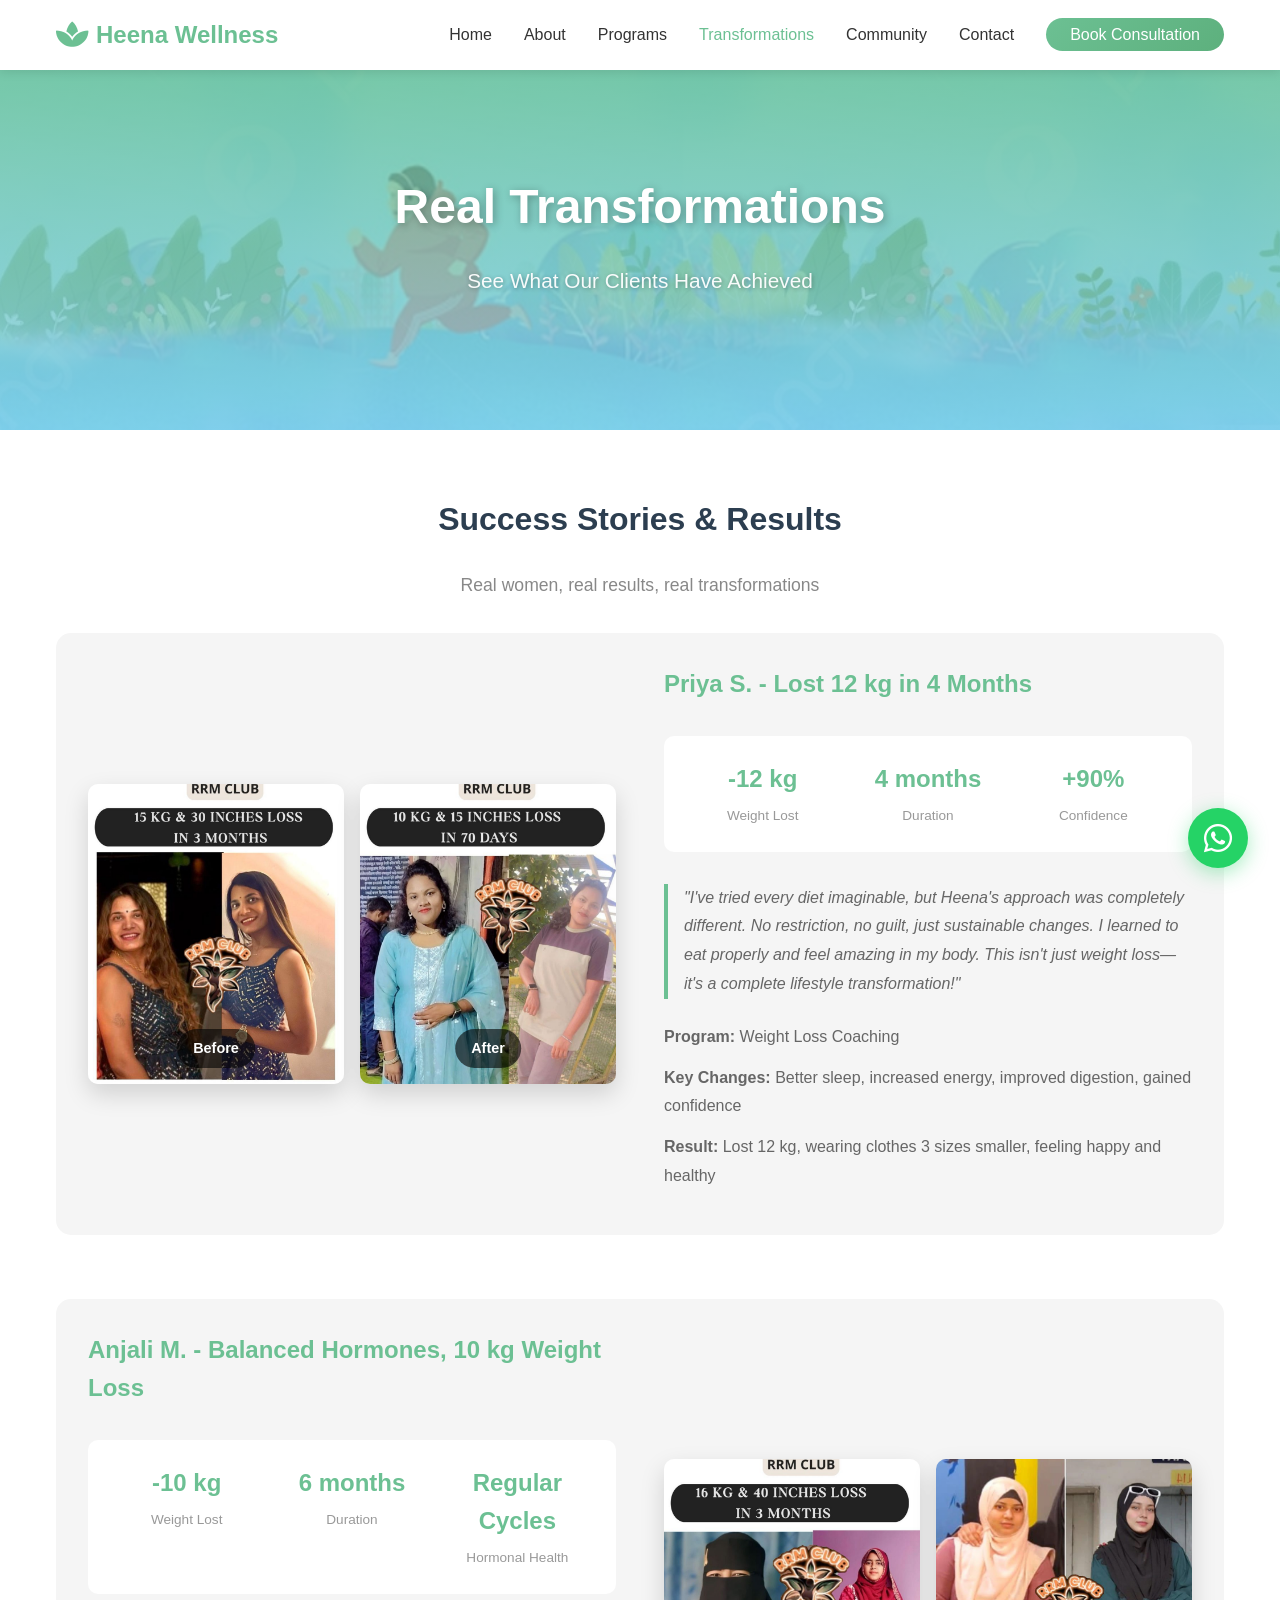
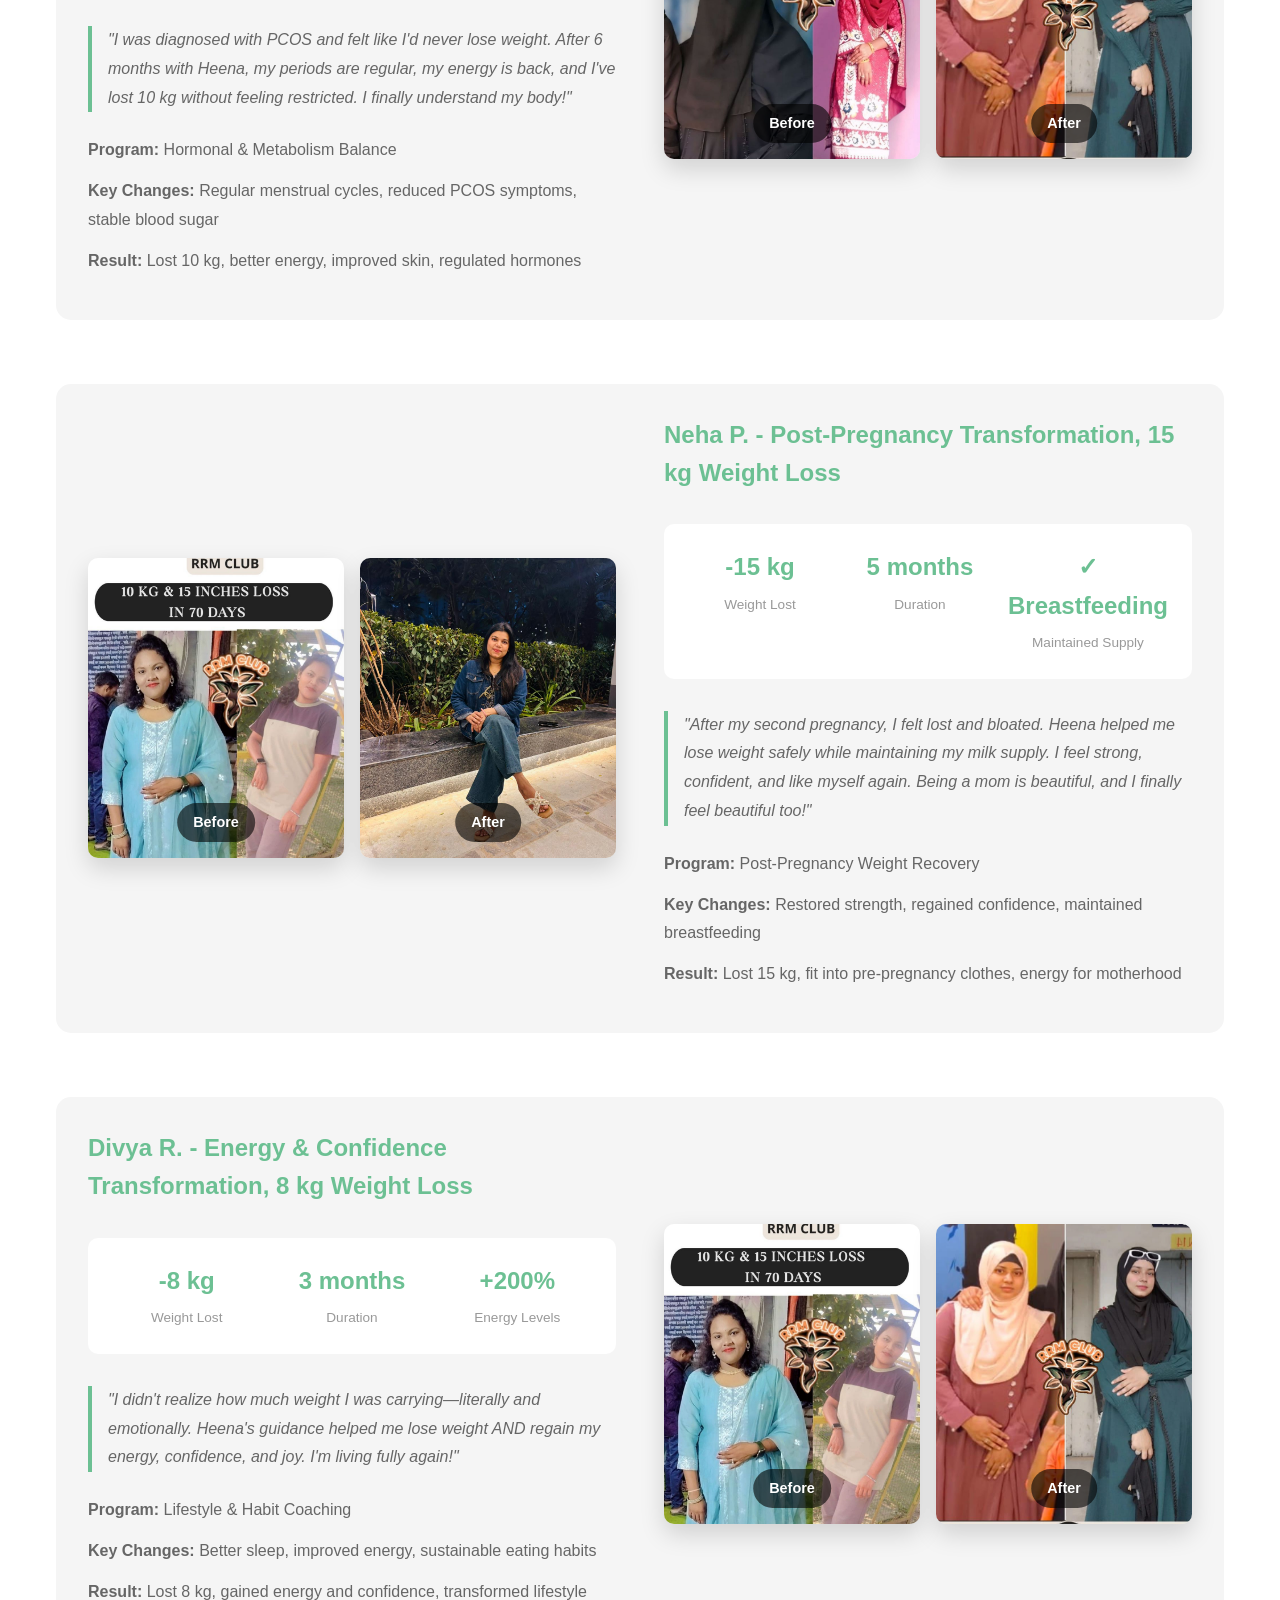
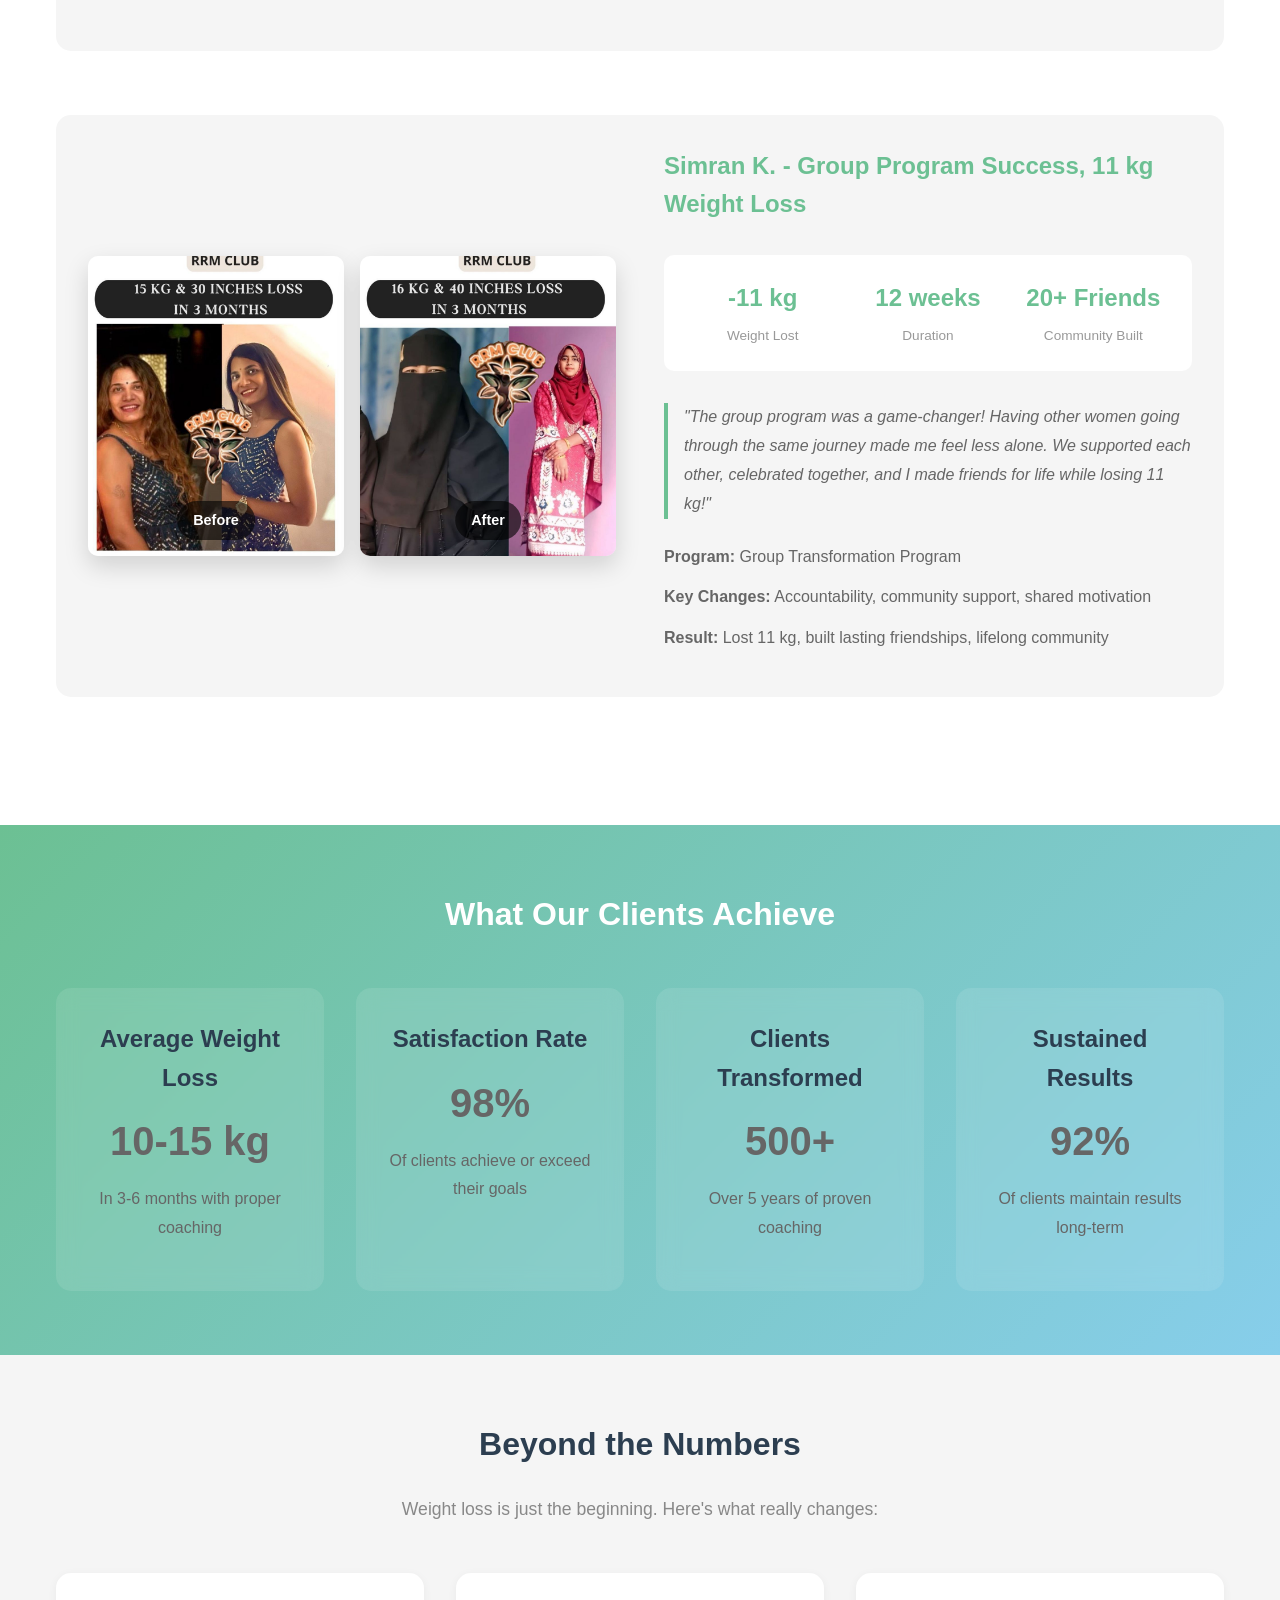
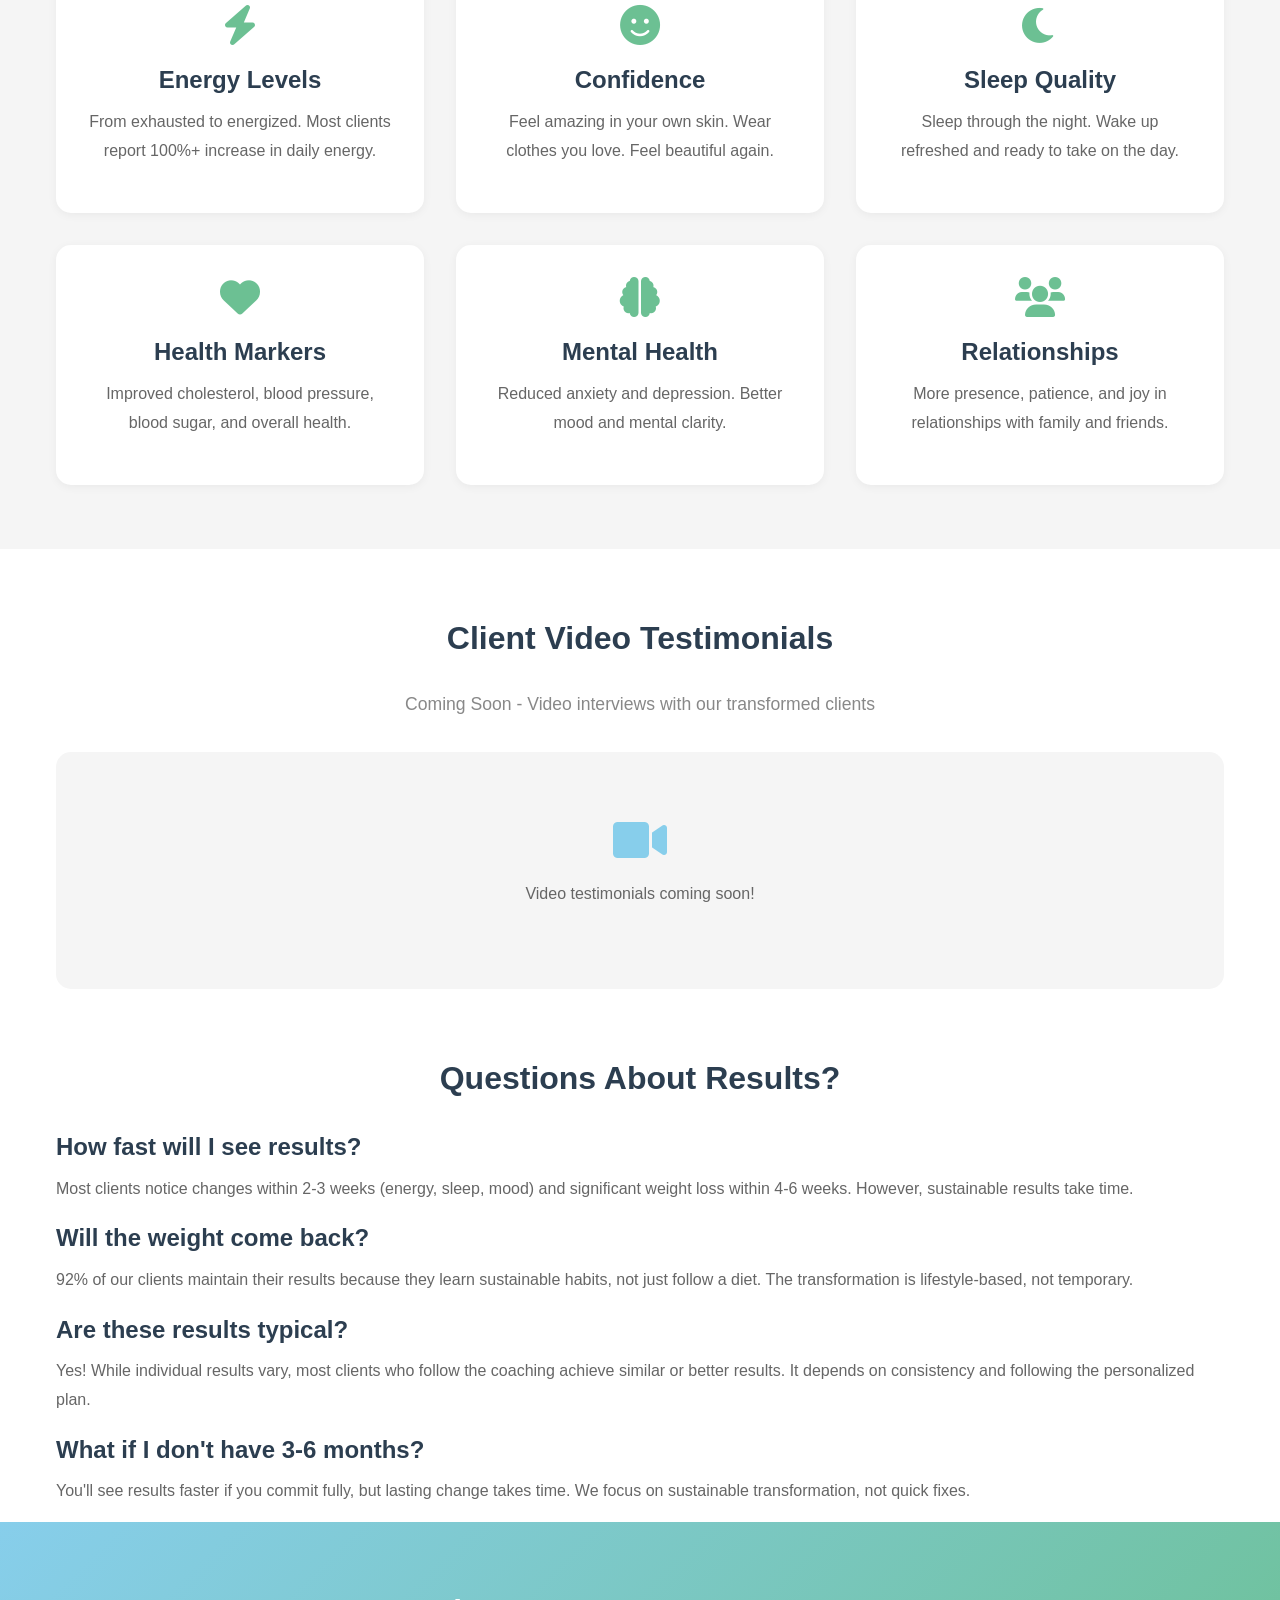
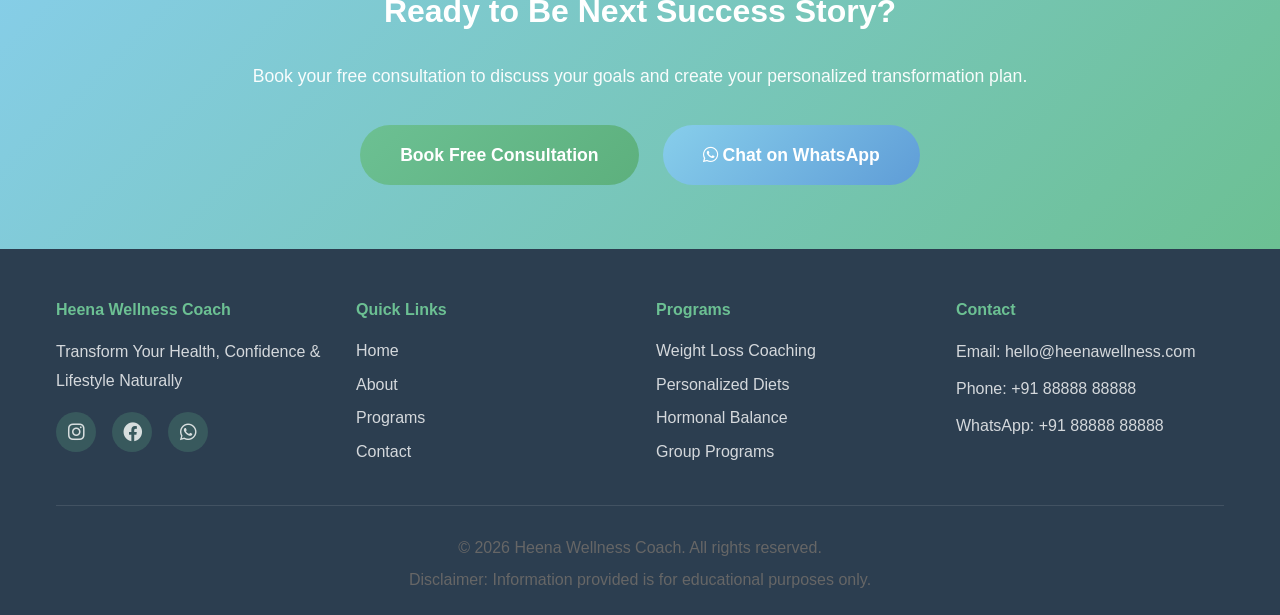
<file: transformations.html>
<!DOCTYPE html>
<html lang="en">
<head>
    <meta charset="UTF-8">
    <meta name="viewport" content="width=device-width, initial-scale=1.0">
    <meta name="description" content="See real transformation results from Heena's clients. Before and after stories, success stories, and measurable results.">
    <title>Transformations | Heena Wellness Coach</title>
    <link rel="stylesheet" href="assets/css/styles.css">
    <link rel="stylesheet" href="https://cdnjs.cloudflare.com/ajax/libs/font-awesome/6.0.0/css/all.min.css">
</head>
<body>
    <!-- Navigation -->
    <nav class="navbar">
        <div class="nav-container">
            <div class="nav-logo">
                <a href="index.html">
                    <i class="fas fa-spa"></i>
                    <span>Heena Wellness</span>
                </a>
            </div>
            <div class="hamburger" id="hamburger">
                <span></span>
                <span></span>
                <span></span>
            </div>
            <ul class="nav-menu" id="navMenu">
                <li><a href="index.html" class="nav-link">Home</a></li>
                <li><a href="about.html" class="nav-link">About</a></li>
                <li><a href="programs.html" class="nav-link">Programs</a></li>
                <li><a href="transformations.html" class="nav-link active">Transformations</a></li>
                <li><a href="community.html" class="nav-link">Community</a></li>
                <li><a href="contact.html" class="nav-link">Contact</a></li>
                <li><a href="contact.html" class="nav-link btn-cta">Book Consultation</a></li>
            </ul>
        </div>
    </nav>

    <!-- HERO SECTION -->
    <section class="page-hero" style="background: linear-gradient(rgba(108, 192, 147, 0.8), rgba(135, 206, 235, 0.8)), url('assets/images/transformations-hero.jpg') center/cover;">
        <div class="hero-content">
            <h1>Real Transformations</h1>
            <p>See What Our Clients Have Achieved</p>
        </div>
    </section>

    <!-- TRANSFORMATION GALLERY SECTION -->
    <section class="full-transformation-section">
        <div class="container">
            <h2>Success Stories & Results</h2>
            <p class="section-subtitle">Real women, real results, real transformations</p>

            <!-- TRANSFORMATION 1 -->
            <div class="transformation-card-full">
                <div class="transformation-image-split">
                    <div class="before-image">
                        <img src="assets/images/before-1.jpg" alt="Before">
                        <span class="label">Before</span>
                    </div>
                    <div class="after-image">
                        <img src="assets/images/after-1.jpg" alt="After">
                        <span class="label">After</span>
                    </div>
                </div>
                <div class="transformation-story">
                    <h3>Priya S. - Lost 12 kg in 4 Months</h3>
                    <div class="transformation-stats">
                        <div class="stat">
                            <strong>-12 kg</strong>
                            <span>Weight Lost</span>
                        </div>
                        <div class="stat">
                            <strong>4 months</strong>
                            <span>Duration</span>
                        </div>
                        <div class="stat">
                            <strong>+90%</strong>
                            <span>Confidence</span>
                        </div>
                    </div>
                    <p class="transformation-quote">"I've tried every diet imaginable, but Heena's approach was completely different. No restriction, no guilt, just sustainable changes. I learned to eat properly and feel amazing in my body. This isn't just weight loss—it's a complete lifestyle transformation!"</p>
                    <div class="transformation-details">
                        <p><strong>Program:</strong> Weight Loss Coaching</p>
                        <p><strong>Key Changes:</strong> Better sleep, increased energy, improved digestion, gained confidence</p>
                        <p><strong>Result:</strong> Lost 12 kg, wearing clothes 3 sizes smaller, feeling happy and healthy</p>
                    </div>
                </div>
            </div>

            <!-- TRANSFORMATION 2 -->
            <div class="transformation-card-full">
                <div class="transformation-image-split">
                    <div class="before-image">
                        <img src="assets/images/before-2.jpg" alt="Before">
                        <span class="label">Before</span>
                    </div>
                    <div class="after-image">
                        <img src="assets/images/after-2.jpg" alt="After">
                        <span class="label">After</span>
                    </div>
                </div>
                <div class="transformation-story">
                    <h3>Anjali M. - Balanced Hormones, 10 kg Weight Loss</h3>
                    <div class="transformation-stats">
                        <div class="stat">
                            <strong>-10 kg</strong>
                            <span>Weight Lost</span>
                        </div>
                        <div class="stat">
                            <strong>6 months</strong>
                            <span>Duration</span>
                        </div>
                        <div class="stat">
                            <strong>Regular Cycles</strong>
                            <span>Hormonal Health</span>
                        </div>
                    </div>
                    <p class="transformation-quote">"I was diagnosed with PCOS and felt like I'd never lose weight. After 6 months with Heena, my periods are regular, my energy is back, and I've lost 10 kg without feeling restricted. I finally understand my body!"</p>
                    <div class="transformation-details">
                        <p><strong>Program:</strong> Hormonal & Metabolism Balance</p>
                        <p><strong>Key Changes:</strong> Regular menstrual cycles, reduced PCOS symptoms, stable blood sugar</p>
                        <p><strong>Result:</strong> Lost 10 kg, better energy, improved skin, regulated hormones</p>
                    </div>
                </div>
            </div>

            <!-- TRANSFORMATION 3 -->
            <div class="transformation-card-full">
                <div class="transformation-image-split">
                    <div class="before-image">
                        <img src="assets/images/before-3.jpg" alt="Before">
                        <span class="label">Before</span>
                    </div>
                    <div class="after-image">
                        <img src="assets/images/after-3.jpg" alt="After">
                        <span class="label">After</span>
                    </div>
                </div>
                <div class="transformation-story">
                    <h3>Neha P. - Post-Pregnancy Transformation, 15 kg Weight Loss</h3>
                    <div class="transformation-stats">
                        <div class="stat">
                            <strong>-15 kg</strong>
                            <span>Weight Lost</span>
                        </div>
                        <div class="stat">
                            <strong>5 months</strong>
                            <span>Duration</span>
                        </div>
                        <div class="stat">
                            <strong>✓ Breastfeeding</strong>
                            <span>Maintained Supply</span>
                        </div>
                    </div>
                    <p class="transformation-quote">"After my second pregnancy, I felt lost and bloated. Heena helped me lose weight safely while maintaining my milk supply. I feel strong, confident, and like myself again. Being a mom is beautiful, and I finally feel beautiful too!"</p>
                    <div class="transformation-details">
                        <p><strong>Program:</strong> Post-Pregnancy Weight Recovery</p>
                        <p><strong>Key Changes:</strong> Restored strength, regained confidence, maintained breastfeeding</p>
                        <p><strong>Result:</strong> Lost 15 kg, fit into pre-pregnancy clothes, energy for motherhood</p>
                    </div>
                </div>
            </div>

            <!-- TRANSFORMATION 4 -->
            <div class="transformation-card-full">
                <div class="transformation-image-split">
                    <div class="before-image">
                        <img src="assets/images/before-4.jpg" alt="Before">
                        <span class="label">Before</span>
                    </div>
                    <div class="after-image">
                        <img src="assets/images/after-4.jpg" alt="After">
                        <span class="label">After</span>
                    </div>
                </div>
                <div class="transformation-story">
                    <h3>Divya R. - Energy & Confidence Transformation, 8 kg Weight Loss</h3>
                    <div class="transformation-stats">
                        <div class="stat">
                            <strong>-8 kg</strong>
                            <span>Weight Lost</span>
                        </div>
                        <div class="stat">
                            <strong>3 months</strong>
                            <span>Duration</span>
                        </div>
                        <div class="stat">
                            <strong>+200%</strong>
                            <span>Energy Levels</span>
                        </div>
                    </div>
                    <p class="transformation-quote">"I didn't realize how much weight I was carrying—literally and emotionally. Heena's guidance helped me lose weight AND regain my energy, confidence, and joy. I'm living fully again!"</p>
                    <div class="transformation-details">
                        <p><strong>Program:</strong> Lifestyle & Habit Coaching</p>
                        <p><strong>Key Changes:</strong> Better sleep, improved energy, sustainable eating habits</p>
                        <p><strong>Result:</strong> Lost 8 kg, gained energy and confidence, transformed lifestyle</p>
                    </div>
                </div>
            </div>

            <!-- TRANSFORMATION 5 -->
            <div class="transformation-card-full">
                <div class="transformation-image-split">
                    <div class="before-image">
                        <img src="assets/images/before-5.jpg" alt="Before">
                        <span class="label">Before</span>
                    </div>
                    <div class="after-image">
                        <img src="assets/images/after-5.jpg" alt="After">
                        <span class="label">After</span>
                    </div>
                </div>
                <div class="transformation-story">
                    <h3>Simran K. - Group Program Success, 11 kg Weight Loss</h3>
                    <div class="transformation-stats">
                        <div class="stat">
                            <strong>-11 kg</strong>
                            <span>Weight Lost</span>
                        </div>
                        <div class="stat">
                            <strong>12 weeks</strong>
                            <span>Duration</span>
                        </div>
                        <div class="stat">
                            <strong>20+ Friends</strong>
                            <span>Community Built</span>
                        </div>
                    </div>
                    <p class="transformation-quote">"The group program was a game-changer! Having other women going through the same journey made me feel less alone. We supported each other, celebrated together, and I made friends for life while losing 11 kg!"</p>
                    <div class="transformation-details">
                        <p><strong>Program:</strong> Group Transformation Program</p>
                        <p><strong>Key Changes:</strong> Accountability, community support, shared motivation</p>
                        <p><strong>Result:</strong> Lost 11 kg, built lasting friendships, lifelong community</p>
                    </div>
                </div>
            </div>

        </div>
    </section>

    <!-- QUICK RESULTS HIGHLIGHTS -->
    <section class="results-highlights">
        <div class="container">
            <h2>What Our Clients Achieve</h2>
            <div class="highlights-grid">
                <div class="highlight-item">
                    <h3>Average Weight Loss</h3>
                    <p class="big-number">10-15 kg</p>
                    <p>In 3-6 months with proper coaching</p>
                </div>
                <div class="highlight-item">
                    <h3>Satisfaction Rate</h3>
                    <p class="big-number">98%</p>
                    <p>Of clients achieve or exceed their goals</p>
                </div>
                <div class="highlight-item">
                    <h3>Clients Transformed</h3>
                    <p class="big-number">500+</p>
                    <p>Over 5 years of proven coaching</p>
                </div>
                <div class="highlight-item">
                    <h3>Sustained Results</h3>
                    <p class="big-number">92%</p>
                    <p>Of clients maintain results long-term</p>
                </div>
            </div>
        </div>
    </section>

    <!-- TRANSFORMATION BENEFITS -->
    <section class="transformation-benefits">
        <div class="container">
            <h2>Beyond the Numbers</h2>
            <p class="section-subtitle">Weight loss is just the beginning. Here's what really changes:</p>
            <div class="benefits-full-grid">
                <div class="benefit-full-card">
                    <i class="fas fa-bolt"></i>
                    <h3>Energy Levels</h3>
                    <p>From exhausted to energized. Most clients report 100%+ increase in daily energy.</p>
                </div>
                <div class="benefit-full-card">
                    <i class="fas fa-smile"></i>
                    <h3>Confidence</h3>
                    <p>Feel amazing in your own skin. Wear clothes you love. Feel beautiful again.</p>
                </div>
                <div class="benefit-full-card">
                    <i class="fas fa-moon"></i>
                    <h3>Sleep Quality</h3>
                    <p>Sleep through the night. Wake up refreshed and ready to take on the day.</p>
                </div>
                <div class="benefit-full-card">
                    <i class="fas fa-heart"></i>
                    <h3>Health Markers</h3>
                    <p>Improved cholesterol, blood pressure, blood sugar, and overall health.</p>
                </div>
                <div class="benefit-full-card">
                    <i class="fas fa-brain"></i>
                    <h3>Mental Health</h3>
                    <p>Reduced anxiety and depression. Better mood and mental clarity.</p>
                </div>
                <div class="benefit-full-card">
                    <i class="fas fa-users"></i>
                    <h3>Relationships</h3>
                    <p>More presence, patience, and joy in relationships with family and friends.</p>
                </div>
            </div>
        </div>
    </section>

    <!-- VIDEO TESTIMONIALS SECTION (FUTURE) -->
    <section class="video-testimonials">
        <div class="container">
            <h2>Client Video Testimonials</h2>
            <p class="section-subtitle">Coming Soon - Video interviews with our transformed clients</p>
            <div class="video-placeholder">
                <i class="fas fa-video"></i>
                <p>Video testimonials coming soon!</p>
            </div>
        </div>
    </section>

    <!-- FAQ SECTION -->
    <section class="faq-section">
        <div class="container">
            <h2>Questions About Results?</h2>
            <div class="faq-grid">
                <div class="faq-item">
                    <h3>How fast will I see results?</h3>
                    <p>Most clients notice changes within 2-3 weeks (energy, sleep, mood) and significant weight loss within 4-6 weeks. However, sustainable results take time.</p>
                </div>
                <div class="faq-item">
                    <h3>Will the weight come back?</h3>
                    <p>92% of our clients maintain their results because they learn sustainable habits, not just follow a diet. The transformation is lifestyle-based, not temporary.</p>
                </div>
                <div class="faq-item">
                    <h3>Are these results typical?</h3>
                    <p>Yes! While individual results vary, most clients who follow the coaching achieve similar or better results. It depends on consistency and following the personalized plan.</p>
                </div>
                <div class="faq-item">
                    <h3>What if I don't have 3-6 months?</h3>
                    <p>You'll see results faster if you commit fully, but lasting change takes time. We focus on sustainable transformation, not quick fixes.</p>
                </div>
            </div>
        </div>
    </section>

    <!-- FINAL CTA SECTION -->
    <section class="final-cta-section">
        <div class="container">
            <h2>Ready to Be Next Success Story?</h2>
            <p>Book your free consultation to discuss your goals and create your personalized transformation plan.</p>
            <div class="cta-buttons">
                <a href="contact.html" class="btn btn-primary btn-lg">Book Free Consultation</a>
                <a href="https://wa.me/918888888888" target="_blank" class="btn btn-secondary btn-lg">
                    <i class="fab fa-whatsapp"></i> Chat on WhatsApp
                </a>
            </div>
        </div>
    </section>

    <!-- FOOTER -->
    <footer class="footer">
        <div class="container">
            <div class="footer-content">
                <div class="footer-section">
                    <h4>Heena Wellness Coach</h4>
                    <p>Transform Your Health, Confidence & Lifestyle Naturally</p>
                    <div class="social-links">
                        <a href="https://instagram.com" target="_blank"><i class="fab fa-instagram"></i></a>
                        <a href="https://facebook.com" target="_blank"><i class="fab fa-facebook"></i></a>
                        <a href="https://wa.me/918888888888" target="_blank"><i class="fab fa-whatsapp"></i></a>
                    </div>
                </div>
                <div class="footer-section">
                    <h4>Quick Links</h4>
                    <ul>
                        <li><a href="index.html">Home</a></li>
                        <li><a href="about.html">About</a></li>
                        <li><a href="programs.html">Programs</a></li>
                        <li><a href="contact.html">Contact</a></li>
                    </ul>
                </div>
                <div class="footer-section">
                    <h4>Programs</h4>
                    <ul>
                        <li><a href="programs.html#weight-loss">Weight Loss Coaching</a></li>
                        <li><a href="programs.html#diet-plans">Personalized Diets</a></li>
                        <li><a href="programs.html#hormonal-balance">Hormonal Balance</a></li>
                        <li><a href="programs.html#group-program">Group Programs</a></li>
                    </ul>
                </div>
                <div class="footer-section">
                    <h4>Contact</h4>
                    <p>Email: hello@heenawellness.com</p>
                    <p>Phone: +91 88888 88888</p>
                    <p>WhatsApp: +91 88888 88888</p>
                </div>
            </div>
            <div class="footer-bottom">
                <p>&copy; 2026 Heena Wellness Coach. All rights reserved.</p>
                <p>Disclaimer: Information provided is for educational purposes only.</p>
            </div>
        </div>
    </footer>

    <!-- WhatsApp Floating Button -->
    <a href="https://wa.me/918888888888" class="whatsapp-btn" target="_blank" title="Chat on WhatsApp">
        <i class="fab fa-whatsapp"></i>
    </a>

    <script src="assets/js/script.js"></script>
</body>
</html>
</file>
<file: assets/css/styles.css>
/* ===================================
   HEENA WELLNESS COACH - MAIN STYLES
   =================================== */

/* COLOR SCHEME */
:root {
    --primary-color: #6CC093; /* Soft Green */
    --secondary-color: #87CEEB; /* Sky Blue */
    --accent-color: #FFB6C1; /* Light Pink */
    --dark-color: #2C3E50;
    --light-color: #FFFFFF;
    --gray-color: #F5F5F5;
    --text-color: #333333;
    --border-color: #E0E0E0;
    --success-color: #27AE60;
    --warning-color: #F39C12;
}

/* GLOBAL STYLES */
* {
    margin: 0;
    padding: 0;
    box-sizing: border-box;
}

html {
    scroll-behavior: smooth;
}

body {
    font-family: 'Segoe UI', Tahoma, Geneva, Verdana, sans-serif;
    line-height: 1.6;
    color: var(--text-color);
    background-color: var(--light-color);
}

.container {
    max-width: 1200px;
    margin: 0 auto;
    padding: 0 1rem;
}

/* TYPOGRAPHY */
h1 {
    font-size: 2.5rem;
    font-weight: 700;
    margin-bottom: 1rem;
    color: var(--dark-color);
}

h2 {
    font-size: 2rem;
    font-weight: 700;
    margin-bottom: 1.5rem;
    color: var(--dark-color);
    text-align: center;
}

h3 {
    font-size: 1.5rem;
    font-weight: 600;
    margin-bottom: 0.5rem;
    color: var(--dark-color);
}

p {
    font-size: 1rem;
    line-height: 1.8;
    margin-bottom: 1rem;
    color: #666;
}

.highlight {
    color: var(--primary-color);
    font-weight: 600;
}

.section-subtitle {
    font-size: 1.1rem;
    color: #888;
    margin-bottom: 2rem;
    text-align: center;
}

/* BUTTONS */
.btn {
    display: inline-block;
    padding: 0.75rem 2rem;
    border: none;
    border-radius: 50px;
    font-size: 1rem;
    font-weight: 600;
    text-decoration: none;
    cursor: pointer;
    transition: all 0.3s ease;
    text-align: center;
}

.btn-primary {
    background: linear-gradient(135deg, var(--primary-color) 0%, #5DB07D 100%);
    color: white;
}

.btn-primary:hover {
    transform: translateY(-2px);
    box-shadow: 0 10px 25px rgba(108, 192, 147, 0.3);
}

.btn-secondary {
    background: linear-gradient(135deg, var(--secondary-color) 0%, #5F9DD7 100%);
    color: white;
}

.btn-secondary:hover {
    transform: translateY(-2px);
    box-shadow: 0 10px 25px rgba(135, 206, 235, 0.3);
}

.btn-lg {
    padding: 1rem 2.5rem;
    font-size: 1.1rem;
}

.btn:disabled {
    opacity: 0.6;
    cursor: not-allowed;
}

.text-center {
    text-align: center;
}

/* NAVIGATION */
.navbar {
    background: white;
    padding: 1rem 0;
    position: sticky;
    top: 0;
    z-index: 1000;
    box-shadow: 0 2px 10px rgba(0, 0, 0, 0.1);
}

.nav-container {
    max-width: 1200px;
    margin: 0 auto;
    padding: 0 1rem;
    display: flex;
    justify-content: space-between;
    align-items: center;
}

.nav-logo {
    font-size: 1.5rem;
    font-weight: 700;
    color: var(--primary-color);
}

.nav-logo a {
    display: flex;
    align-items: center;
    gap: 0.5rem;
    text-decoration: none;
    color: var(--primary-color);
}

.nav-logo i {
    font-size: 1.8rem;
}

.nav-menu {
    display: flex;
    list-style: none;
    gap: 2rem;
    align-items: center;
}

.nav-link {
    text-decoration: none;
    color: var(--text-color);
    font-weight: 500;
    transition: color 0.3s ease;
}

.nav-link:hover,
.nav-link.active {
    color: var(--primary-color);
}

.nav-link.btn-cta {
    background: linear-gradient(135deg, var(--primary-color) 0%, #5DB07D 100%);
    color: white !important;
    padding: 0.5rem 1.5rem;
    border-radius: 50px;
}

.nav-link.btn-cta:hover {
    transform: translateY(-2px);
    box-shadow: 0 5px 15px rgba(108, 192, 147, 0.3);
}

.hamburger {
    display: none;
    flex-direction: column;
    cursor: pointer;
}

.hamburger span {
    width: 25px;
    height: 3px;
    background: var(--text-color);
    margin: 4px 0;
    transition: 0.3s;
    border-radius: 2px;
}

/* HERO SECTION */
.hero,
.page-hero {
    height: 60vh;
    background-size: cover;
    background-position: center;
    display: flex;
    align-items: center;
    justify-content: center;
    text-align: center;
    color: white;
}

.page-hero {
    height: 40vh;
}

.hero-content {
    max-width: 700px;
    padding: 2rem;
}

.hero-content h1 {
    font-size: 3rem;
    margin-bottom: 1rem;
    color: white;
    text-shadow: 2px 2px 8px rgba(0, 0, 0, 0.3);
}

.hero-content p {
    font-size: 1.3rem;
    margin-bottom: 2rem;
    color: rgba(255, 255, 255, 0.95);
    text-shadow: 1px 1px 4px rgba(0, 0, 0, 0.3);
}

.hero-buttons {
    display: flex;
    gap: 1rem;
    justify-content: center;
    flex-wrap: wrap;
}

/* TRUST SECTION */
.trust-section {
    padding: 4rem 1rem;
    background: var(--gray-color);
}

.benefits-grid {
    display: grid;
    grid-template-columns: repeat(auto-fit, minmax(280px, 1fr));
    gap: 2rem;
    margin-top: 3rem;
}

.benefit-card {
    background: white;
    padding: 2rem;
    border-radius: 15px;
    text-align: center;
    transition: all 0.3s ease;
    box-shadow: 0 2px 10px rgba(0, 0, 0, 0.05);
}

.benefit-card:hover {
    transform: translateY(-10px);
    box-shadow: 0 15px 35px rgba(0, 0, 0, 0.1);
}

.benefit-icon {
    font-size: 3rem;
    color: var(--primary-color);
    margin-bottom: 1rem;
}

.benefit-card h3 {
    margin-bottom: 0.75rem;
}

.benefit-card p {
    color: #777;
    margin: 0;
}

/* ABOUT PREVIEW SECTION */
.about-preview {
    padding: 4rem 1rem;
}

.about-preview-content {
    display: grid;
    grid-template-columns: 1fr 1fr;
    gap: 3rem;
    align-items: center;
}

.about-preview-text h2 {
    text-align: left;
    margin-bottom: 1rem;
}

.about-preview-text p {
    text-align: left;
}

.about-preview-image img {
    width: 100%;
    border-radius: 15px;
    box-shadow: 0 10px 30px rgba(0, 0, 0, 0.15);
}

/* PROGRAMS SECTION */
.programs-section {
    padding: 4rem 1rem;
    background: var(--gray-color);
}

.programs-grid {
    display: grid;
    grid-template-columns: repeat(auto-fit, minmax(300px, 1fr));
    gap: 2rem;
    margin-top: 3rem;
}

.program-card {
    background: white;
    padding: 2rem;
    border-radius: 15px;
    text-align: center;
    transition: all 0.3s ease;
    box-shadow: 0 2px 10px rgba(0, 0, 0, 0.05);
}

.program-card:hover {
    transform: translateY(-10px);
    box-shadow: 0 15px 35px rgba(0, 0, 0, 0.1);
}

.program-icon {
    font-size: 3.5rem;
    color: var(--secondary-color);
    margin-bottom: 1rem;
}

.program-card h3 {
    margin-bottom: 1rem;
}

.program-card p {
    color: #777;
    margin-bottom: 1.5rem;
}

.link-arrow {
    color: var(--primary-color);
    text-decoration: none;
    font-weight: 600;
    display: inline-block;
    transition: all 0.3s ease;
}

.link-arrow:hover {
    margin-right: 5px;
}

/* TRANSFORMATIONS SECTION */
.transformations-section {
    padding: 4rem 1rem;
}

.transformation-gallery {
    display: grid;
    grid-template-columns: repeat(auto-fit, minmax(300px, 1fr));
    gap: 2rem;
    margin-top: 3rem;
}

.transformation-item {
    border-radius: 15px;
    overflow: hidden;
    box-shadow: 0 5px 20px rgba(0, 0, 0, 0.1);
    transition: all 0.3s ease;
}

.transformation-item:hover {
    transform: translateY(-10px);
    box-shadow: 0 15px 40px rgba(0, 0, 0, 0.15);
}

.transformation-item img {
    width: 100%;
    height: 300px;
    object-fit: cover;
}

.transformation-info {
    padding: 1.5rem;
    background: white;
    text-align: center;
}

.transformation-info h4 {
    color: var(--primary-color);
    margin-bottom: 0.5rem;
}

.transformation-info p {
    font-size: 0.95rem;
    color: #777;
    margin: 0;
}

/* TESTIMONIALS SECTION */
.testimonials-section {
    padding: 4rem 1rem;
    background: var(--gray-color);
}

.testimonials-grid {
    display: grid;
    grid-template-columns: repeat(auto-fit, minmax(300px, 1fr));
    gap: 2rem;
    margin-top: 3rem;
}

.testimonial-card {
    background: white;
    padding: 2rem;
    border-radius: 15px;
    box-shadow: 0 2px 10px rgba(0, 0, 0, 0.05);
    transition: all 0.3s ease;
}

.testimonial-card:hover {
    box-shadow: 0 10px 25px rgba(0, 0, 0, 0.1);
}

.stars {
    color: var(--warning-color);
    font-size: 1.2rem;
    margin-bottom: 1rem;
}

.testimonial-text {
    font-size: 0.95rem;
    font-style: italic;
    color: #666;
    margin-bottom: 1.5rem;
    line-height: 1.8;
}

.testimonial-author {
    border-top: 1px solid var(--border-color);
    padding-top: 1rem;
}

.testimonial-author strong {
    display: block;
    color: var(--primary-color);
    margin-bottom: 0.25rem;
}

.testimonial-author span {
    font-size: 0.85rem;
    color: #999;
}

/* COMMUNITY SECTION */
.community-section {
    padding: 4rem 1rem;
}

.community-content {
    display: grid;
    grid-template-columns: repeat(auto-fit, minmax(300px, 1fr));
    gap: 2rem;
    margin-top: 2rem;
}

.community-item {
    text-align: center;
    padding: 2rem;
    background: var(--gray-color);
    border-radius: 15px;
    transition: all 0.3s ease;
}

.community-item:hover {
    transform: translateY(-5px);
    background: white;
    box-shadow: 0 10px 25px rgba(0, 0, 0, 0.1);
}

.community-icon {
    font-size: 3rem;
    color: var(--primary-color);
    margin-bottom: 1rem;
}

.community-item h3 {
    margin-bottom: 0.75rem;
}

/* LEAD MAGNET SECTION */
.lead-magnet-section {
    padding: 4rem 1rem;
    background: linear-gradient(135deg, var(--primary-color) 0%, var(--secondary-color) 100%);
}

.lead-magnet-card {
    max-width: 500px;
    margin: 0 auto;
    background: white;
    padding: 3rem;
    border-radius: 20px;
    text-align: center;
    box-shadow: 0 10px 40px rgba(0, 0, 0, 0.15);
}

.lead-magnet-card h2 {
    color: var(--primary-color);
    text-align: center;
}

.lead-magnet-form {
    display: flex;
    flex-direction: column;
    gap: 1rem;
    margin: 2rem 0;
}

.lead-magnet-form input {
    padding: 0.75rem;
    border: 1px solid var(--border-color);
    border-radius: 10px;
    font-size: 1rem;
}

.lead-magnet-form input:focus {
    outline: none;
    border-color: var(--primary-color);
    box-shadow: 0 0 0 3px rgba(108, 192, 147, 0.1);
}

.form-note {
    font-size: 0.85rem;
    color: #999;
    margin: 0;
}

/* SOCIAL PROOF SECTION */
.social-proof-section {
    padding: 4rem 1rem;
    background: var(--gray-color);
}

.instagram-grid {
    display: grid;
    grid-template-columns: repeat(auto-fit, minmax(200px, 1fr));
    gap: 1rem;
    margin-top: 2rem;
}

.instagram-item {
    height: 200px;
    border-radius: 15px;
    box-shadow: 0 5px 15px rgba(0, 0, 0, 0.1);
}

/* FINAL CTA SECTION */
.final-cta-section {
    padding: 4rem 1rem;
    background: linear-gradient(135deg, var(--secondary-color) 0%, var(--primary-color) 100%);
    text-align: center;
    color: white;
}

.final-cta-section h2 {
    color: white;
}

.final-cta-section p {
    color: rgba(255, 255, 255, 0.95);
    font-size: 1.1rem;
    margin-bottom: 2rem;
}

.cta-buttons {
    display: flex;
    gap: 1.5rem;
    justify-content: center;
    flex-wrap: wrap;
}

/* FOOTER */
.footer {
    background: var(--dark-color);
    color: white;
    padding: 3rem 1rem 1rem;
}

.footer-content {
    display: grid;
    grid-template-columns: repeat(auto-fit, minmax(250px, 1fr));
    gap: 2rem;
    margin-bottom: 2rem;
}

.footer-section h4 {
    color: var(--primary-color);
    margin-bottom: 1rem;
}

.footer-section p {
    color: rgba(255, 255, 255, 0.8);
    margin-bottom: 0.5rem;
}

.footer-section ul {
    list-style: none;
}

.footer-section ul li {
    margin-bottom: 0.5rem;
}

.footer-section a {
    color: rgba(255, 255, 255, 0.8);
    text-decoration: none;
    transition: color 0.3s ease;
}

.footer-section a:hover {
    color: var(--primary-color);
}

.social-links {
    display: flex;
    gap: 1rem;
    margin-top: 1rem;
}

.social-links a {
    display: inline-flex;
    align-items: center;
    justify-content: center;
    width: 40px;
    height: 40px;
    background: rgba(108, 192, 147, 0.2);
    border-radius: 50%;
    font-size: 1.2rem;
    transition: all 0.3s ease;
}

.social-links a:hover {
    background: var(--primary-color);
    color: white;
    transform: translateY(-3px);
}

.footer-bottom {
    border-top: 1px solid rgba(255, 255, 255, 0.1);
    padding-top: 1.5rem;
    text-align: center;
    font-size: 0.85rem;
    color: rgba(255, 255, 255, 0.7);
}

.footer-bottom p {
    margin: 0.25rem 0;
}

/* WHATSAPP FLOATING BUTTON */
.whatsapp-btn {
    position: fixed;
    bottom: 2rem;
    right: 2rem;
    width: 60px;
    height: 60px;
    background: #25D366;
    border-radius: 50%;
    display: flex;
    align-items: center;
    justify-content: center;
    font-size: 2rem;
    color: white;
    text-decoration: none;
    box-shadow: 0 5px 20px rgba(37, 211, 102, 0.4);
    transition: all 0.3s ease;
    z-index: 999;
}

.whatsapp-btn:hover {
    transform: scale(1.1) translateY(-5px);
    box-shadow: 0 10px 30px rgba(37, 211, 102, 0.5);
}

/* RESPONSIVE DESIGN */
@media (max-width: 768px) {
    .hamburger {
        display: flex;
    }

    .nav-menu {
        position: absolute;
        top: 70px;
        left: -100%;
        flex-direction: column;
        background: white;
        width: 100%;
        text-align: center;
        transition: 0.3s;
        box-shadow: 0 10px 27px rgba(0, 0, 0, 0.05);
        padding: 2rem 0;
        gap: 1rem;
    }

    .nav-menu.active {
        left: 0;
    }

    .hamburger.active span:nth-child(1) {
        transform: rotate(-45deg) translate(-8px, 8px);
    }

    .hamburger.active span:nth-child(2) {
        opacity: 0;
    }

    .hamburger.active span:nth-child(3) {
        transform: rotate(45deg) translate(-7px, -7px);
    }

    h1 {
        font-size: 2rem;
    }

    h2 {
        font-size: 1.5rem;
    }

    .hero-content h1 {
        font-size: 2rem;
    }

    .hero-content p {
        font-size: 1rem;
    }

    .hero-buttons {
        flex-direction: column;
    }

    .about-preview-content {
        grid-template-columns: 1fr;
        gap: 2rem;
    }

    .programs-grid,
    .transformation-gallery,
    .testimonials-grid,
    .benefits-grid {
        grid-template-columns: 1fr;
    }

    .cta-buttons {
        flex-direction: column;
    }

    .whatsapp-btn {
        bottom: 1rem;
        right: 1rem;
        width: 50px;
        height: 50px;
        font-size: 1.5rem;
    }

    .footer-content {
        grid-template-columns: 1fr;
    }
}

@media (max-width: 480px) {
    .container {
        padding: 0 0.5rem;
    }

    h1 {
        font-size: 1.5rem;
    }

    h2 {
        font-size: 1.25rem;
    }

    h3 {
        font-size: 1.1rem;
    }

    .btn {
        padding: 0.6rem 1.2rem;
        font-size: 0.9rem;
    }

    .hero-content h1 {
        font-size: 1.5rem;
    }

    .hero-content p {
        font-size: 0.9rem;
    }

    .trust-section,
    .programs-section,
    .transformations-section,
    .testimonials-section,
    .community-section,
    .lead-magnet-section,
    .social-proof-section,
    .final-cta-section {
        padding: 2rem 0.5rem;
    }

    .benefit-card,
    .program-card,
    .testimonial-card,
    .community-item {
        padding: 1.5rem;
    }

    .lead-magnet-card {
        padding: 2rem 1rem;
    }
}

/* ===== ABOUT PAGE STYLES ===== */
.about-section {
    padding: 4rem 1rem;
}

.about-content {
    display: grid;
    grid-template-columns: 1fr 1fr;
    gap: 3rem;
    align-items: center;
}

.about-image img {
    width: 100%;
    border-radius: 15px;
    box-shadow: 0 10px 30px rgba(0, 0, 0, 0.15);
}

.about-text h2 {
    text-align: left;
    margin-bottom: 1rem;
}

.about-text p {
    text-align: left;
    color: #666;
}

.story-section {
    padding: 4rem 1rem;
    background: var(--gray-color);
}

.story-timeline {
    max-width: 800px;
    margin: 3rem auto;
}

.timeline-item {
    display: flex;
    gap: 2rem;
    margin-bottom: 3rem;
    position: relative;
}

.timeline-marker {
    width: 20px;
    height: 20px;
    background: var(--primary-color);
    border-radius: 50%;
    flex-shrink: 0;
    margin-top: 0.5rem;
    box-shadow: 0 0 0 5px rgba(108, 192, 147, 0.1);
}

.timeline-item::before {
    content: '';
    position: absolute;
    left: 9px;
    top: 30px;
    width: 2px;
    height: 100px;
    background: var(--border-color);
}

.timeline-item:last-child::before {
    display: none;
}

.timeline-content h3 {
    color: var(--primary-color);
}

.mission-section {
    padding: 4rem 1rem;
}

.mission-grid {
    display: grid;
    grid-template-columns: repeat(auto-fit, minmax(300px, 1fr));
    gap: 2rem;
    margin-top: 2rem;
}

.mission-card {
    background: var(--gray-color);
    padding: 2rem;
    border-radius: 15px;
    border-left: 5px solid var(--primary-color);
}

.mission-card h3 {
    color: var(--primary-color);
    margin-bottom: 1rem;
}

.mission-card ul {
    list-style: none;
}

.mission-card li {
    margin-bottom: 0.75rem;
    color: #666;
}

.approach-section {
    padding: 4rem 1rem;
    background: var(--gray-color);
}

.approach-grid {
    display: grid;
    grid-template-columns: repeat(auto-fit, minmax(300px, 1fr));
    gap: 2rem;
    margin-top: 3rem;
}

.approach-card {
    background: white;
    padding: 2rem;
    border-radius: 15px;
    text-align: center;
    box-shadow: 0 2px 10px rgba(0, 0, 0, 0.05);
}

.approach-number {
    display: inline-block;
    width: 50px;
    height: 50px;
    background: linear-gradient(135deg, var(--primary-color) 0%, #5DB07D 100%);
    color: white;
    border-radius: 50%;
    display: flex;
    align-items: center;
    justify-content: center;
    font-size: 1.5rem;
    font-weight: 700;
    margin-bottom: 1rem;
}

.credentials-section {
    padding: 4rem 1rem;
}

.credentials-grid {
    display: grid;
    grid-template-columns: repeat(auto-fit, minmax(250px, 1fr));
    gap: 2rem;
    margin-top: 3rem;
}

.credential-item {
    text-align: center;
    padding: 2rem;
    background: var(--gray-color);
    border-radius: 15px;
    transition: all 0.3s ease;
}

.credential-item:hover {
    transform: translateY(-5px);
    background: white;
    box-shadow: 0 10px 25px rgba(0, 0, 0, 0.1);
}

.credential-item i {
    font-size: 3rem;
    color: var(--primary-color);
    margin-bottom: 1rem;
}

.why-heena-section {
    padding: 4rem 1rem;
    background: linear-gradient(135deg, rgba(108, 192, 147, 0.1) 0%, rgba(135, 206, 235, 0.1) 100%);
}

.why-heena-grid {
    display: grid;
    grid-template-columns: repeat(auto-fit, minmax(280px, 1fr));
    gap: 2rem;
    margin-top: 3rem;
}

.why-card {
    background: white;
    padding: 2rem;
    border-radius: 15px;
    box-shadow: 0 2px 10px rgba(0, 0, 0, 0.05);
}

.why-card h3 {
    color: var(--primary-color);
    margin-bottom: 1rem;
}

.vision-section {
    padding: 4rem 1rem;
}

.vision-content {
    max-width: 700px;
    margin: 0 auto;
}

.vision-list {
    list-style: none;
    margin: 2rem 0;
}

.vision-list li {
    font-size: 1.05rem;
    margin-bottom: 1.5rem;
    color: #666;
    padding-left: 2rem;
    position: relative;
}

.vision-list li::before {
    content: '✨';
    position: absolute;
    left: 0;
    font-size: 1.2rem;
}

/* ===== PROGRAMS PAGE STYLES ===== */
.program-detail-section {
    padding: 4rem 1rem;
}

.program-detail-section.alternate {
    background: var(--gray-color);
}

.program-detail {
    display: grid;
    grid-template-columns: 1fr 1fr;
    gap: 3rem;
    align-items: center;
}

.program-detail-image img {
    width: 100%;
    border-radius: 15px;
    box-shadow: 0 10px 30px rgba(0, 0, 0, 0.15);
}

.program-detail-content h2 {
    text-align: left;
}

.program-tagline {
    color: var(--primary-color);
    font-weight: 600;
    font-size: 1.1rem;
}

.program-features {
    list-style: none;
    margin: 1.5rem 0;
}

.program-features li {
    margin-bottom: 1rem;
    padding-left: 2rem;
    position: relative;
    color: #666;
}

.program-features li::before {
    content: '✓';
    position: absolute;
    left: 0;
    color: var(--primary-color);
    font-weight: 700;
}

.program-cta {
    margin-top: 2rem;
}

.comparison-section {
    padding: 4rem 1rem;
    background: var(--gray-color);
}

.comparison-table-wrapper {
    overflow-x: auto;
    margin-top: 2rem;
}

.comparison-table {
    width: 100%;
    border-collapse: collapse;
    background: white;
    border-radius: 15px;
    overflow: hidden;
    box-shadow: 0 5px 20px rgba(0, 0, 0, 0.1);
}

.comparison-table th {
    background: linear-gradient(135deg, var(--primary-color) 0%, var(--secondary-color) 100%);
    color: white;
    padding: 1rem;
    font-weight: 600;
    text-align: left;
}

.comparison-table td {
    padding: 1rem;
    border-bottom: 1px solid var(--border-color);
}

.comparison-table tr:hover {
    background: var(--gray-color);
}

/* ===== TRANSFORMATIONS PAGE STYLES ===== */
.full-transformation-section {
    padding: 4rem 1rem;
}

.transformation-card-full {
    display: grid;
    grid-template-columns: 1fr 1fr;
    gap: 3rem;
    margin-bottom: 4rem;
    align-items: center;
    background: var(--gray-color);
    padding: 2rem;
    border-radius: 15px;
}

.transformation-card-full:nth-child(even) {
    direction: rtl;
}

.transformation-card-full:nth-child(even) > * {
    direction: ltr;
}

.transformation-image-split {
    display: grid;
    grid-template-columns: 1fr 1fr;
    gap: 1rem;
}

.before-image,
.after-image {
    position: relative;
    border-radius: 10px;
    overflow: hidden;
    box-shadow: 0 10px 25px rgba(0, 0, 0, 0.15);
}

.before-image img,
.after-image img {
    width: 100%;
    height: 300px;
    object-fit: cover;
    display: block;
}

.label {
    position: absolute;
    bottom: 1rem;
    left: 50%;
    transform: translateX(-50%);
    background: rgba(0, 0, 0, 0.6);
    color: white;
    padding: 0.5rem 1rem;
    border-radius: 20px;
    font-size: 0.9rem;
    font-weight: 600;
}

.transformation-story h3 {
    color: var(--primary-color);
    margin-bottom: 1.5rem;
}

.transformation-stats {
    display: grid;
    grid-template-columns: repeat(3, 1fr);
    gap: 1rem;
    margin: 2rem 0;
    background: white;
    padding: 1.5rem;
    border-radius: 10px;
}

.stat {
    text-align: center;
}

.stat strong {
    display: block;
    font-size: 1.5rem;
    color: var(--primary-color);
    margin-bottom: 0.25rem;
}

.stat span {
    font-size: 0.85rem;
    color: #999;
}

.transformation-quote {
    font-style: italic;
    color: #666;
    border-left: 4px solid var(--primary-color);
    padding-left: 1rem;
    margin: 1.5rem 0;
}

.transformation-details p {
    color: #666;
    margin-bottom: 0.75rem;
}

.results-highlights {
    padding: 4rem 1rem;
    background: linear-gradient(135deg, var(--primary-color) 0%, var(--secondary-color) 100%);
    color: white;
}

.results-highlights h2 {
    color: white;
}

.highlights-grid {
    display: grid;
    grid-template-columns: repeat(auto-fit, minmax(250px, 1fr));
    gap: 2rem;
    margin-top: 3rem;
}

.highlight-item {
    text-align: center;
    padding: 2rem;
    background: rgba(255, 255, 255, 0.1);
    border-radius: 15px;
    backdrop-filter: blur(10px);
}

.big-number {
    font-size: 2.5rem;
    font-weight: 700;
    margin: 0.5rem 0;
}

.transformation-benefits {
    padding: 4rem 1rem;
    background: var(--gray-color);
}

.benefits-full-grid {
    display: grid;
    grid-template-columns: repeat(auto-fit, minmax(280px, 1fr));
    gap: 2rem;
    margin-top: 3rem;
}

.benefit-full-card {
    background: white;
    padding: 2rem;
    border-radius: 15px;
    text-align: center;
    box-shadow: 0 2px 10px rgba(0, 0, 0, 0.05);
    transition: all 0.3s ease;
}

.benefit-full-card:hover {
    transform: translateY(-5px);
    box-shadow: 0 10px 25px rgba(0, 0, 0, 0.1);
}

.benefit-full-card i {
    font-size: 2.5rem;
    color: var(--primary-color);
    margin-bottom: 1rem;
}

.video-testimonials {
    padding: 4rem 1rem;
}

.video-placeholder {
    background: var(--gray-color);
    border-radius: 15px;
    padding: 4rem 2rem;
    text-align: center;
    margin-top: 2rem;
}

.video-placeholder i {
    font-size: 3rem;
    color: var(--secondary-color);
    margin-bottom: 1rem;
}

/* ===== COMMUNITY PAGE STYLES ===== */
.community-pillars-section {
    padding: 4rem 1rem;
    background: var(--gray-color);
}

.pillars-grid {
    display: grid;
    grid-template-columns: repeat(auto-fit, minmax(300px, 1fr));
    gap: 2rem;
    margin-top: 3rem;
}

.pillar-card {
    background: white;
    padding: 2.5rem;
    border-radius: 15px;
    box-shadow: 0 2px 10px rgba(0, 0, 0, 0.05);
    transition: all 0.3s ease;
}

.pillar-card:hover {
    transform: translateY(-10px);
    box-shadow: 0 15px 35px rgba(0, 0, 0, 0.1);
}

.pillar-icon {
    font-size: 3rem;
    color: var(--primary-color);
    margin-bottom: 1rem;
}

.features-list {
    list-style: none;
    text-align: left;
    margin-top: 1.5rem;
}

.features-list li {
    margin-bottom: 0.75rem;
    color: #666;
}

.impact-section {
    padding: 4rem 1rem;
}

.impact-stats {
    display: grid;
    grid-template-columns: repeat(auto-fit, minmax(250px, 1fr));
    gap: 2rem;
    margin-top: 3rem;
}

.impact-stat {
    background: linear-gradient(135deg, var(--primary-color) 0%, #5DB07D 100%);
    color: white;
    padding: 2rem;
    border-radius: 15px;
    text-align: center;
}

.impact-stat h3 {
    font-size: 2.5rem;
    color: white;
    margin-bottom: 0.5rem;
}

.impact-stat p {
    color: rgba(255, 255, 255, 0.9);
    margin: 0;
}

.members-testimonials {
    padding: 4rem 1rem;
    background: var(--gray-color);
}

.quote {
    color: #666;
    margin-bottom: 1.5rem;
    font-style: italic;
}

.author {
    color: var(--primary-color);
    font-weight: 600;
    margin: 0;
}

.how-it-works-section {
    padding: 4rem 1rem;
}

.process-timeline {
    display: grid;
    grid-template-columns: repeat(auto-fit, minmax(200px, 1fr));
    gap: 2rem;
    margin-top: 3rem;
}

.process-step {
    text-align: center;
    padding: 2rem;
    background: var(--gray-color);
    border-radius: 15px;
    position: relative;
}

.step-number {
    display: inline-block;
    width: 50px;
    height: 50px;
    background: linear-gradient(135deg, var(--primary-color) 0%, #5DB07D 100%);
    color: white;
    border-radius: 50%;
    display: flex;
    align-items: center;
    justify-content: center;
    font-size: 1.5rem;
    font-weight: 700;
    margin-bottom: 1rem;
}

.community-rules {
    padding: 4rem 1rem;
    background: linear-gradient(135deg, rgba(108, 192, 147, 0.1) 0%, rgba(135, 206, 235, 0.1) 100%);
}

.rules-grid {
    display: grid;
    grid-template-columns: repeat(auto-fit, minmax(250px, 1fr));
    gap: 2rem;
    margin-top: 3rem;
}

.rule-card {
    background: white;
    padding: 2rem;
    border-radius: 15px;
    text-align: center;
    box-shadow: 0 2px 10px rgba(0, 0, 0, 0.05);
}

.rule-card h3 {
    color: var(--primary-color);
}

/* ===== CONTACT PAGE STYLES ===== */
.contact-methods {
    padding: 4rem 1rem;
    background: var(--gray-color);
}

.contact-cards {
    display: grid;
    grid-template-columns: repeat(auto-fit, minmax(250px, 1fr));
    gap: 2rem;
    margin-top: 3rem;
}

.contact-card {
    background: white;
    padding: 2rem;
    border-radius: 15px;
    text-align: center;
    box-shadow: 0 2px 10px rgba(0, 0, 0, 0.05);
    transition: all 0.3s ease;
}

.contact-card:hover {
    transform: translateY(-10px);
    box-shadow: 0 15px 35px rgba(0, 0, 0, 0.1);
}

.contact-icon {
    font-size: 3rem;
    color: var(--primary-color);
    margin-bottom: 1rem;
}

.contact-form-section {
    padding: 4rem 1rem;
}

.form-container {
    max-width: 700px;
    margin: 0 auto;
}

.contact-form {
    background: var(--gray-color);
    padding: 2rem;
    border-radius: 15px;
}

.form-row {
    display: grid;
    grid-template-columns: 1fr 1fr;
    gap: 1.5rem;
    margin-bottom: 1.5rem;
}

.form-row.full-width {
    grid-template-columns: 1fr;
}

.form-group {
    display: flex;
    flex-direction: column;
}

.form-group.full-width {
    grid-column: 1 / -1;
}

.form-group label {
    margin-bottom: 0.5rem;
    font-weight: 600;
    color: var(--text-color);
}

.form-group input,
.form-group textarea,
.form-group select {
    padding: 0.75rem;
    border: 1px solid var(--border-color);
    border-radius: 10px;
    font-size: 1rem;
    font-family: inherit;
    transition: all 0.3s ease;
}

.form-group input:focus,
.form-group textarea:focus,
.form-group select:focus {
    outline: none;
    border-color: var(--primary-color);
    box-shadow: 0 0 0 3px rgba(108, 192, 147, 0.1);
}

.form-checkbox {
    display: flex;
    align-items: center;
    gap: 0.75rem;
    margin: 1.5rem 0;
    color: #666;
    font-size: 0.9rem;
}

.form-checkbox input {
    width: 18px;
    height: 18px;
    cursor: pointer;
}

.form-message {
    margin-top: 1.5rem;
    padding: 1rem;
    border-radius: 10px;
    text-align: center;
    display: none;
}

.success-message {
    background: rgba(39, 174, 96, 0.1);
    color: var(--success-color);
    border: 1px solid var(--success-color);
}

.quick-response-section {
    padding: 4rem 1rem;
    background: var(--gray-color);
}

.response-grid {
    display: grid;
    grid-template-columns: repeat(auto-fit, minmax(250px, 1fr));
    gap: 2rem;
    margin-top: 2rem;
}

.response-item {
    background: white;
    padding: 2rem;
    border-radius: 15px;
    text-align: center;
}

.social-contact-section {
    padding: 4rem 1rem;
}

.social-links-large {
    display: grid;
    grid-template-columns: repeat(auto-fit, minmax(220px, 1fr));
    gap: 2rem;
    margin-top: 2rem;
}

.social-link {
    background: var(--gray-color);
    padding: 2rem;
    border-radius: 15px;
    text-decoration: none;
    color: var(--text-color);
    display: flex;
    flex-direction: column;
    align-items: center;
    gap: 1rem;
    transition: all 0.3s ease;
}

.social-link i {
    font-size: 2.5rem;
    color: var(--primary-color);
}

.social-link:hover {
    transform: translateY(-5px);
    background: white;
    box-shadow: 0 10px 25px rgba(0, 0, 0, 0.1);
}

.urgency-section {
    padding: 4rem 1rem;
    background: linear-gradient(135deg, var(--secondary-color) 0%, var(--primary-color) 100%);
    text-align: center;
    color: white;
}

.urgency-section h2 {
    color: white;
}

.urgency-section p {
    color: rgba(255, 255, 255, 0.95);
    font-size: 1.05rem;
}

/* RESPONSIVE FOR DETAIL PAGES */
@media (max-width: 768px) {
    .about-content,
    .program-detail,
    .transformation-card-full,
    .about-preview-content {
        grid-template-columns: 1fr;
    }

    .transformation-card-full:nth-child(even) {
        direction: ltr;
    }

    .transformation-image-split {
        grid-template-columns: 1fr;
    }

    .transformation-stats {
        grid-template-columns: 1fr;
    }

    .form-row {
        grid-template-columns: 1fr;
    }

    .process-timeline {
        grid-template-columns: 1fr;
    }
}
</file>
